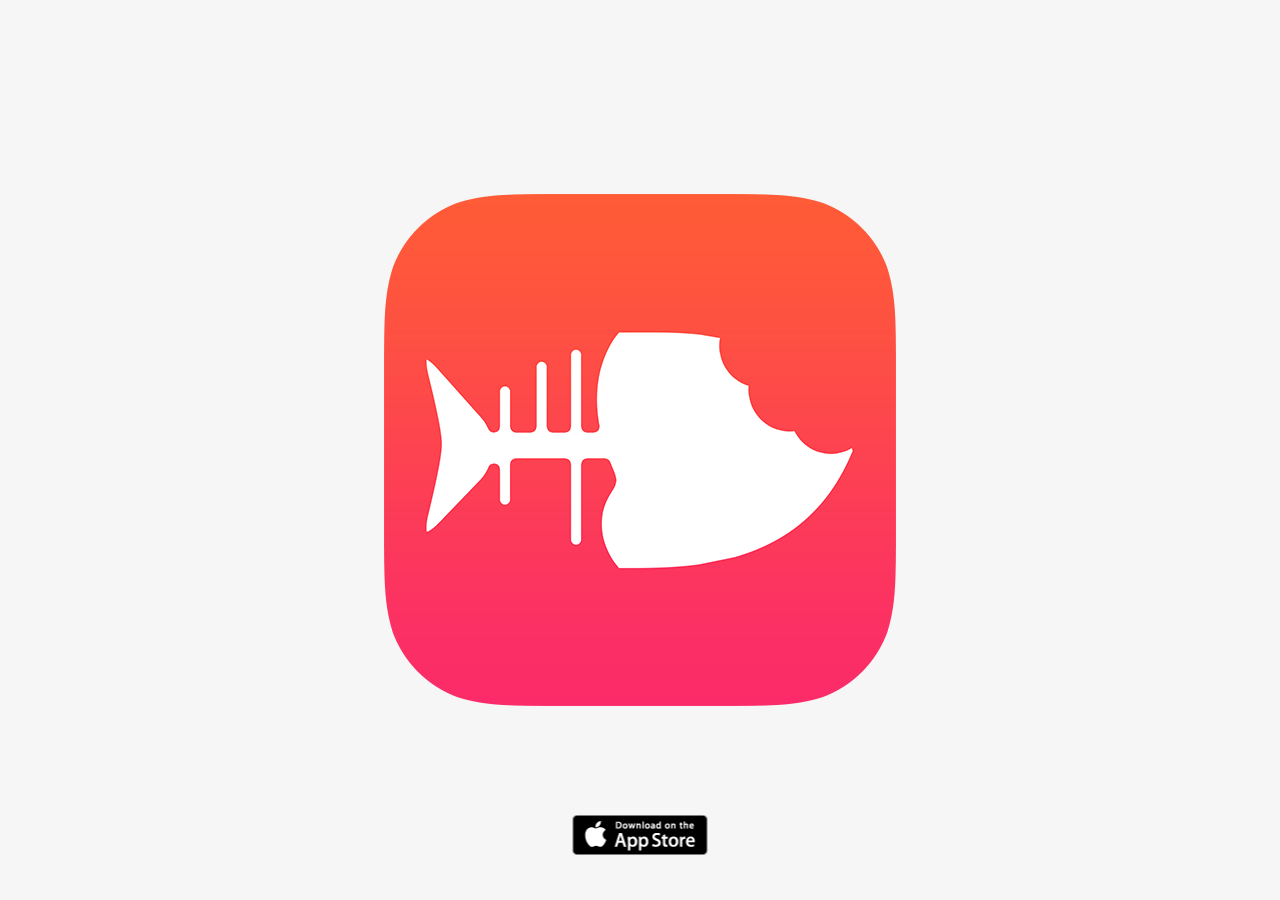
<file: index.html>
<!DOCTYPE html>
<html lang="da">
  <head>
    <meta charset="utf-8">
    <meta name="viewport" content="width=device-width, initial-scale=1.0"/>
    <title>Tilbagekaldt - Find ud af når en ko faktisk er en hest.</title>
    <meta name="description" content="Hold dig opdateret på fødevareskandaler fra din iPhone"/>
    <meta name="apple-itunes-app" content="app-id=879822761">

    <link rel="stylesheet" type="text/css" href="http://yui.yahooapis.com/pure/0.5.0/pure-min.css">
    <link rel="stylesheet" type="text/css" href="http://yui.yahooapis.com/pure/0.5.0/grids-responsive-min.css">
    <link rel="stylesheet" type="text/css" href="assets/css/style.css">
  </head>
  <body>

  <img class="pure-img icon" src="assets/img/icon.png">

  <a href="https://itunes.apple.com/us/app/tilbagekaldt/id879822761"><img class="pure-img badge" src="assets/img/app_store_badge.png"></a>

  </body>
</html>
</file>
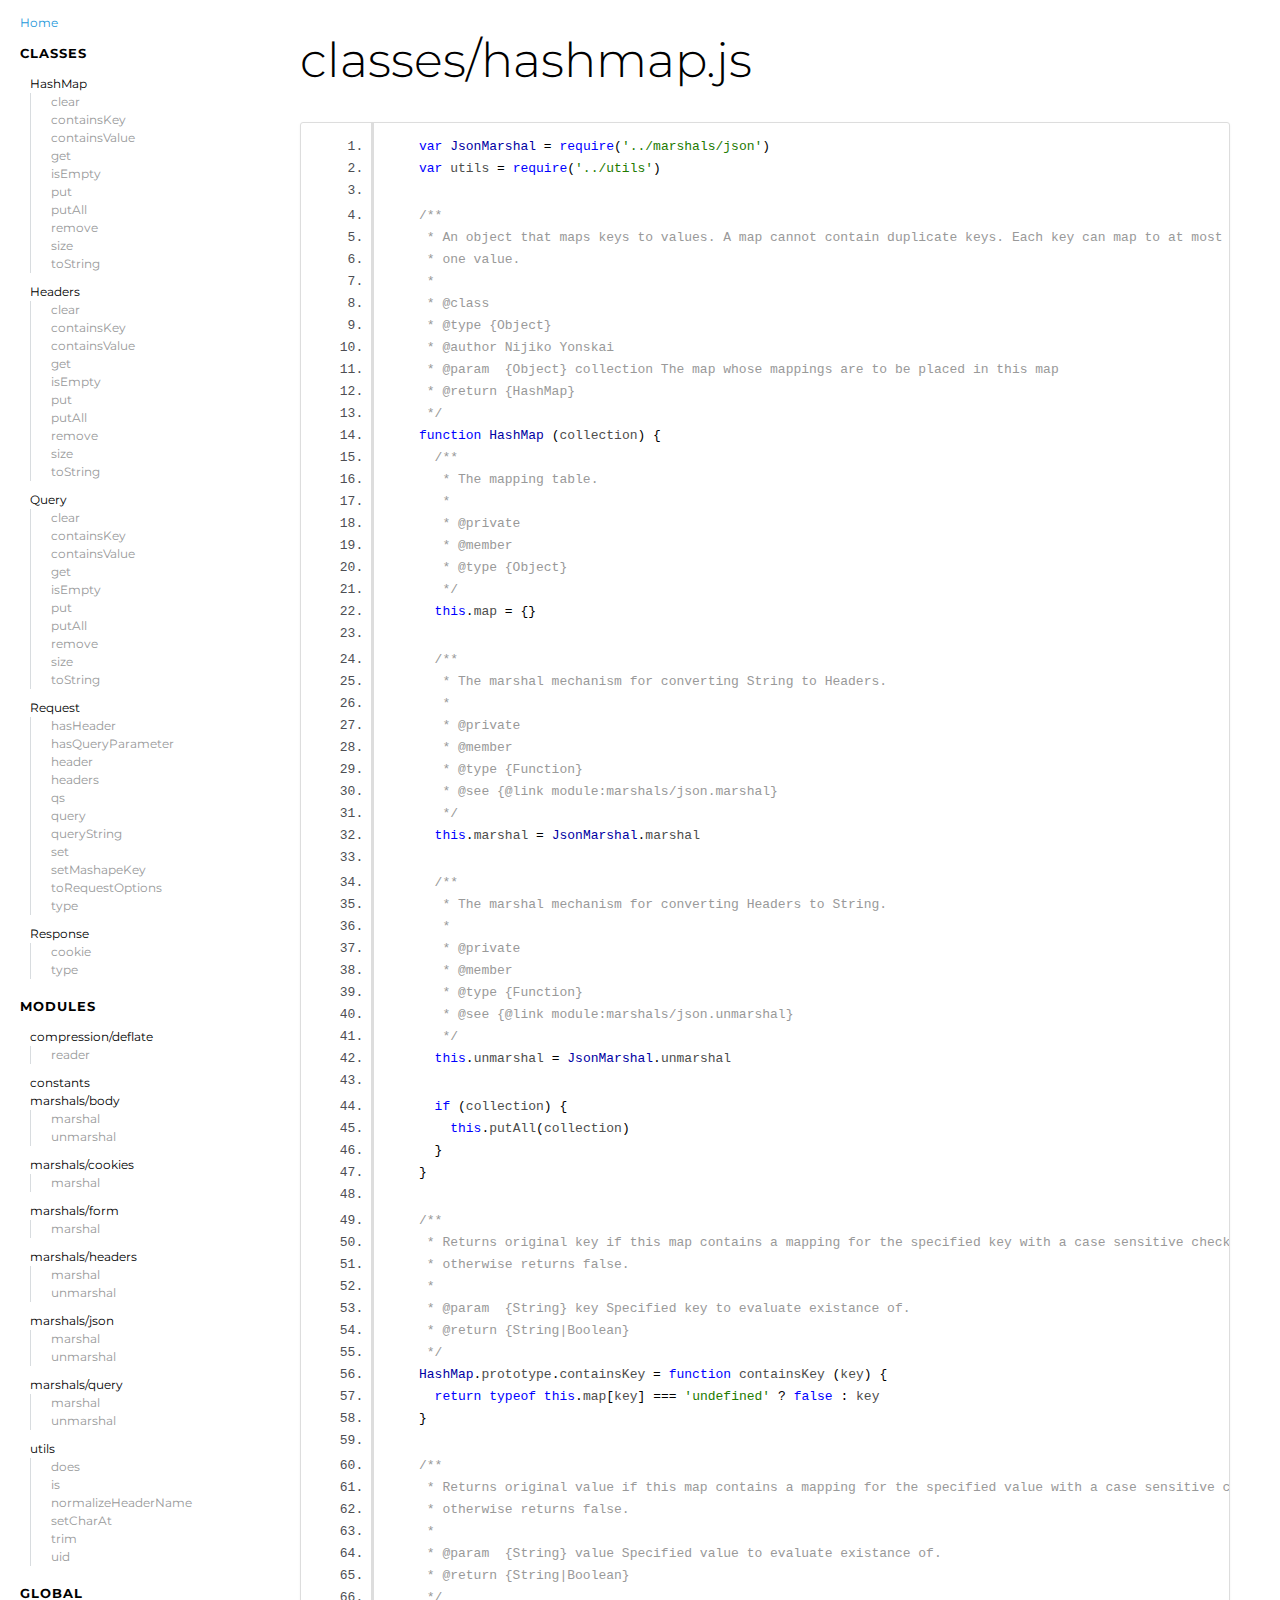
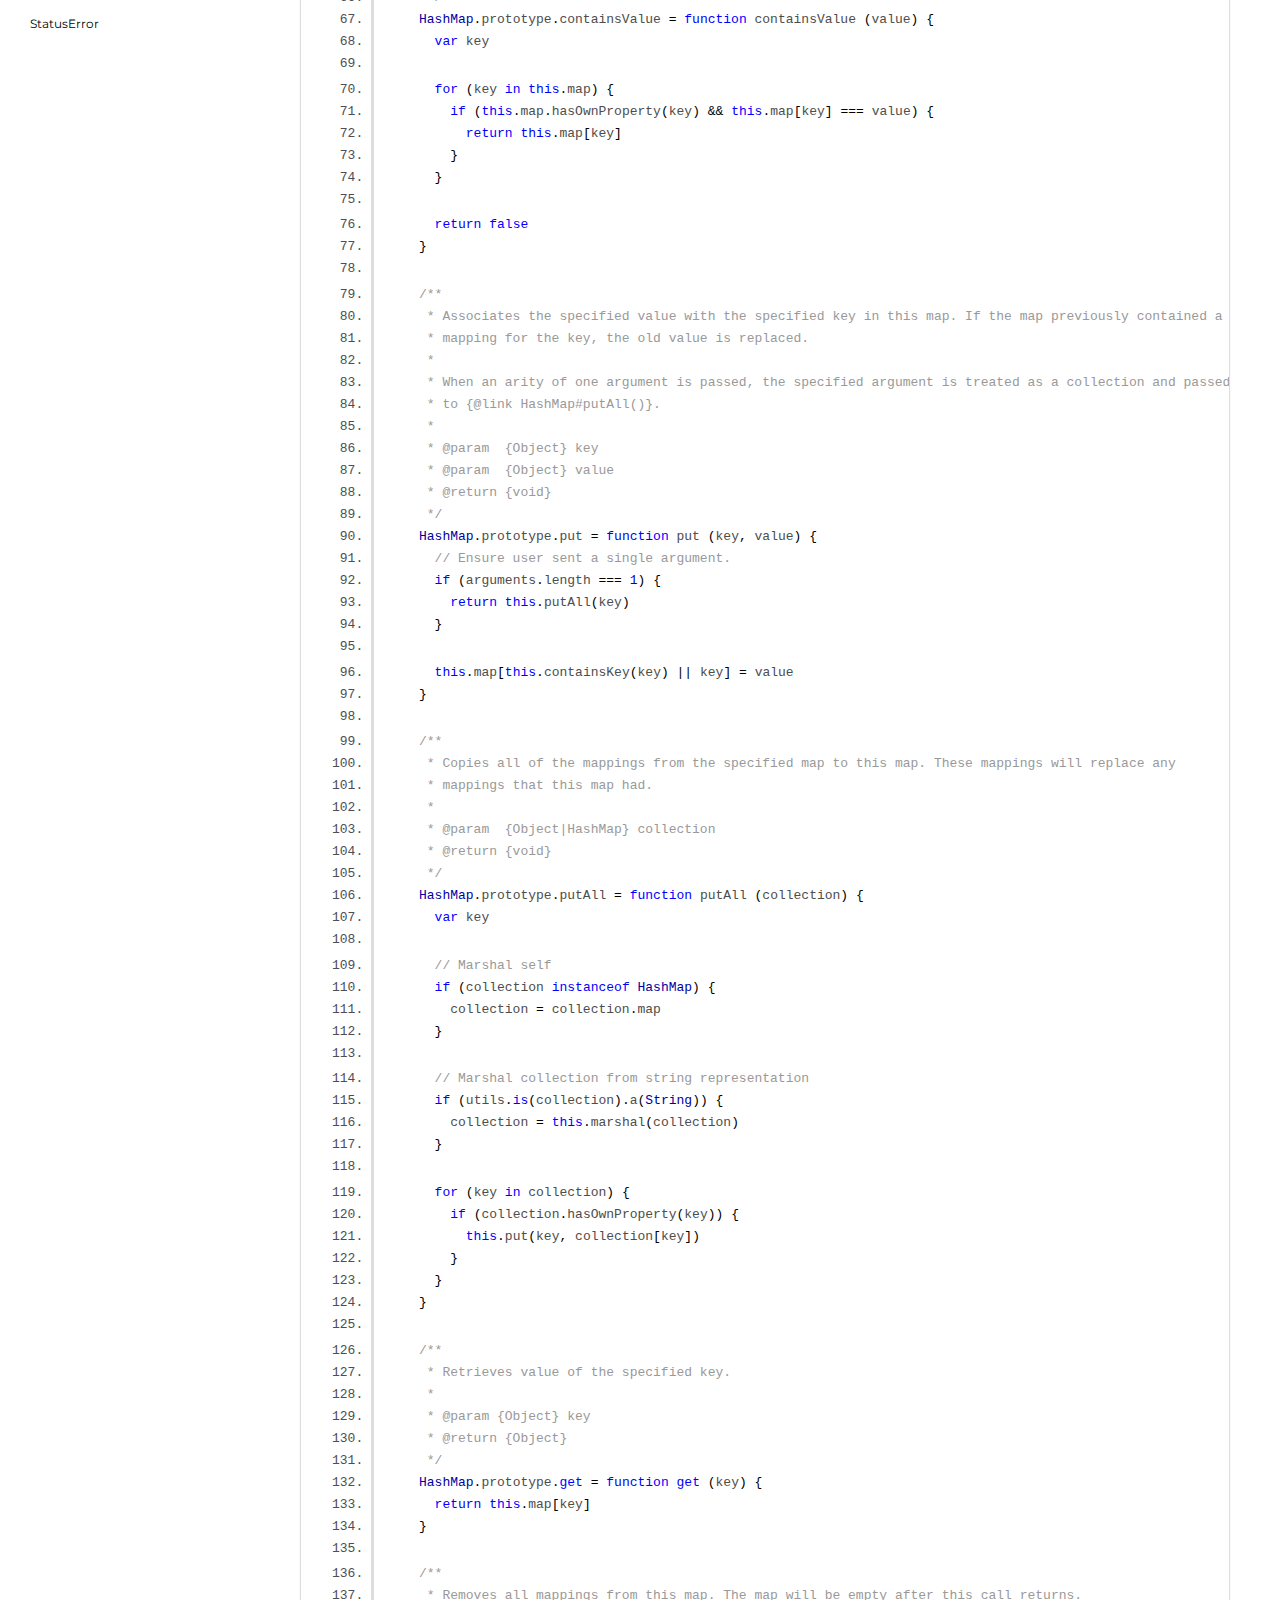
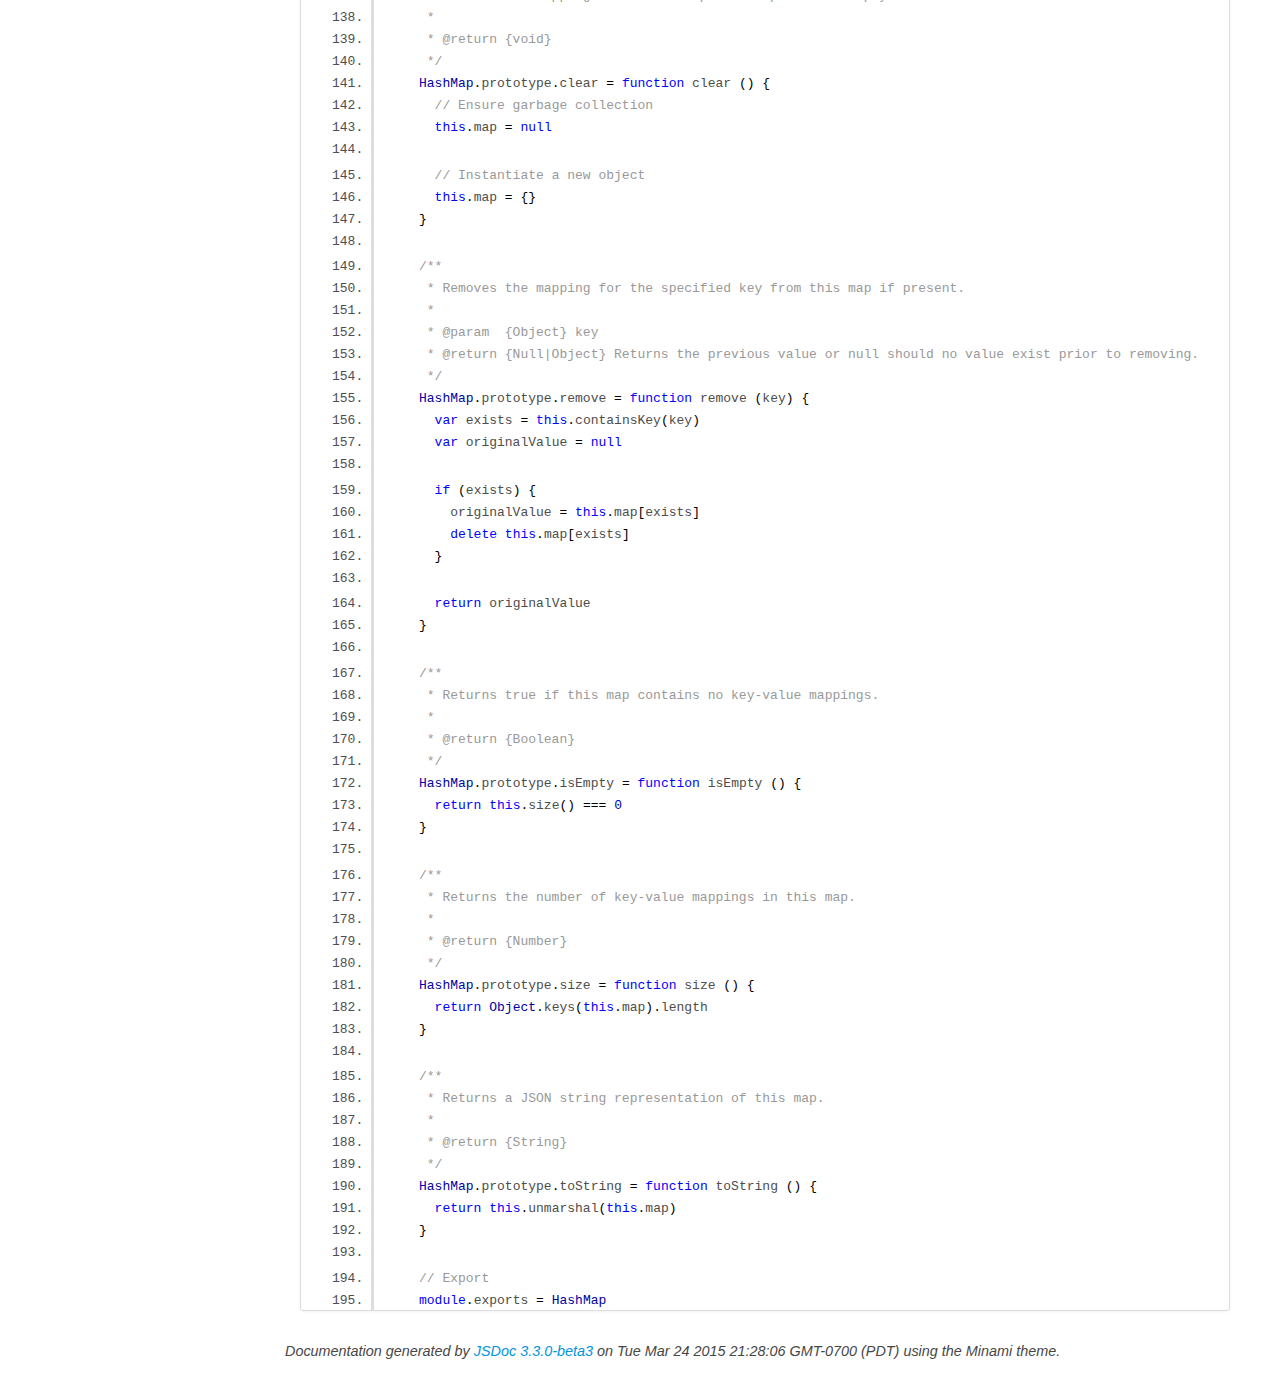
<file: Server/node_modules/unirest/docs/unirest/0.3.8/classes_hashmap.js.html>
<!DOCTYPE html>
<html lang="en">
<head>
    <meta charset="utf-8">
    <title>classes/hashmap.js - Documentation</title>

    <script src="scripts/prettify/prettify.js"></script>
    <script src="scripts/prettify/lang-css.js"></script>
    <!--[if lt IE 9]>
      <script src="//html5shiv.googlecode.com/svn/trunk/html5.js"></script>
    <![endif]-->
    <link type="text/css" rel="stylesheet" href="https://code.ionicframework.com/ionicons/2.0.1/css/ionicons.min.css">
    <link type="text/css" rel="stylesheet" href="styles/prettify-tomorrow.css">
    <link type="text/css" rel="stylesheet" href="styles/jsdoc-default.css">
</head>
<body>

<input type="checkbox" id="nav-trigger" class="nav-trigger" />
<label for="nav-trigger" class="navicon-button x">
  <div class="navicon"></div>
</label>

<label for="nav-trigger" class="overlay"></label>

<nav>
    <h2><a href="index.html">Home</a></h2><h3>Classes</h3><ul><li><a href="HashMap.html">HashMap</a><ul class='methods'><li data-type='method'><a href="HashMap.html#clear">clear</a></li><li data-type='method'><a href="HashMap.html#containsKey">containsKey</a></li><li data-type='method'><a href="HashMap.html#containsValue">containsValue</a></li><li data-type='method'><a href="HashMap.html#get">get</a></li><li data-type='method'><a href="HashMap.html#isEmpty">isEmpty</a></li><li data-type='method'><a href="HashMap.html#put">put</a></li><li data-type='method'><a href="HashMap.html#putAll">putAll</a></li><li data-type='method'><a href="HashMap.html#remove">remove</a></li><li data-type='method'><a href="HashMap.html#size">size</a></li><li data-type='method'><a href="HashMap.html#toString">toString</a></li></ul></li><li><a href="Headers.html">Headers</a><ul class='methods'><li data-type='method'><a href="Headers.html#clear">clear</a></li><li data-type='method'><a href="Headers.html#containsKey">containsKey</a></li><li data-type='method'><a href="Headers.html#containsValue">containsValue</a></li><li data-type='method'><a href="Headers.html#get">get</a></li><li data-type='method'><a href="Headers.html#isEmpty">isEmpty</a></li><li data-type='method'><a href="Headers.html#put">put</a></li><li data-type='method'><a href="Headers.html#putAll">putAll</a></li><li data-type='method'><a href="Headers.html#remove">remove</a></li><li data-type='method'><a href="Headers.html#size">size</a></li><li data-type='method'><a href="Headers.html#toString">toString</a></li></ul></li><li><a href="Query.html">Query</a><ul class='methods'><li data-type='method'><a href="Query.html#clear">clear</a></li><li data-type='method'><a href="Query.html#containsKey">containsKey</a></li><li data-type='method'><a href="Query.html#containsValue">containsValue</a></li><li data-type='method'><a href="Query.html#get">get</a></li><li data-type='method'><a href="Query.html#isEmpty">isEmpty</a></li><li data-type='method'><a href="Query.html#put">put</a></li><li data-type='method'><a href="Query.html#putAll">putAll</a></li><li data-type='method'><a href="Query.html#remove">remove</a></li><li data-type='method'><a href="Query.html#size">size</a></li><li data-type='method'><a href="Query.html#toString">toString</a></li></ul></li><li><a href="Request.html">Request</a><ul class='methods'><li data-type='method'><a href="Request.html#hasHeader">hasHeader</a></li><li data-type='method'><a href="Request.html#hasQueryParameter">hasQueryParameter</a></li><li data-type='method'><a href="Request.html#header">header</a></li><li data-type='method'><a href="Request.html#headers">headers</a></li><li data-type='method'><a href="Request.html#qs">qs</a></li><li data-type='method'><a href="Request.html#query">query</a></li><li data-type='method'><a href="Request.html#queryString">queryString</a></li><li data-type='method'><a href="Request.html#set">set</a></li><li data-type='method'><a href="Request.html#setMashapeKey">setMashapeKey</a></li><li data-type='method'><a href="Request.html#toRequestOptions">toRequestOptions</a></li><li data-type='method'><a href="Request.html#type">type</a></li></ul></li><li><a href="Response.html">Response</a><ul class='methods'><li data-type='method'><a href="Response.html#cookie">cookie</a></li><li data-type='method'><a href="Response.html#type">type</a></li></ul></li></ul><h3>Modules</h3><ul><li><a href="module-compression_deflate.html">compression/deflate</a><ul class='methods'><li data-type='method'><a href="module-compression_deflate.html#.reader">reader</a></li></ul></li><li><a href="module-constants.html">constants</a></li><li><a href="module-marshals_body.html">marshals/body</a><ul class='methods'><li data-type='method'><a href="module-marshals_body.html#.marshal">marshal</a></li><li data-type='method'><a href="module-marshals_body.html#.unmarshal">unmarshal</a></li></ul></li><li><a href="module-marshals_cookies.html">marshals/cookies</a><ul class='methods'><li data-type='method'><a href="module-marshals_cookies.html#.marshal">marshal</a></li></ul></li><li><a href="module-marshals_form.html">marshals/form</a><ul class='methods'><li data-type='method'><a href="module-marshals_form.html#.marshal">marshal</a></li></ul></li><li><a href="module-marshals_headers.html">marshals/headers</a><ul class='methods'><li data-type='method'><a href="module-marshals_headers.html#.marshal">marshal</a></li><li data-type='method'><a href="module-marshals_headers.html#.unmarshal">unmarshal</a></li></ul></li><li><a href="module-marshals_json.html">marshals/json</a><ul class='methods'><li data-type='method'><a href="module-marshals_json.html#.marshal">marshal</a></li><li data-type='method'><a href="module-marshals_json.html#.unmarshal">unmarshal</a></li></ul></li><li><a href="module-marshals_query.html">marshals/query</a><ul class='methods'><li data-type='method'><a href="module-marshals_query.html#.marshal">marshal</a></li><li data-type='method'><a href="module-marshals_query.html#.unmarshal">unmarshal</a></li></ul></li><li><a href="module-utils.html">utils</a><ul class='methods'><li data-type='method'><a href="module-utils.html#.does">does</a></li><li data-type='method'><a href="module-utils.html#.is">is</a></li><li data-type='method'><a href="module-utils.html#.normalizeHeaderName">normalizeHeaderName</a></li><li data-type='method'><a href="module-utils.html#.setCharAt">setCharAt</a></li><li data-type='method'><a href="module-utils.html#.trim">trim</a></li><li data-type='method'><a href="module-utils.html#.uid">uid</a></li></ul></li></ul><h3>Global</h3><ul><li><a href="global.html#StatusError">StatusError</a></li></ul>
</nav>

<div id="main">
    
    <h1 class="page-title">classes/hashmap.js</h1>
    

    



    
    <section>
        <article>
            <pre class="prettyprint source linenums"><code>var JsonMarshal = require('../marshals/json')
var utils = require('../utils')

/**
 * An object that maps keys to values. A map cannot contain duplicate keys. Each key can map to at most
 * one value.
 *
 * @class
 * @type {Object}
 * @author Nijiko Yonskai
 * @param  {Object} collection The map whose mappings are to be placed in this map
 * @return {HashMap}
 */
function HashMap (collection) {
  /**
   * The mapping table.
   *
   * @private
   * @member
   * @type {Object}
   */
  this.map = {}

  /**
   * The marshal mechanism for converting String to Headers.
   *
   * @private
   * @member
   * @type {Function}
   * @see {@link module:marshals/json.marshal}
   */
  this.marshal = JsonMarshal.marshal

  /**
   * The marshal mechanism for converting Headers to String.
   *
   * @private
   * @member
   * @type {Function}
   * @see {@link module:marshals/json.unmarshal}
   */
  this.unmarshal = JsonMarshal.unmarshal

  if (collection) {
    this.putAll(collection)
  }
}

/**
 * Returns original key if this map contains a mapping for the specified key with a case sensitive check,
 * otherwise returns false.
 *
 * @param  {String} key Specified key to evaluate existance of.
 * @return {String|Boolean}
 */
HashMap.prototype.containsKey = function containsKey (key) {
  return typeof this.map[key] === 'undefined' ? false : key
}

/**
 * Returns original value if this map contains a mapping for the specified value with a case sensitive check,
 * otherwise returns false.
 *
 * @param  {String} value Specified value to evaluate existance of.
 * @return {String|Boolean}
 */
HashMap.prototype.containsValue = function containsValue (value) {
  var key

  for (key in this.map) {
    if (this.map.hasOwnProperty(key) &amp;&amp; this.map[key] === value) {
      return this.map[key]
    }
  }

  return false
}

/**
 * Associates the specified value with the specified key in this map. If the map previously contained a
 * mapping for the key, the old value is replaced.
 *
 * When an arity of one argument is passed, the specified argument is treated as a collection and passed
 * to {@link HashMap#putAll()}.
 *
 * @param  {Object} key
 * @param  {Object} value
 * @return {void}
 */
HashMap.prototype.put = function put (key, value) {
  // Ensure user sent a single argument.
  if (arguments.length === 1) {
    return this.putAll(key)
  }

  this.map[this.containsKey(key) || key] = value
}

/**
 * Copies all of the mappings from the specified map to this map. These mappings will replace any
 * mappings that this map had.
 *
 * @param  {Object|HashMap} collection
 * @return {void}
 */
HashMap.prototype.putAll = function putAll (collection) {
  var key

  // Marshal self
  if (collection instanceof HashMap) {
    collection = collection.map
  }

  // Marshal collection from string representation
  if (utils.is(collection).a(String)) {
    collection = this.marshal(collection)
  }

  for (key in collection) {
    if (collection.hasOwnProperty(key)) {
      this.put(key, collection[key])
    }
  }
}

/**
 * Retrieves value of the specified key.
 *
 * @param {Object} key
 * @return {Object}
 */
HashMap.prototype.get = function get (key) {
  return this.map[key]
}

/**
 * Removes all mappings from this map. The map will be empty after this call returns.
 *
 * @return {void}
 */
HashMap.prototype.clear = function clear () {
  // Ensure garbage collection
  this.map = null

  // Instantiate a new object
  this.map = {}
}

/**
 * Removes the mapping for the specified key from this map if present.
 *
 * @param  {Object} key
 * @return {Null|Object} Returns the previous value or null should no value exist prior to removing.
 */
HashMap.prototype.remove = function remove (key) {
  var exists = this.containsKey(key)
  var originalValue = null

  if (exists) {
    originalValue = this.map[exists]
    delete this.map[exists]
  }

  return originalValue
}

/**
 * Returns true if this map contains no key-value mappings.
 *
 * @return {Boolean}
 */
HashMap.prototype.isEmpty = function isEmpty () {
  return this.size() === 0
}

/**
 * Returns the number of key-value mappings in this map.
 *
 * @return {Number}
 */
HashMap.prototype.size = function size () {
  return Object.keys(this.map).length
}

/**
 * Returns a JSON string representation of this map.
 *
 * @return {String}
 */
HashMap.prototype.toString = function toString () {
  return this.unmarshal(this.map)
}

// Export
module.exports = HashMap</code></pre>
        </article>
    </section>




</div>

<br class="clear">

<footer>
    Documentation generated by <a href="https://github.com/jsdoc3/jsdoc">JSDoc 3.3.0-beta3</a> on Tue Mar 24 2015 21:28:06 GMT-0700 (PDT) using the Minami theme.
</footer>

<script>prettyPrint();</script>
<script src="scripts/linenumber.js"></script>
</body>
</html>
</file>
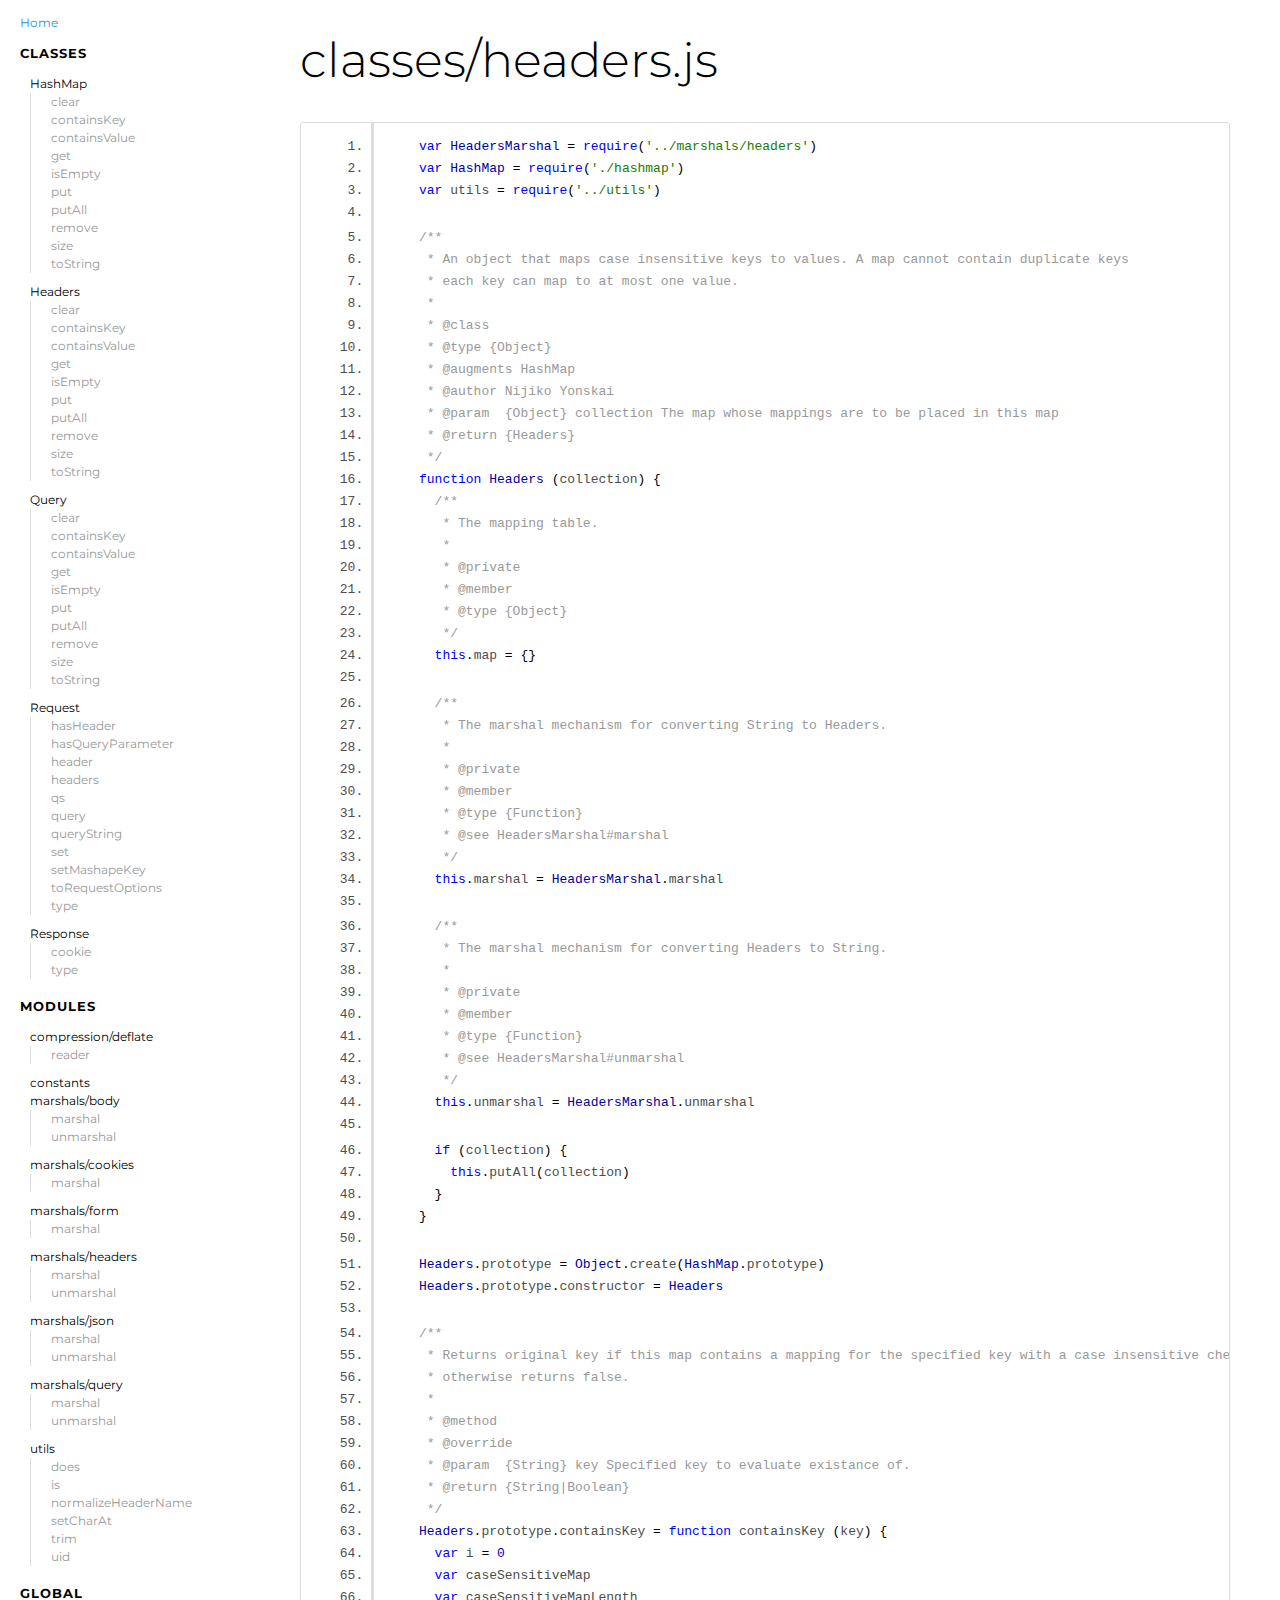
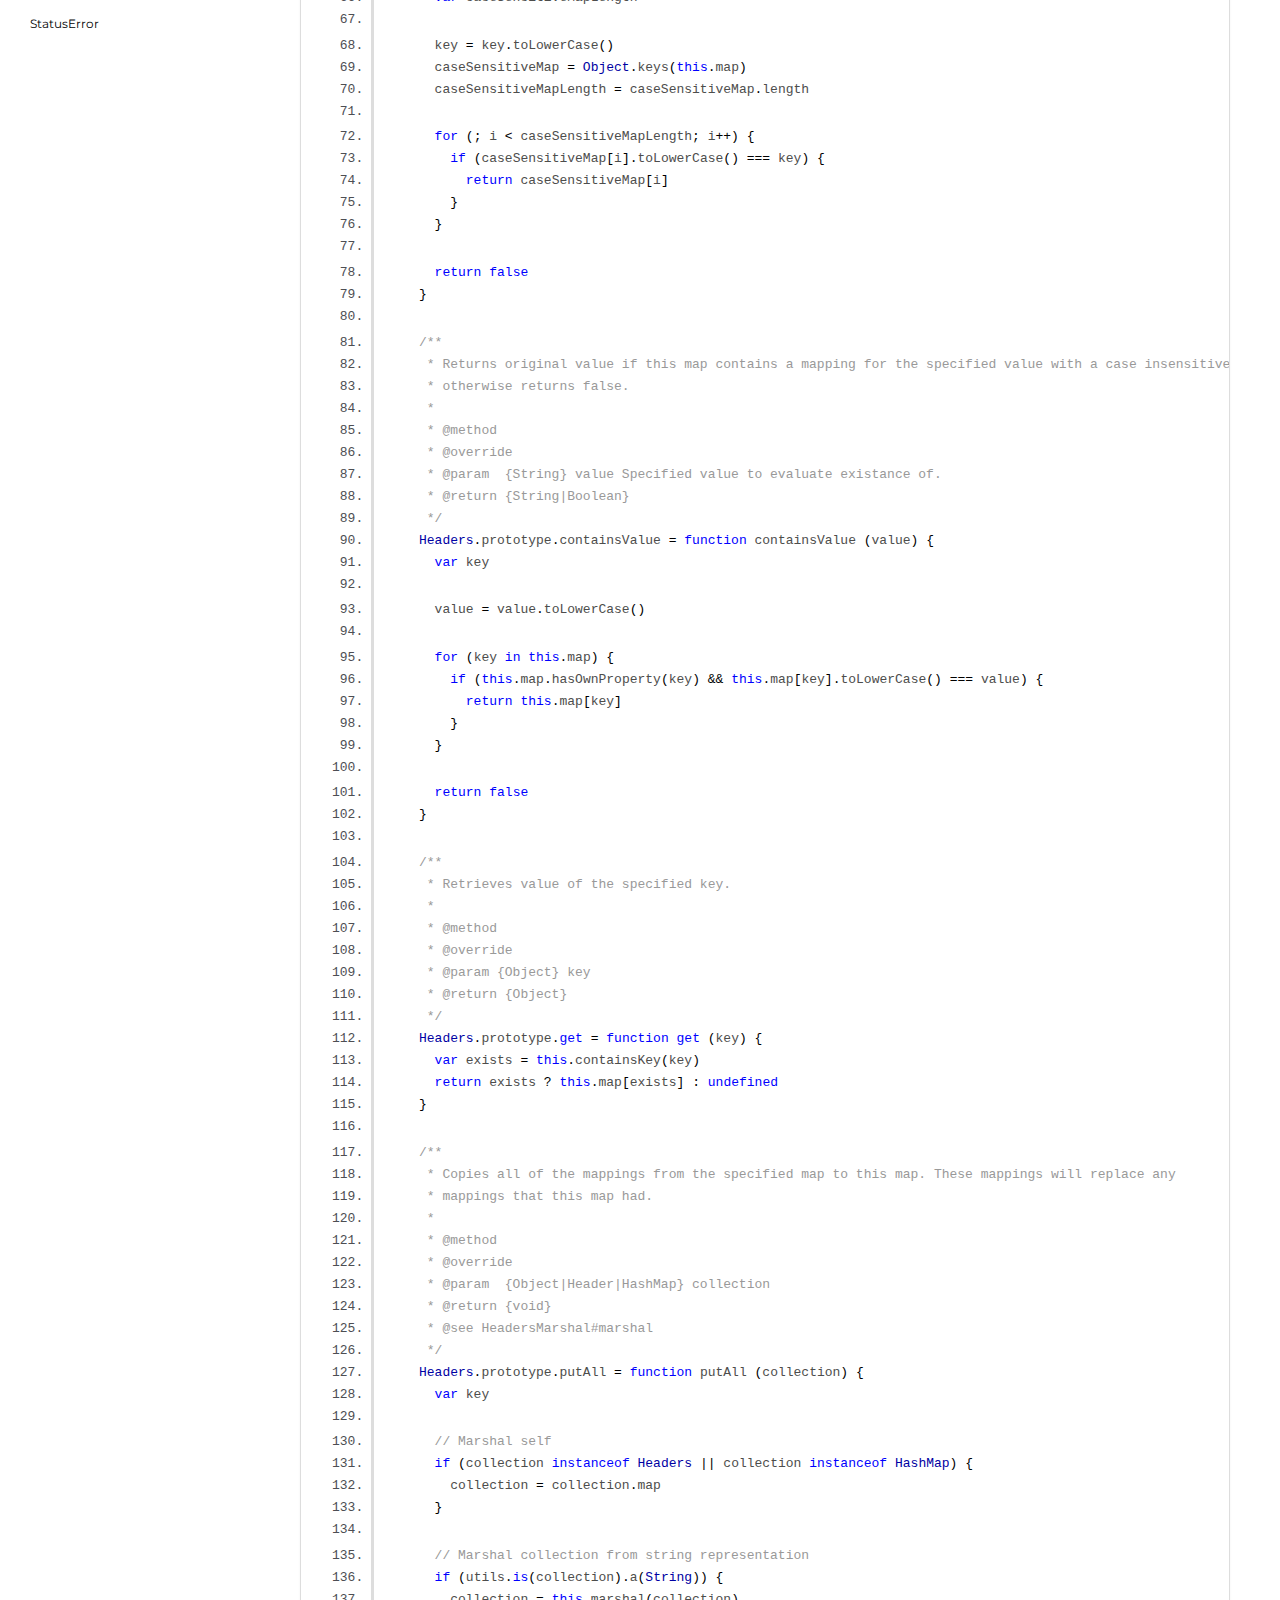
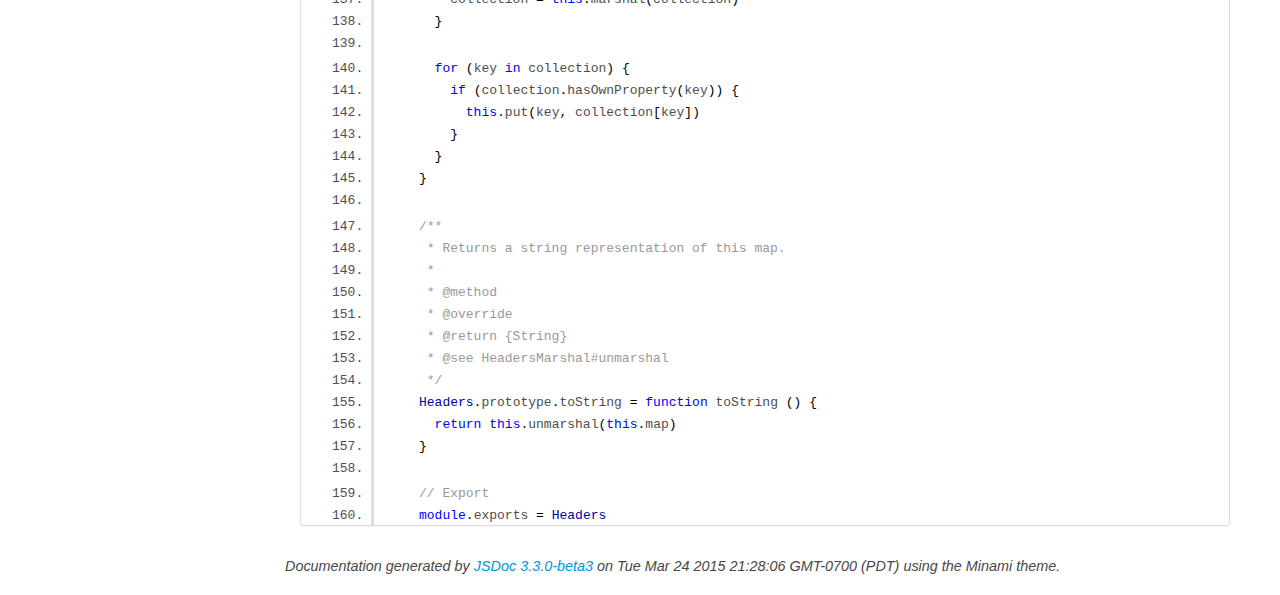
<file: Server/node_modules/unirest/docs/unirest/0.3.8/classes_headers.js.html>
<!DOCTYPE html>
<html lang="en">
<head>
    <meta charset="utf-8">
    <title>classes/headers.js - Documentation</title>

    <script src="scripts/prettify/prettify.js"></script>
    <script src="scripts/prettify/lang-css.js"></script>
    <!--[if lt IE 9]>
      <script src="//html5shiv.googlecode.com/svn/trunk/html5.js"></script>
    <![endif]-->
    <link type="text/css" rel="stylesheet" href="https://code.ionicframework.com/ionicons/2.0.1/css/ionicons.min.css">
    <link type="text/css" rel="stylesheet" href="styles/prettify-tomorrow.css">
    <link type="text/css" rel="stylesheet" href="styles/jsdoc-default.css">
</head>
<body>

<input type="checkbox" id="nav-trigger" class="nav-trigger" />
<label for="nav-trigger" class="navicon-button x">
  <div class="navicon"></div>
</label>

<label for="nav-trigger" class="overlay"></label>

<nav>
    <h2><a href="index.html">Home</a></h2><h3>Classes</h3><ul><li><a href="HashMap.html">HashMap</a><ul class='methods'><li data-type='method'><a href="HashMap.html#clear">clear</a></li><li data-type='method'><a href="HashMap.html#containsKey">containsKey</a></li><li data-type='method'><a href="HashMap.html#containsValue">containsValue</a></li><li data-type='method'><a href="HashMap.html#get">get</a></li><li data-type='method'><a href="HashMap.html#isEmpty">isEmpty</a></li><li data-type='method'><a href="HashMap.html#put">put</a></li><li data-type='method'><a href="HashMap.html#putAll">putAll</a></li><li data-type='method'><a href="HashMap.html#remove">remove</a></li><li data-type='method'><a href="HashMap.html#size">size</a></li><li data-type='method'><a href="HashMap.html#toString">toString</a></li></ul></li><li><a href="Headers.html">Headers</a><ul class='methods'><li data-type='method'><a href="Headers.html#clear">clear</a></li><li data-type='method'><a href="Headers.html#containsKey">containsKey</a></li><li data-type='method'><a href="Headers.html#containsValue">containsValue</a></li><li data-type='method'><a href="Headers.html#get">get</a></li><li data-type='method'><a href="Headers.html#isEmpty">isEmpty</a></li><li data-type='method'><a href="Headers.html#put">put</a></li><li data-type='method'><a href="Headers.html#putAll">putAll</a></li><li data-type='method'><a href="Headers.html#remove">remove</a></li><li data-type='method'><a href="Headers.html#size">size</a></li><li data-type='method'><a href="Headers.html#toString">toString</a></li></ul></li><li><a href="Query.html">Query</a><ul class='methods'><li data-type='method'><a href="Query.html#clear">clear</a></li><li data-type='method'><a href="Query.html#containsKey">containsKey</a></li><li data-type='method'><a href="Query.html#containsValue">containsValue</a></li><li data-type='method'><a href="Query.html#get">get</a></li><li data-type='method'><a href="Query.html#isEmpty">isEmpty</a></li><li data-type='method'><a href="Query.html#put">put</a></li><li data-type='method'><a href="Query.html#putAll">putAll</a></li><li data-type='method'><a href="Query.html#remove">remove</a></li><li data-type='method'><a href="Query.html#size">size</a></li><li data-type='method'><a href="Query.html#toString">toString</a></li></ul></li><li><a href="Request.html">Request</a><ul class='methods'><li data-type='method'><a href="Request.html#hasHeader">hasHeader</a></li><li data-type='method'><a href="Request.html#hasQueryParameter">hasQueryParameter</a></li><li data-type='method'><a href="Request.html#header">header</a></li><li data-type='method'><a href="Request.html#headers">headers</a></li><li data-type='method'><a href="Request.html#qs">qs</a></li><li data-type='method'><a href="Request.html#query">query</a></li><li data-type='method'><a href="Request.html#queryString">queryString</a></li><li data-type='method'><a href="Request.html#set">set</a></li><li data-type='method'><a href="Request.html#setMashapeKey">setMashapeKey</a></li><li data-type='method'><a href="Request.html#toRequestOptions">toRequestOptions</a></li><li data-type='method'><a href="Request.html#type">type</a></li></ul></li><li><a href="Response.html">Response</a><ul class='methods'><li data-type='method'><a href="Response.html#cookie">cookie</a></li><li data-type='method'><a href="Response.html#type">type</a></li></ul></li></ul><h3>Modules</h3><ul><li><a href="module-compression_deflate.html">compression/deflate</a><ul class='methods'><li data-type='method'><a href="module-compression_deflate.html#.reader">reader</a></li></ul></li><li><a href="module-constants.html">constants</a></li><li><a href="module-marshals_body.html">marshals/body</a><ul class='methods'><li data-type='method'><a href="module-marshals_body.html#.marshal">marshal</a></li><li data-type='method'><a href="module-marshals_body.html#.unmarshal">unmarshal</a></li></ul></li><li><a href="module-marshals_cookies.html">marshals/cookies</a><ul class='methods'><li data-type='method'><a href="module-marshals_cookies.html#.marshal">marshal</a></li></ul></li><li><a href="module-marshals_form.html">marshals/form</a><ul class='methods'><li data-type='method'><a href="module-marshals_form.html#.marshal">marshal</a></li></ul></li><li><a href="module-marshals_headers.html">marshals/headers</a><ul class='methods'><li data-type='method'><a href="module-marshals_headers.html#.marshal">marshal</a></li><li data-type='method'><a href="module-marshals_headers.html#.unmarshal">unmarshal</a></li></ul></li><li><a href="module-marshals_json.html">marshals/json</a><ul class='methods'><li data-type='method'><a href="module-marshals_json.html#.marshal">marshal</a></li><li data-type='method'><a href="module-marshals_json.html#.unmarshal">unmarshal</a></li></ul></li><li><a href="module-marshals_query.html">marshals/query</a><ul class='methods'><li data-type='method'><a href="module-marshals_query.html#.marshal">marshal</a></li><li data-type='method'><a href="module-marshals_query.html#.unmarshal">unmarshal</a></li></ul></li><li><a href="module-utils.html">utils</a><ul class='methods'><li data-type='method'><a href="module-utils.html#.does">does</a></li><li data-type='method'><a href="module-utils.html#.is">is</a></li><li data-type='method'><a href="module-utils.html#.normalizeHeaderName">normalizeHeaderName</a></li><li data-type='method'><a href="module-utils.html#.setCharAt">setCharAt</a></li><li data-type='method'><a href="module-utils.html#.trim">trim</a></li><li data-type='method'><a href="module-utils.html#.uid">uid</a></li></ul></li></ul><h3>Global</h3><ul><li><a href="global.html#StatusError">StatusError</a></li></ul>
</nav>

<div id="main">
    
    <h1 class="page-title">classes/headers.js</h1>
    

    



    
    <section>
        <article>
            <pre class="prettyprint source linenums"><code>var HeadersMarshal = require('../marshals/headers')
var HashMap = require('./hashmap')
var utils = require('../utils')

/**
 * An object that maps case insensitive keys to values. A map cannot contain duplicate keys
 * each key can map to at most one value.
 *
 * @class
 * @type {Object}
 * @augments HashMap
 * @author Nijiko Yonskai
 * @param  {Object} collection The map whose mappings are to be placed in this map
 * @return {Headers}
 */
function Headers (collection) {
  /**
   * The mapping table.
   *
   * @private
   * @member
   * @type {Object}
   */
  this.map = {}

  /**
   * The marshal mechanism for converting String to Headers.
   *
   * @private
   * @member
   * @type {Function}
   * @see HeadersMarshal#marshal
   */
  this.marshal = HeadersMarshal.marshal

  /**
   * The marshal mechanism for converting Headers to String.
   *
   * @private
   * @member
   * @type {Function}
   * @see HeadersMarshal#unmarshal
   */
  this.unmarshal = HeadersMarshal.unmarshal

  if (collection) {
    this.putAll(collection)
  }
}

Headers.prototype = Object.create(HashMap.prototype)
Headers.prototype.constructor = Headers

/**
 * Returns original key if this map contains a mapping for the specified key with a case insensitive check,
 * otherwise returns false.
 *
 * @method
 * @override
 * @param  {String} key Specified key to evaluate existance of.
 * @return {String|Boolean}
 */
Headers.prototype.containsKey = function containsKey (key) {
  var i = 0
  var caseSensitiveMap
  var caseSensitiveMapLength

  key = key.toLowerCase()
  caseSensitiveMap = Object.keys(this.map)
  caseSensitiveMapLength = caseSensitiveMap.length

  for (; i &lt; caseSensitiveMapLength; i++) {
    if (caseSensitiveMap[i].toLowerCase() === key) {
      return caseSensitiveMap[i]
    }
  }

  return false
}

/**
 * Returns original value if this map contains a mapping for the specified value with a case insensitive check,
 * otherwise returns false.
 *
 * @method
 * @override
 * @param  {String} value Specified value to evaluate existance of.
 * @return {String|Boolean}
 */
Headers.prototype.containsValue = function containsValue (value) {
  var key

  value = value.toLowerCase()

  for (key in this.map) {
    if (this.map.hasOwnProperty(key) &amp;&amp; this.map[key].toLowerCase() === value) {
      return this.map[key]
    }
  }

  return false
}

/**
 * Retrieves value of the specified key.
 *
 * @method
 * @override
 * @param {Object} key
 * @return {Object}
 */
Headers.prototype.get = function get (key) {
  var exists = this.containsKey(key)
  return exists ? this.map[exists] : undefined
}

/**
 * Copies all of the mappings from the specified map to this map. These mappings will replace any
 * mappings that this map had.
 *
 * @method
 * @override
 * @param  {Object|Header|HashMap} collection
 * @return {void}
 * @see HeadersMarshal#marshal
 */
Headers.prototype.putAll = function putAll (collection) {
  var key

  // Marshal self
  if (collection instanceof Headers || collection instanceof HashMap) {
    collection = collection.map
  }

  // Marshal collection from string representation
  if (utils.is(collection).a(String)) {
    collection = this.marshal(collection)
  }

  for (key in collection) {
    if (collection.hasOwnProperty(key)) {
      this.put(key, collection[key])
    }
  }
}

/**
 * Returns a string representation of this map.
 *
 * @method
 * @override
 * @return {String}
 * @see HeadersMarshal#unmarshal
 */
Headers.prototype.toString = function toString () {
  return this.unmarshal(this.map)
}

// Export
module.exports = Headers</code></pre>
        </article>
    </section>




</div>

<br class="clear">

<footer>
    Documentation generated by <a href="https://github.com/jsdoc3/jsdoc">JSDoc 3.3.0-beta3</a> on Tue Mar 24 2015 21:28:06 GMT-0700 (PDT) using the Minami theme.
</footer>

<script>prettyPrint();</script>
<script src="scripts/linenumber.js"></script>
</body>
</html>
</file>
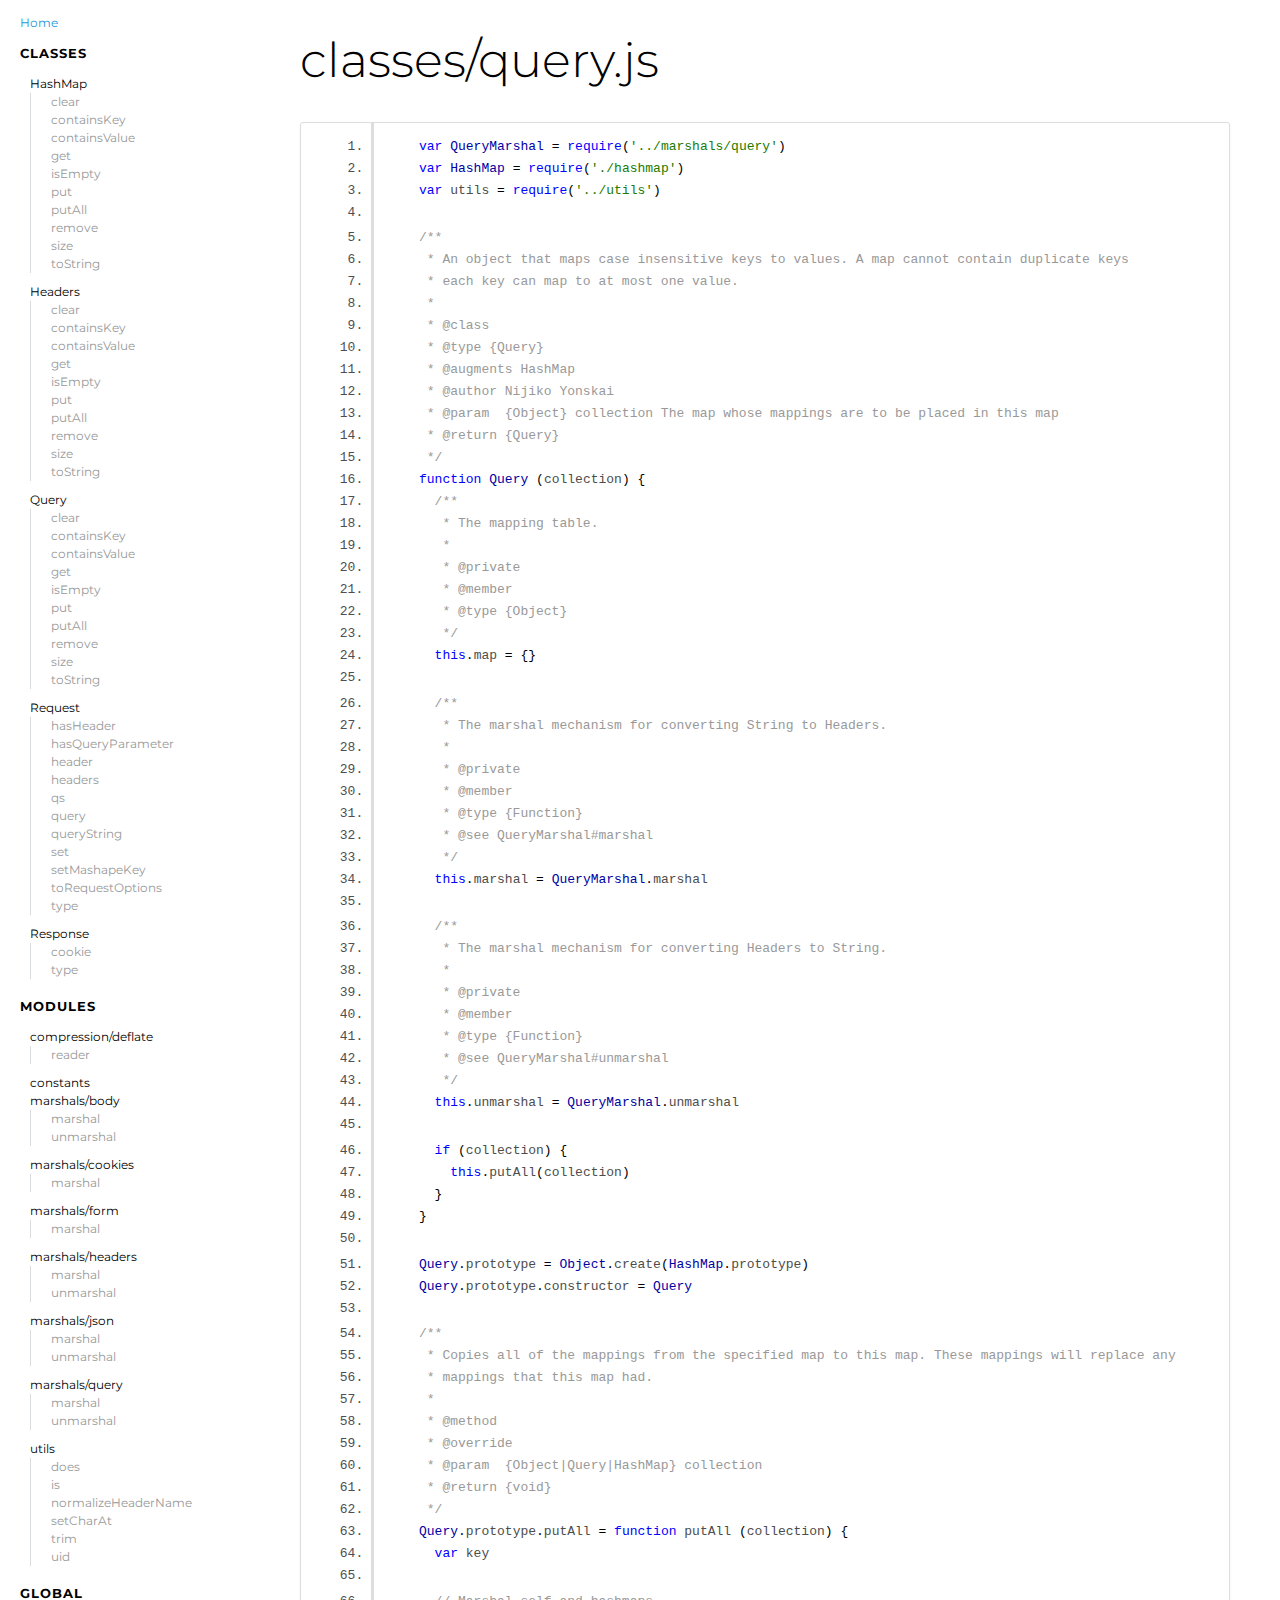
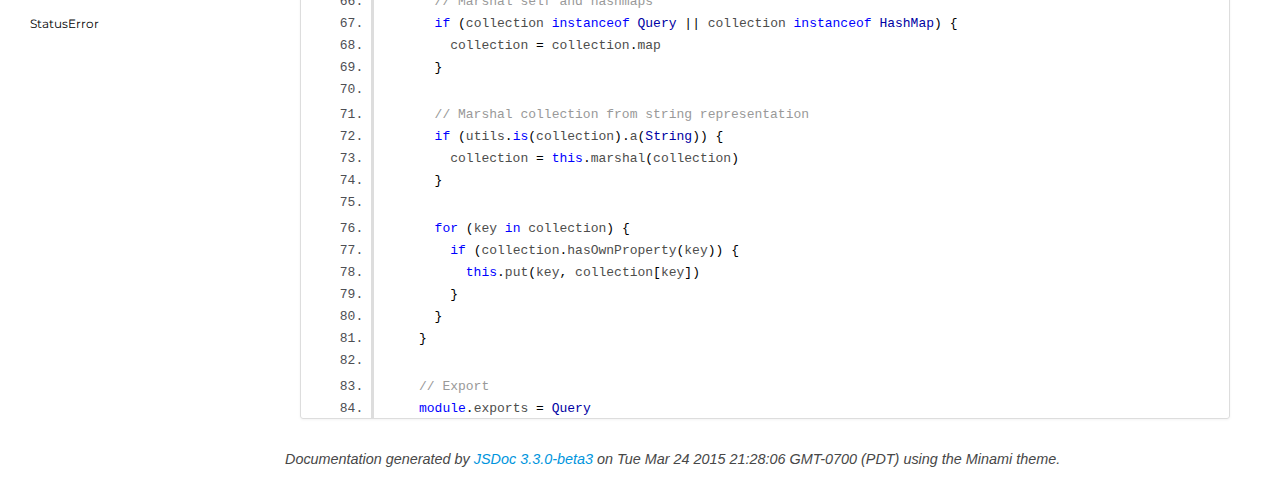
<file: Server/node_modules/unirest/docs/unirest/0.3.8/classes_query.js.html>
<!DOCTYPE html>
<html lang="en">
<head>
    <meta charset="utf-8">
    <title>classes/query.js - Documentation</title>

    <script src="scripts/prettify/prettify.js"></script>
    <script src="scripts/prettify/lang-css.js"></script>
    <!--[if lt IE 9]>
      <script src="//html5shiv.googlecode.com/svn/trunk/html5.js"></script>
    <![endif]-->
    <link type="text/css" rel="stylesheet" href="https://code.ionicframework.com/ionicons/2.0.1/css/ionicons.min.css">
    <link type="text/css" rel="stylesheet" href="styles/prettify-tomorrow.css">
    <link type="text/css" rel="stylesheet" href="styles/jsdoc-default.css">
</head>
<body>

<input type="checkbox" id="nav-trigger" class="nav-trigger" />
<label for="nav-trigger" class="navicon-button x">
  <div class="navicon"></div>
</label>

<label for="nav-trigger" class="overlay"></label>

<nav>
    <h2><a href="index.html">Home</a></h2><h3>Classes</h3><ul><li><a href="HashMap.html">HashMap</a><ul class='methods'><li data-type='method'><a href="HashMap.html#clear">clear</a></li><li data-type='method'><a href="HashMap.html#containsKey">containsKey</a></li><li data-type='method'><a href="HashMap.html#containsValue">containsValue</a></li><li data-type='method'><a href="HashMap.html#get">get</a></li><li data-type='method'><a href="HashMap.html#isEmpty">isEmpty</a></li><li data-type='method'><a href="HashMap.html#put">put</a></li><li data-type='method'><a href="HashMap.html#putAll">putAll</a></li><li data-type='method'><a href="HashMap.html#remove">remove</a></li><li data-type='method'><a href="HashMap.html#size">size</a></li><li data-type='method'><a href="HashMap.html#toString">toString</a></li></ul></li><li><a href="Headers.html">Headers</a><ul class='methods'><li data-type='method'><a href="Headers.html#clear">clear</a></li><li data-type='method'><a href="Headers.html#containsKey">containsKey</a></li><li data-type='method'><a href="Headers.html#containsValue">containsValue</a></li><li data-type='method'><a href="Headers.html#get">get</a></li><li data-type='method'><a href="Headers.html#isEmpty">isEmpty</a></li><li data-type='method'><a href="Headers.html#put">put</a></li><li data-type='method'><a href="Headers.html#putAll">putAll</a></li><li data-type='method'><a href="Headers.html#remove">remove</a></li><li data-type='method'><a href="Headers.html#size">size</a></li><li data-type='method'><a href="Headers.html#toString">toString</a></li></ul></li><li><a href="Query.html">Query</a><ul class='methods'><li data-type='method'><a href="Query.html#clear">clear</a></li><li data-type='method'><a href="Query.html#containsKey">containsKey</a></li><li data-type='method'><a href="Query.html#containsValue">containsValue</a></li><li data-type='method'><a href="Query.html#get">get</a></li><li data-type='method'><a href="Query.html#isEmpty">isEmpty</a></li><li data-type='method'><a href="Query.html#put">put</a></li><li data-type='method'><a href="Query.html#putAll">putAll</a></li><li data-type='method'><a href="Query.html#remove">remove</a></li><li data-type='method'><a href="Query.html#size">size</a></li><li data-type='method'><a href="Query.html#toString">toString</a></li></ul></li><li><a href="Request.html">Request</a><ul class='methods'><li data-type='method'><a href="Request.html#hasHeader">hasHeader</a></li><li data-type='method'><a href="Request.html#hasQueryParameter">hasQueryParameter</a></li><li data-type='method'><a href="Request.html#header">header</a></li><li data-type='method'><a href="Request.html#headers">headers</a></li><li data-type='method'><a href="Request.html#qs">qs</a></li><li data-type='method'><a href="Request.html#query">query</a></li><li data-type='method'><a href="Request.html#queryString">queryString</a></li><li data-type='method'><a href="Request.html#set">set</a></li><li data-type='method'><a href="Request.html#setMashapeKey">setMashapeKey</a></li><li data-type='method'><a href="Request.html#toRequestOptions">toRequestOptions</a></li><li data-type='method'><a href="Request.html#type">type</a></li></ul></li><li><a href="Response.html">Response</a><ul class='methods'><li data-type='method'><a href="Response.html#cookie">cookie</a></li><li data-type='method'><a href="Response.html#type">type</a></li></ul></li></ul><h3>Modules</h3><ul><li><a href="module-compression_deflate.html">compression/deflate</a><ul class='methods'><li data-type='method'><a href="module-compression_deflate.html#.reader">reader</a></li></ul></li><li><a href="module-constants.html">constants</a></li><li><a href="module-marshals_body.html">marshals/body</a><ul class='methods'><li data-type='method'><a href="module-marshals_body.html#.marshal">marshal</a></li><li data-type='method'><a href="module-marshals_body.html#.unmarshal">unmarshal</a></li></ul></li><li><a href="module-marshals_cookies.html">marshals/cookies</a><ul class='methods'><li data-type='method'><a href="module-marshals_cookies.html#.marshal">marshal</a></li></ul></li><li><a href="module-marshals_form.html">marshals/form</a><ul class='methods'><li data-type='method'><a href="module-marshals_form.html#.marshal">marshal</a></li></ul></li><li><a href="module-marshals_headers.html">marshals/headers</a><ul class='methods'><li data-type='method'><a href="module-marshals_headers.html#.marshal">marshal</a></li><li data-type='method'><a href="module-marshals_headers.html#.unmarshal">unmarshal</a></li></ul></li><li><a href="module-marshals_json.html">marshals/json</a><ul class='methods'><li data-type='method'><a href="module-marshals_json.html#.marshal">marshal</a></li><li data-type='method'><a href="module-marshals_json.html#.unmarshal">unmarshal</a></li></ul></li><li><a href="module-marshals_query.html">marshals/query</a><ul class='methods'><li data-type='method'><a href="module-marshals_query.html#.marshal">marshal</a></li><li data-type='method'><a href="module-marshals_query.html#.unmarshal">unmarshal</a></li></ul></li><li><a href="module-utils.html">utils</a><ul class='methods'><li data-type='method'><a href="module-utils.html#.does">does</a></li><li data-type='method'><a href="module-utils.html#.is">is</a></li><li data-type='method'><a href="module-utils.html#.normalizeHeaderName">normalizeHeaderName</a></li><li data-type='method'><a href="module-utils.html#.setCharAt">setCharAt</a></li><li data-type='method'><a href="module-utils.html#.trim">trim</a></li><li data-type='method'><a href="module-utils.html#.uid">uid</a></li></ul></li></ul><h3>Global</h3><ul><li><a href="global.html#StatusError">StatusError</a></li></ul>
</nav>

<div id="main">
    
    <h1 class="page-title">classes/query.js</h1>
    

    



    
    <section>
        <article>
            <pre class="prettyprint source linenums"><code>var QueryMarshal = require('../marshals/query')
var HashMap = require('./hashmap')
var utils = require('../utils')

/**
 * An object that maps case insensitive keys to values. A map cannot contain duplicate keys
 * each key can map to at most one value.
 *
 * @class
 * @type {Query}
 * @augments HashMap
 * @author Nijiko Yonskai
 * @param  {Object} collection The map whose mappings are to be placed in this map
 * @return {Query}
 */
function Query (collection) {
  /**
   * The mapping table.
   *
   * @private
   * @member
   * @type {Object}
   */
  this.map = {}

  /**
   * The marshal mechanism for converting String to Headers.
   *
   * @private
   * @member
   * @type {Function}
   * @see QueryMarshal#marshal
   */
  this.marshal = QueryMarshal.marshal

  /**
   * The marshal mechanism for converting Headers to String.
   *
   * @private
   * @member
   * @type {Function}
   * @see QueryMarshal#unmarshal
   */
  this.unmarshal = QueryMarshal.unmarshal

  if (collection) {
    this.putAll(collection)
  }
}

Query.prototype = Object.create(HashMap.prototype)
Query.prototype.constructor = Query

/**
 * Copies all of the mappings from the specified map to this map. These mappings will replace any
 * mappings that this map had.
 *
 * @method
 * @override
 * @param  {Object|Query|HashMap} collection
 * @return {void}
 */
Query.prototype.putAll = function putAll (collection) {
  var key

  // Marshal self and hashmaps
  if (collection instanceof Query || collection instanceof HashMap) {
    collection = collection.map
  }

  // Marshal collection from string representation
  if (utils.is(collection).a(String)) {
    collection = this.marshal(collection)
  }

  for (key in collection) {
    if (collection.hasOwnProperty(key)) {
      this.put(key, collection[key])
    }
  }
}

// Export
module.exports = Query</code></pre>
        </article>
    </section>




</div>

<br class="clear">

<footer>
    Documentation generated by <a href="https://github.com/jsdoc3/jsdoc">JSDoc 3.3.0-beta3</a> on Tue Mar 24 2015 21:28:06 GMT-0700 (PDT) using the Minami theme.
</footer>

<script>prettyPrint();</script>
<script src="scripts/linenumber.js"></script>
</body>
</html>
</file>
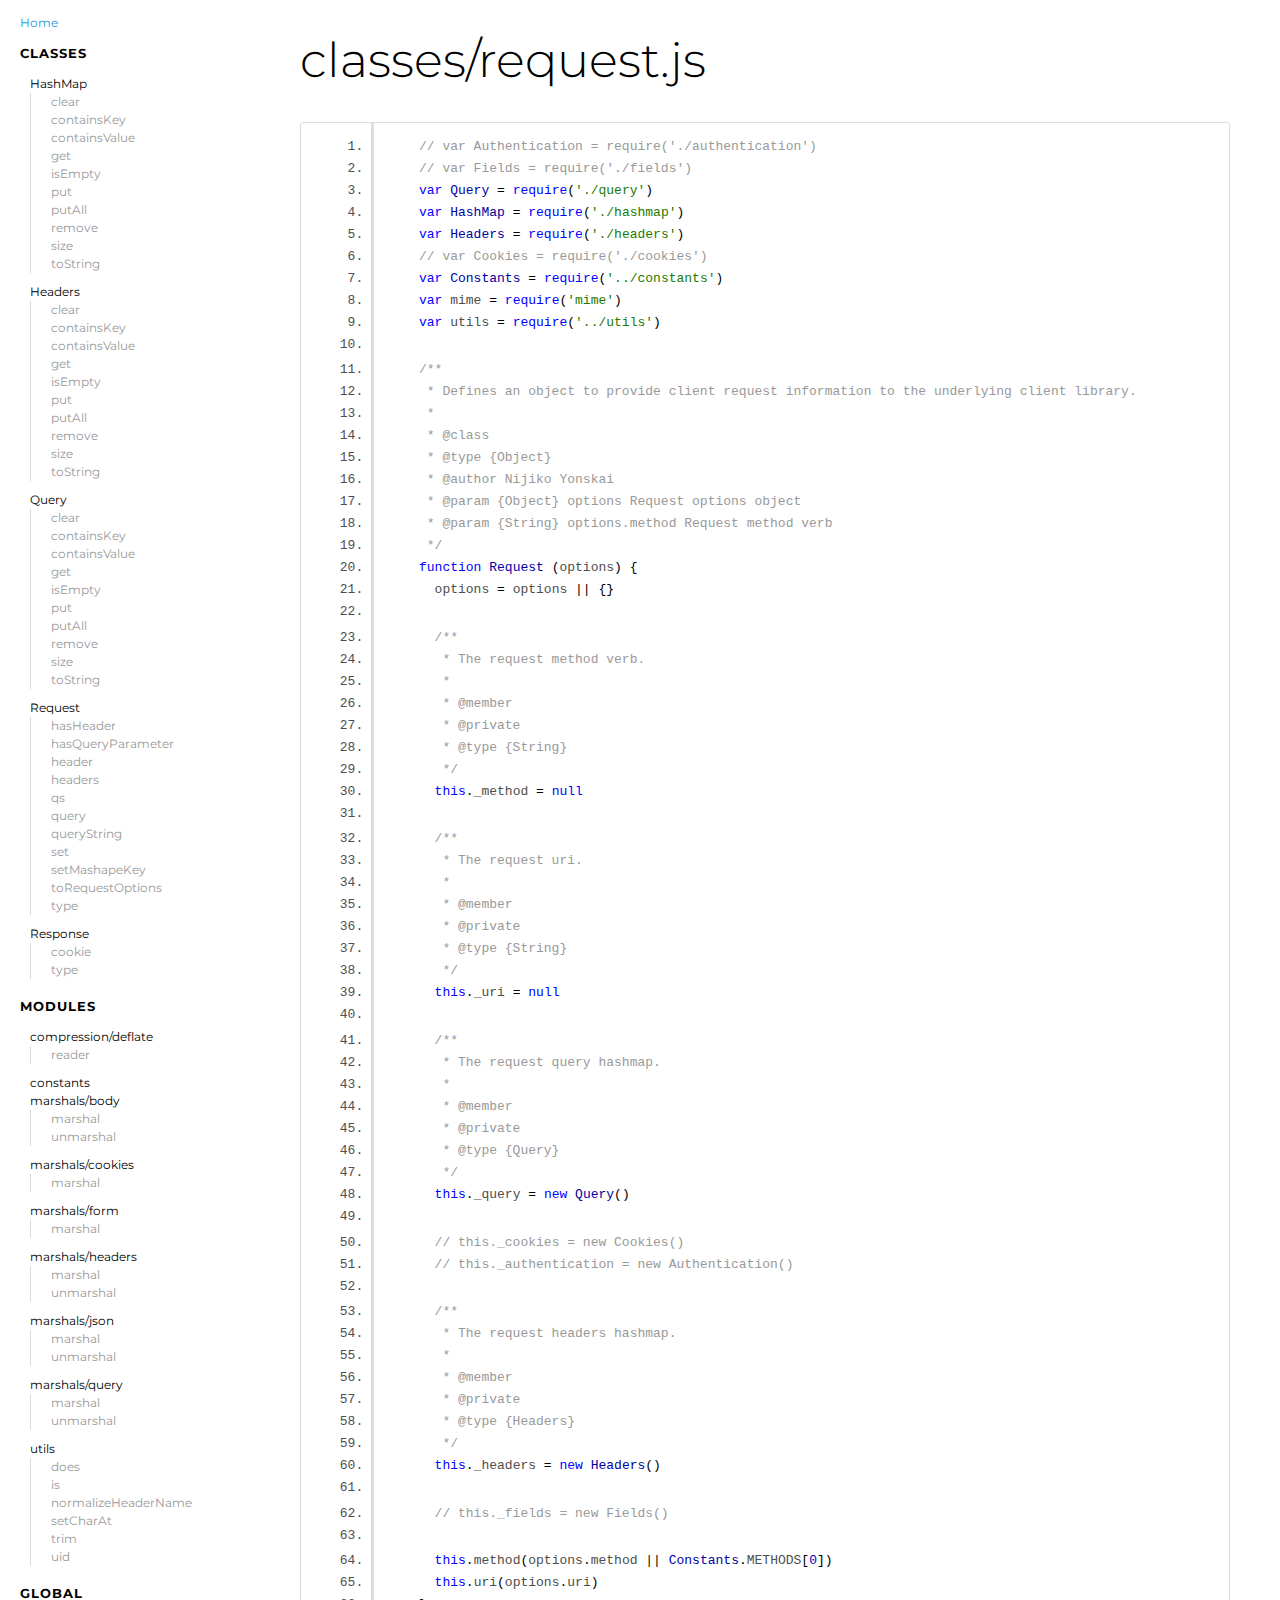
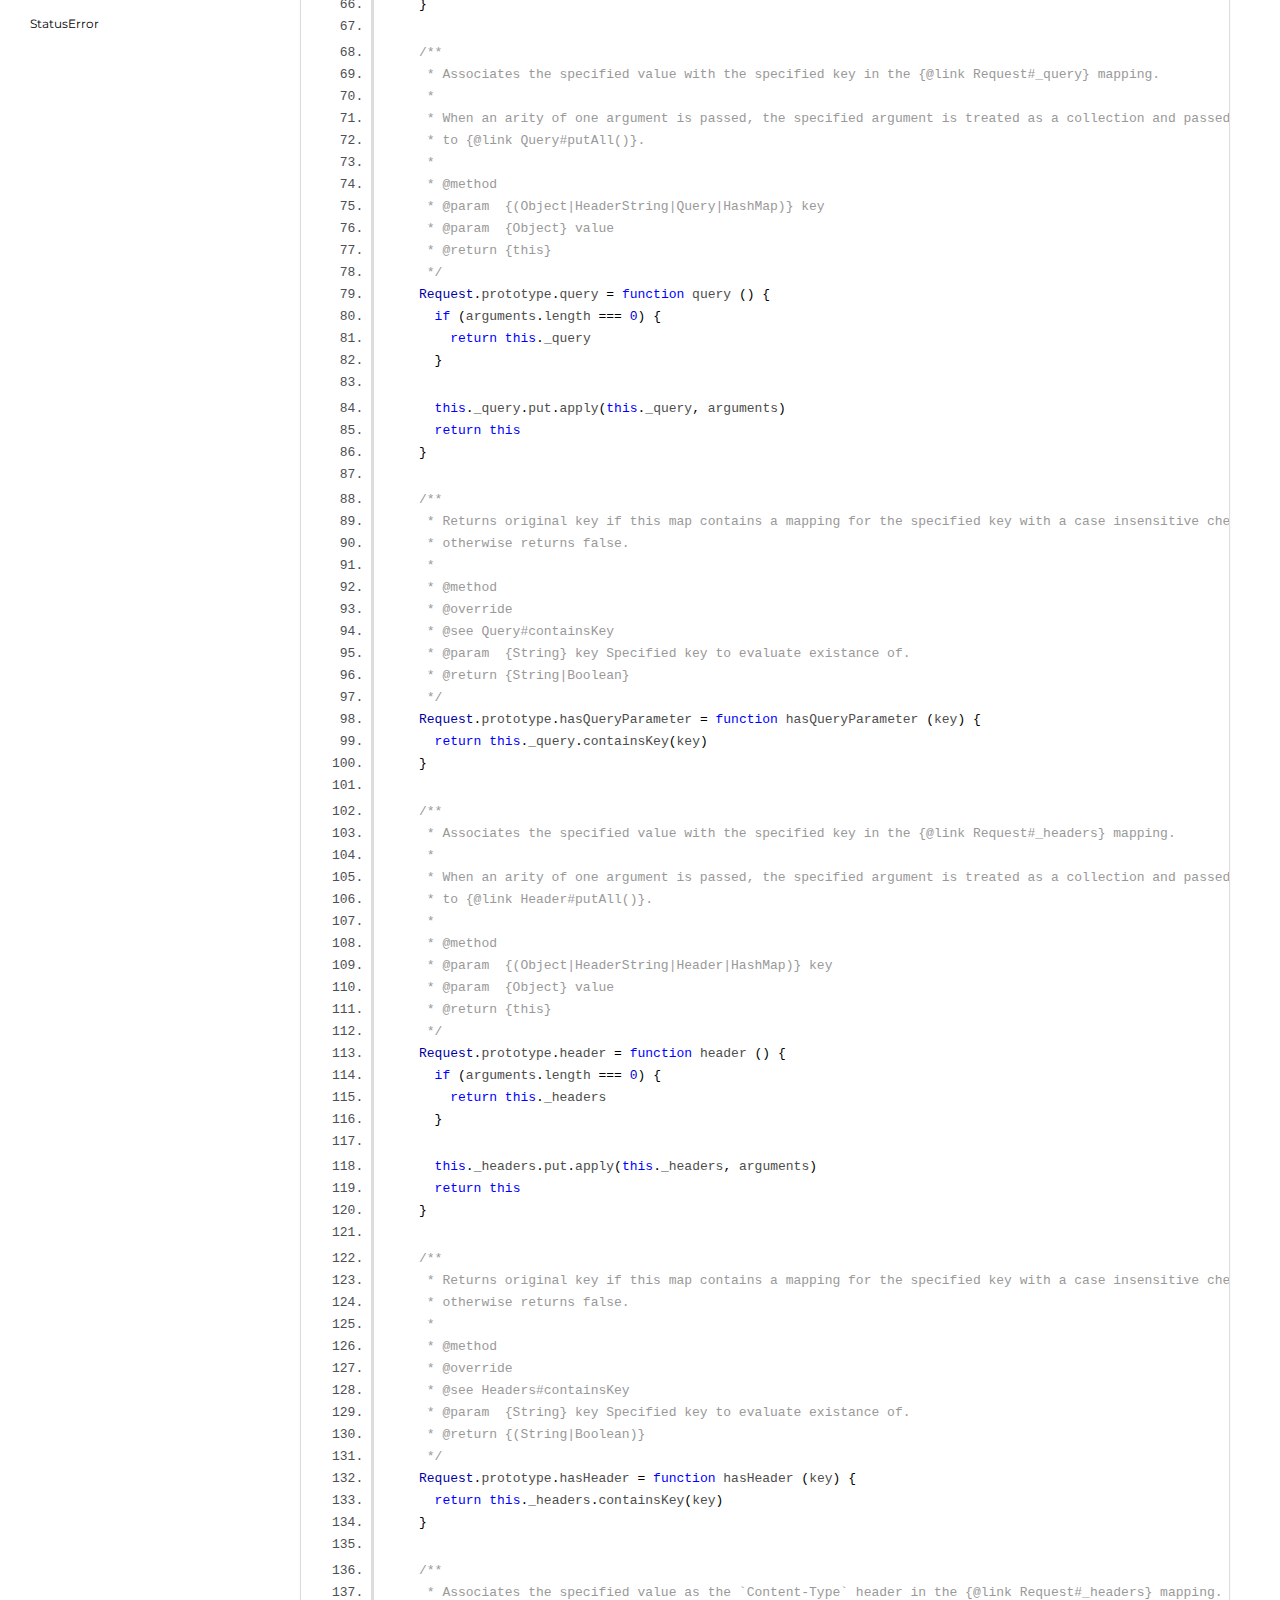
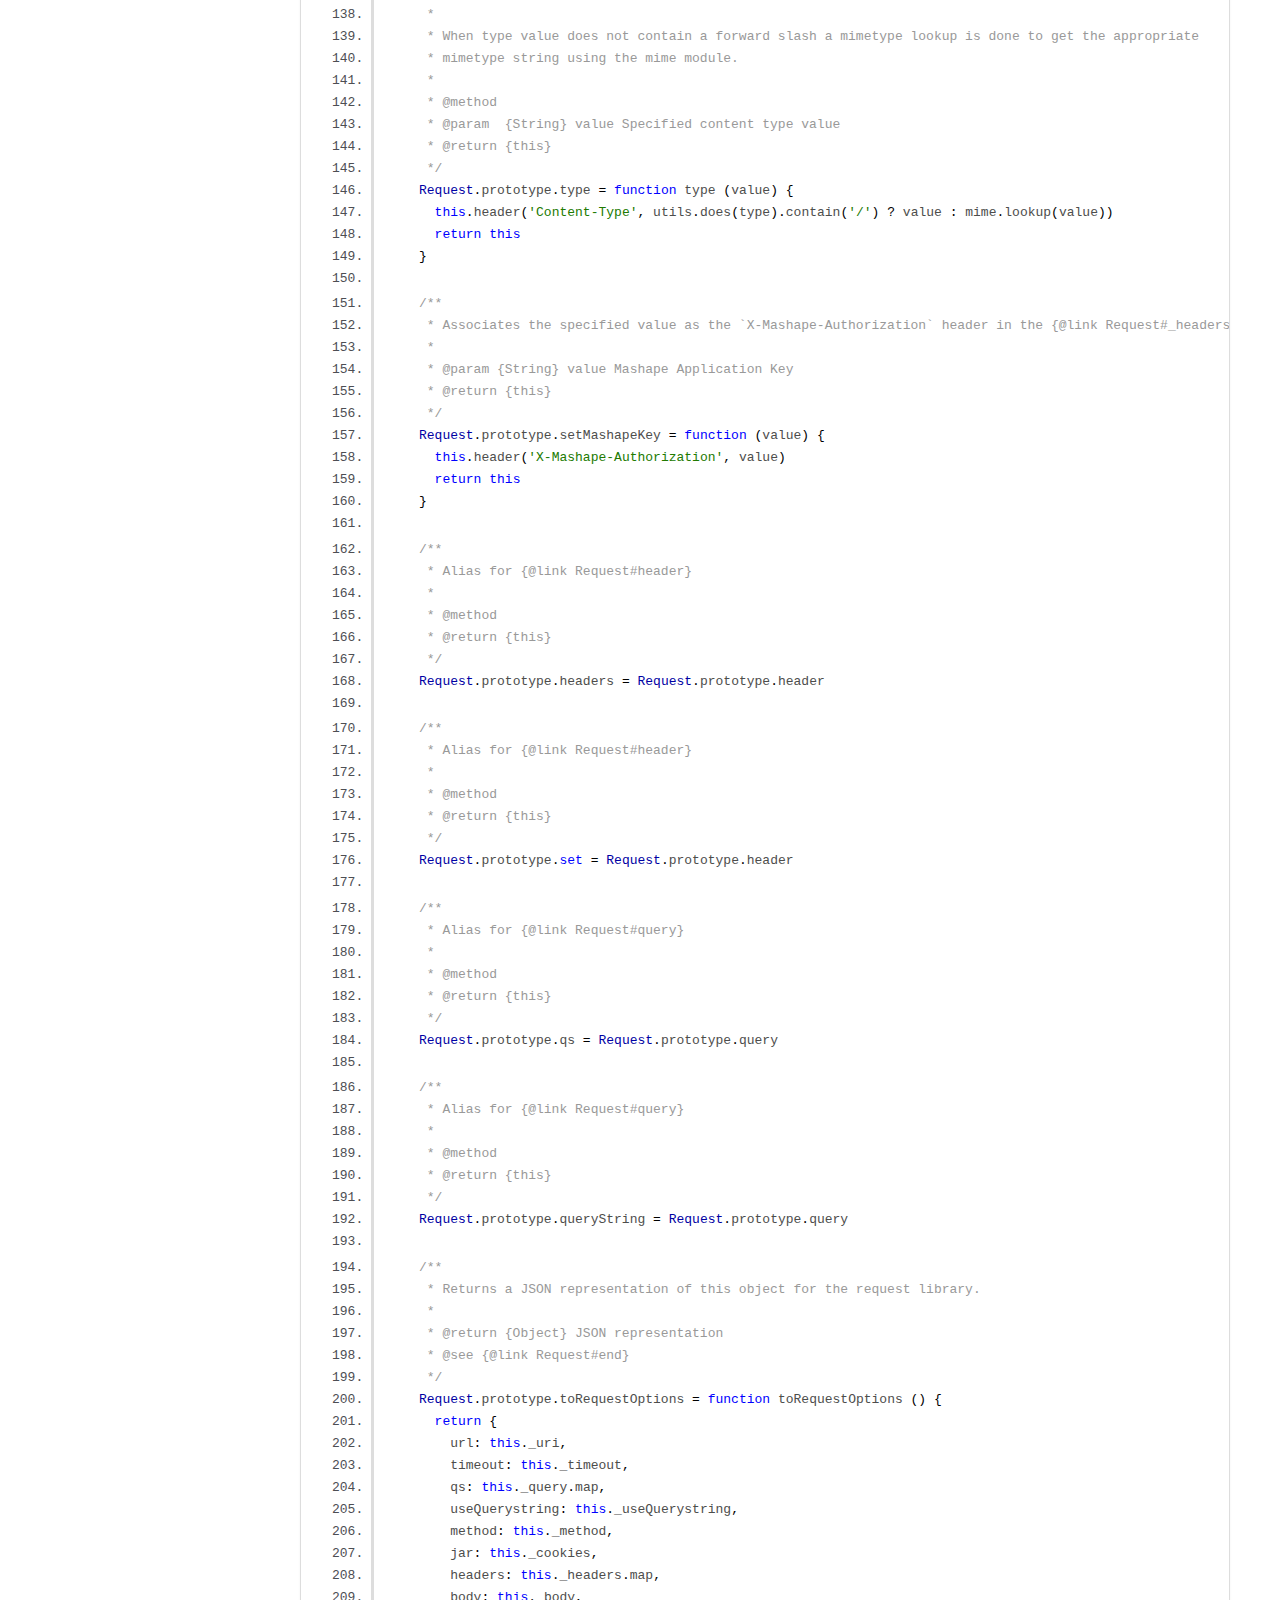
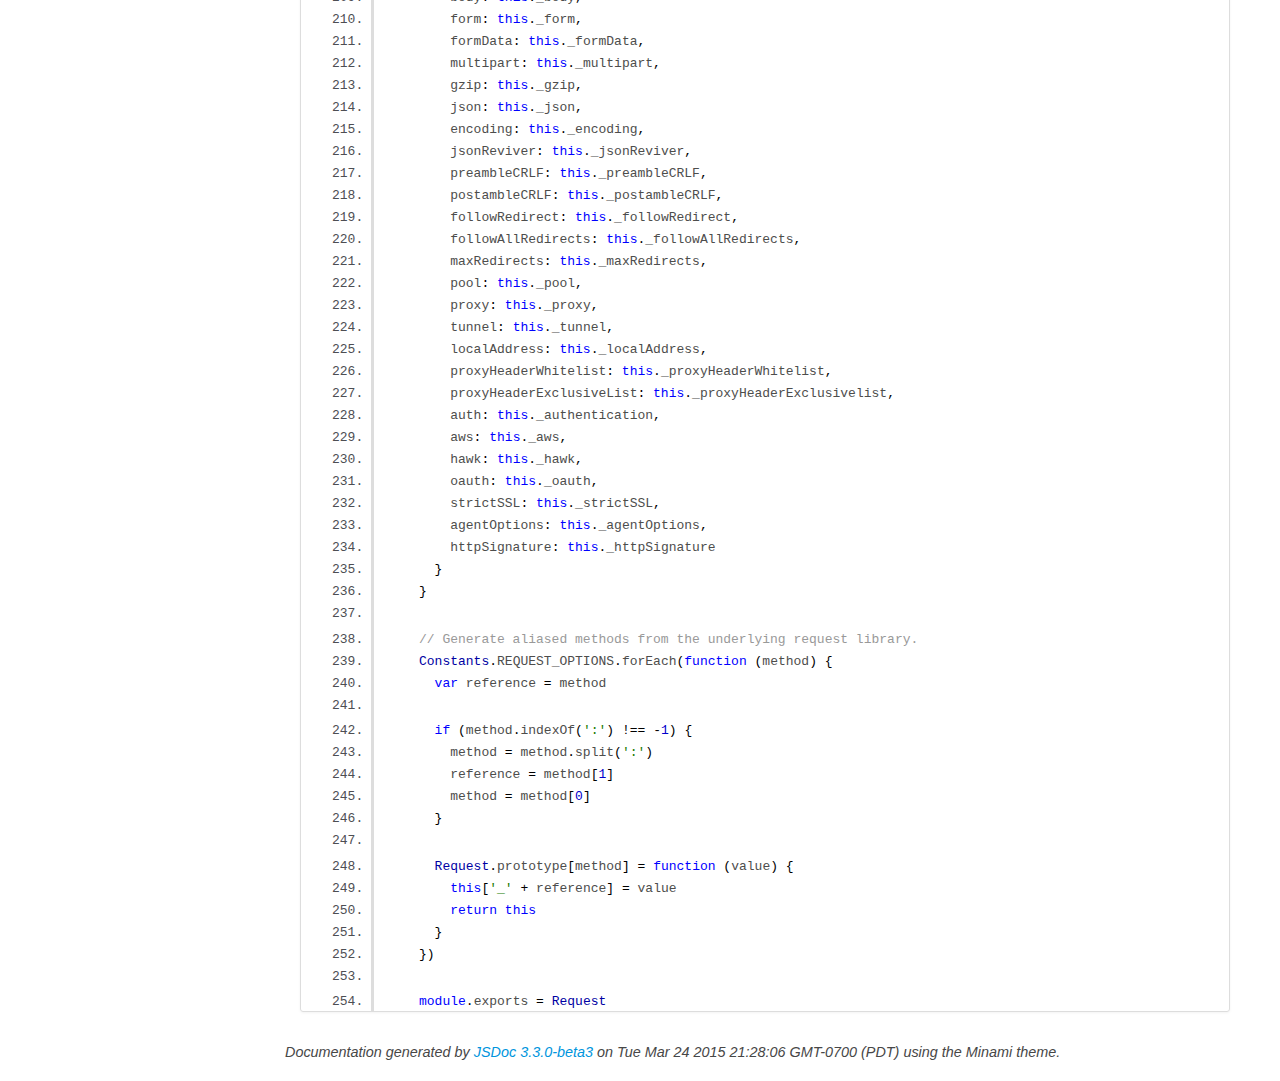
<file: Server/node_modules/unirest/docs/unirest/0.3.8/classes_request.js.html>
<!DOCTYPE html>
<html lang="en">
<head>
    <meta charset="utf-8">
    <title>classes/request.js - Documentation</title>

    <script src="scripts/prettify/prettify.js"></script>
    <script src="scripts/prettify/lang-css.js"></script>
    <!--[if lt IE 9]>
      <script src="//html5shiv.googlecode.com/svn/trunk/html5.js"></script>
    <![endif]-->
    <link type="text/css" rel="stylesheet" href="https://code.ionicframework.com/ionicons/2.0.1/css/ionicons.min.css">
    <link type="text/css" rel="stylesheet" href="styles/prettify-tomorrow.css">
    <link type="text/css" rel="stylesheet" href="styles/jsdoc-default.css">
</head>
<body>

<input type="checkbox" id="nav-trigger" class="nav-trigger" />
<label for="nav-trigger" class="navicon-button x">
  <div class="navicon"></div>
</label>

<label for="nav-trigger" class="overlay"></label>

<nav>
    <h2><a href="index.html">Home</a></h2><h3>Classes</h3><ul><li><a href="HashMap.html">HashMap</a><ul class='methods'><li data-type='method'><a href="HashMap.html#clear">clear</a></li><li data-type='method'><a href="HashMap.html#containsKey">containsKey</a></li><li data-type='method'><a href="HashMap.html#containsValue">containsValue</a></li><li data-type='method'><a href="HashMap.html#get">get</a></li><li data-type='method'><a href="HashMap.html#isEmpty">isEmpty</a></li><li data-type='method'><a href="HashMap.html#put">put</a></li><li data-type='method'><a href="HashMap.html#putAll">putAll</a></li><li data-type='method'><a href="HashMap.html#remove">remove</a></li><li data-type='method'><a href="HashMap.html#size">size</a></li><li data-type='method'><a href="HashMap.html#toString">toString</a></li></ul></li><li><a href="Headers.html">Headers</a><ul class='methods'><li data-type='method'><a href="Headers.html#clear">clear</a></li><li data-type='method'><a href="Headers.html#containsKey">containsKey</a></li><li data-type='method'><a href="Headers.html#containsValue">containsValue</a></li><li data-type='method'><a href="Headers.html#get">get</a></li><li data-type='method'><a href="Headers.html#isEmpty">isEmpty</a></li><li data-type='method'><a href="Headers.html#put">put</a></li><li data-type='method'><a href="Headers.html#putAll">putAll</a></li><li data-type='method'><a href="Headers.html#remove">remove</a></li><li data-type='method'><a href="Headers.html#size">size</a></li><li data-type='method'><a href="Headers.html#toString">toString</a></li></ul></li><li><a href="Query.html">Query</a><ul class='methods'><li data-type='method'><a href="Query.html#clear">clear</a></li><li data-type='method'><a href="Query.html#containsKey">containsKey</a></li><li data-type='method'><a href="Query.html#containsValue">containsValue</a></li><li data-type='method'><a href="Query.html#get">get</a></li><li data-type='method'><a href="Query.html#isEmpty">isEmpty</a></li><li data-type='method'><a href="Query.html#put">put</a></li><li data-type='method'><a href="Query.html#putAll">putAll</a></li><li data-type='method'><a href="Query.html#remove">remove</a></li><li data-type='method'><a href="Query.html#size">size</a></li><li data-type='method'><a href="Query.html#toString">toString</a></li></ul></li><li><a href="Request.html">Request</a><ul class='methods'><li data-type='method'><a href="Request.html#hasHeader">hasHeader</a></li><li data-type='method'><a href="Request.html#hasQueryParameter">hasQueryParameter</a></li><li data-type='method'><a href="Request.html#header">header</a></li><li data-type='method'><a href="Request.html#headers">headers</a></li><li data-type='method'><a href="Request.html#qs">qs</a></li><li data-type='method'><a href="Request.html#query">query</a></li><li data-type='method'><a href="Request.html#queryString">queryString</a></li><li data-type='method'><a href="Request.html#set">set</a></li><li data-type='method'><a href="Request.html#setMashapeKey">setMashapeKey</a></li><li data-type='method'><a href="Request.html#toRequestOptions">toRequestOptions</a></li><li data-type='method'><a href="Request.html#type">type</a></li></ul></li><li><a href="Response.html">Response</a><ul class='methods'><li data-type='method'><a href="Response.html#cookie">cookie</a></li><li data-type='method'><a href="Response.html#type">type</a></li></ul></li></ul><h3>Modules</h3><ul><li><a href="module-compression_deflate.html">compression/deflate</a><ul class='methods'><li data-type='method'><a href="module-compression_deflate.html#.reader">reader</a></li></ul></li><li><a href="module-constants.html">constants</a></li><li><a href="module-marshals_body.html">marshals/body</a><ul class='methods'><li data-type='method'><a href="module-marshals_body.html#.marshal">marshal</a></li><li data-type='method'><a href="module-marshals_body.html#.unmarshal">unmarshal</a></li></ul></li><li><a href="module-marshals_cookies.html">marshals/cookies</a><ul class='methods'><li data-type='method'><a href="module-marshals_cookies.html#.marshal">marshal</a></li></ul></li><li><a href="module-marshals_form.html">marshals/form</a><ul class='methods'><li data-type='method'><a href="module-marshals_form.html#.marshal">marshal</a></li></ul></li><li><a href="module-marshals_headers.html">marshals/headers</a><ul class='methods'><li data-type='method'><a href="module-marshals_headers.html#.marshal">marshal</a></li><li data-type='method'><a href="module-marshals_headers.html#.unmarshal">unmarshal</a></li></ul></li><li><a href="module-marshals_json.html">marshals/json</a><ul class='methods'><li data-type='method'><a href="module-marshals_json.html#.marshal">marshal</a></li><li data-type='method'><a href="module-marshals_json.html#.unmarshal">unmarshal</a></li></ul></li><li><a href="module-marshals_query.html">marshals/query</a><ul class='methods'><li data-type='method'><a href="module-marshals_query.html#.marshal">marshal</a></li><li data-type='method'><a href="module-marshals_query.html#.unmarshal">unmarshal</a></li></ul></li><li><a href="module-utils.html">utils</a><ul class='methods'><li data-type='method'><a href="module-utils.html#.does">does</a></li><li data-type='method'><a href="module-utils.html#.is">is</a></li><li data-type='method'><a href="module-utils.html#.normalizeHeaderName">normalizeHeaderName</a></li><li data-type='method'><a href="module-utils.html#.setCharAt">setCharAt</a></li><li data-type='method'><a href="module-utils.html#.trim">trim</a></li><li data-type='method'><a href="module-utils.html#.uid">uid</a></li></ul></li></ul><h3>Global</h3><ul><li><a href="global.html#StatusError">StatusError</a></li></ul>
</nav>

<div id="main">
    
    <h1 class="page-title">classes/request.js</h1>
    

    



    
    <section>
        <article>
            <pre class="prettyprint source linenums"><code>// var Authentication = require('./authentication')
// var Fields = require('./fields')
var Query = require('./query')
var HashMap = require('./hashmap')
var Headers = require('./headers')
// var Cookies = require('./cookies')
var Constants = require('../constants')
var mime = require('mime')
var utils = require('../utils')

/**
 * Defines an object to provide client request information to the underlying client library.
 *
 * @class
 * @type {Object}
 * @author Nijiko Yonskai
 * @param {Object} options Request options object
 * @param {String} options.method Request method verb
 */
function Request (options) {
  options = options || {}

  /**
   * The request method verb.
   *
   * @member
   * @private
   * @type {String}
   */
  this._method = null

  /**
   * The request uri.
   *
   * @member
   * @private
   * @type {String}
   */
  this._uri = null

  /**
   * The request query hashmap.
   *
   * @member
   * @private
   * @type {Query}
   */
  this._query = new Query()

  // this._cookies = new Cookies()
  // this._authentication = new Authentication()

  /**
   * The request headers hashmap.
   *
   * @member
   * @private
   * @type {Headers}
   */
  this._headers = new Headers()

  // this._fields = new Fields()

  this.method(options.method || Constants.METHODS[0])
  this.uri(options.uri)
}

/**
 * Associates the specified value with the specified key in the {@link Request#_query} mapping.
 *
 * When an arity of one argument is passed, the specified argument is treated as a collection and passed
 * to {@link Query#putAll()}.
 *
 * @method
 * @param  {(Object|HeaderString|Query|HashMap)} key
 * @param  {Object} value
 * @return {this}
 */
Request.prototype.query = function query () {
  if (arguments.length === 0) {
    return this._query
  }

  this._query.put.apply(this._query, arguments)
  return this
}

/**
 * Returns original key if this map contains a mapping for the specified key with a case insensitive check,
 * otherwise returns false.
 *
 * @method
 * @override
 * @see Query#containsKey
 * @param  {String} key Specified key to evaluate existance of.
 * @return {String|Boolean}
 */
Request.prototype.hasQueryParameter = function hasQueryParameter (key) {
  return this._query.containsKey(key)
}

/**
 * Associates the specified value with the specified key in the {@link Request#_headers} mapping.
 *
 * When an arity of one argument is passed, the specified argument is treated as a collection and passed
 * to {@link Header#putAll()}.
 *
 * @method
 * @param  {(Object|HeaderString|Header|HashMap)} key
 * @param  {Object} value
 * @return {this}
 */
Request.prototype.header = function header () {
  if (arguments.length === 0) {
    return this._headers
  }

  this._headers.put.apply(this._headers, arguments)
  return this
}

/**
 * Returns original key if this map contains a mapping for the specified key with a case insensitive check,
 * otherwise returns false.
 *
 * @method
 * @override
 * @see Headers#containsKey
 * @param  {String} key Specified key to evaluate existance of.
 * @return {(String|Boolean)}
 */
Request.prototype.hasHeader = function hasHeader (key) {
  return this._headers.containsKey(key)
}

/**
 * Associates the specified value as the `Content-Type` header in the {@link Request#_headers} mapping.
 *
 * When type value does not contain a forward slash a mimetype lookup is done to get the appropriate
 * mimetype string using the mime module.
 *
 * @method
 * @param  {String} value Specified content type value
 * @return {this}
 */
Request.prototype.type = function type (value) {
  this.header('Content-Type', utils.does(type).contain('/') ? value : mime.lookup(value))
  return this
}

/**
 * Associates the specified value as the `X-Mashape-Authorization` header in the {@link Request#_headers} mapping.
 *
 * @param {String} value Mashape Application Key
 * @return {this}
 */
Request.prototype.setMashapeKey = function (value) {
  this.header('X-Mashape-Authorization', value)
  return this
}

/**
 * Alias for {@link Request#header}
 *
 * @method
 * @return {this}
 */
Request.prototype.headers = Request.prototype.header

/**
 * Alias for {@link Request#header}
 *
 * @method
 * @return {this}
 */
Request.prototype.set = Request.prototype.header

/**
 * Alias for {@link Request#query}
 *
 * @method
 * @return {this}
 */
Request.prototype.qs = Request.prototype.query

/**
 * Alias for {@link Request#query}
 *
 * @method
 * @return {this}
 */
Request.prototype.queryString = Request.prototype.query

/**
 * Returns a JSON representation of this object for the request library.
 *
 * @return {Object} JSON representation
 * @see {@link Request#end}
 */
Request.prototype.toRequestOptions = function toRequestOptions () {
  return {
    url: this._uri,
    timeout: this._timeout,
    qs: this._query.map,
    useQuerystring: this._useQuerystring,
    method: this._method,
    jar: this._cookies,
    headers: this._headers.map,
    body: this._body,
    form: this._form,
    formData: this._formData,
    multipart: this._multipart,
    gzip: this._gzip,
    json: this._json,
    encoding: this._encoding,
    jsonReviver: this._jsonReviver,
    preambleCRLF: this._preambleCRLF,
    postambleCRLF: this._postambleCRLF,
    followRedirect: this._followRedirect,
    followAllRedirects: this._followAllRedirects,
    maxRedirects: this._maxRedirects,
    pool: this._pool,
    proxy: this._proxy,
    tunnel: this._tunnel,
    localAddress: this._localAddress,
    proxyHeaderWhitelist: this._proxyHeaderWhitelist,
    proxyHeaderExclusiveList: this._proxyHeaderExclusivelist,
    auth: this._authentication,
    aws: this._aws,
    hawk: this._hawk,
    oauth: this._oauth,
    strictSSL: this._strictSSL,
    agentOptions: this._agentOptions,
    httpSignature: this._httpSignature
  }
}

// Generate aliased methods from the underlying request library.
Constants.REQUEST_OPTIONS.forEach(function (method) {
  var reference = method

  if (method.indexOf(':') !== -1) {
    method = method.split(':')
    reference = method[1]
    method = method[0]
  }

  Request.prototype[method] = function (value) {
    this['_' + reference] = value
    return this
  }
})

module.exports = Request</code></pre>
        </article>
    </section>




</div>

<br class="clear">

<footer>
    Documentation generated by <a href="https://github.com/jsdoc3/jsdoc">JSDoc 3.3.0-beta3</a> on Tue Mar 24 2015 21:28:06 GMT-0700 (PDT) using the Minami theme.
</footer>

<script>prettyPrint();</script>
<script src="scripts/linenumber.js"></script>
</body>
</html>
</file>
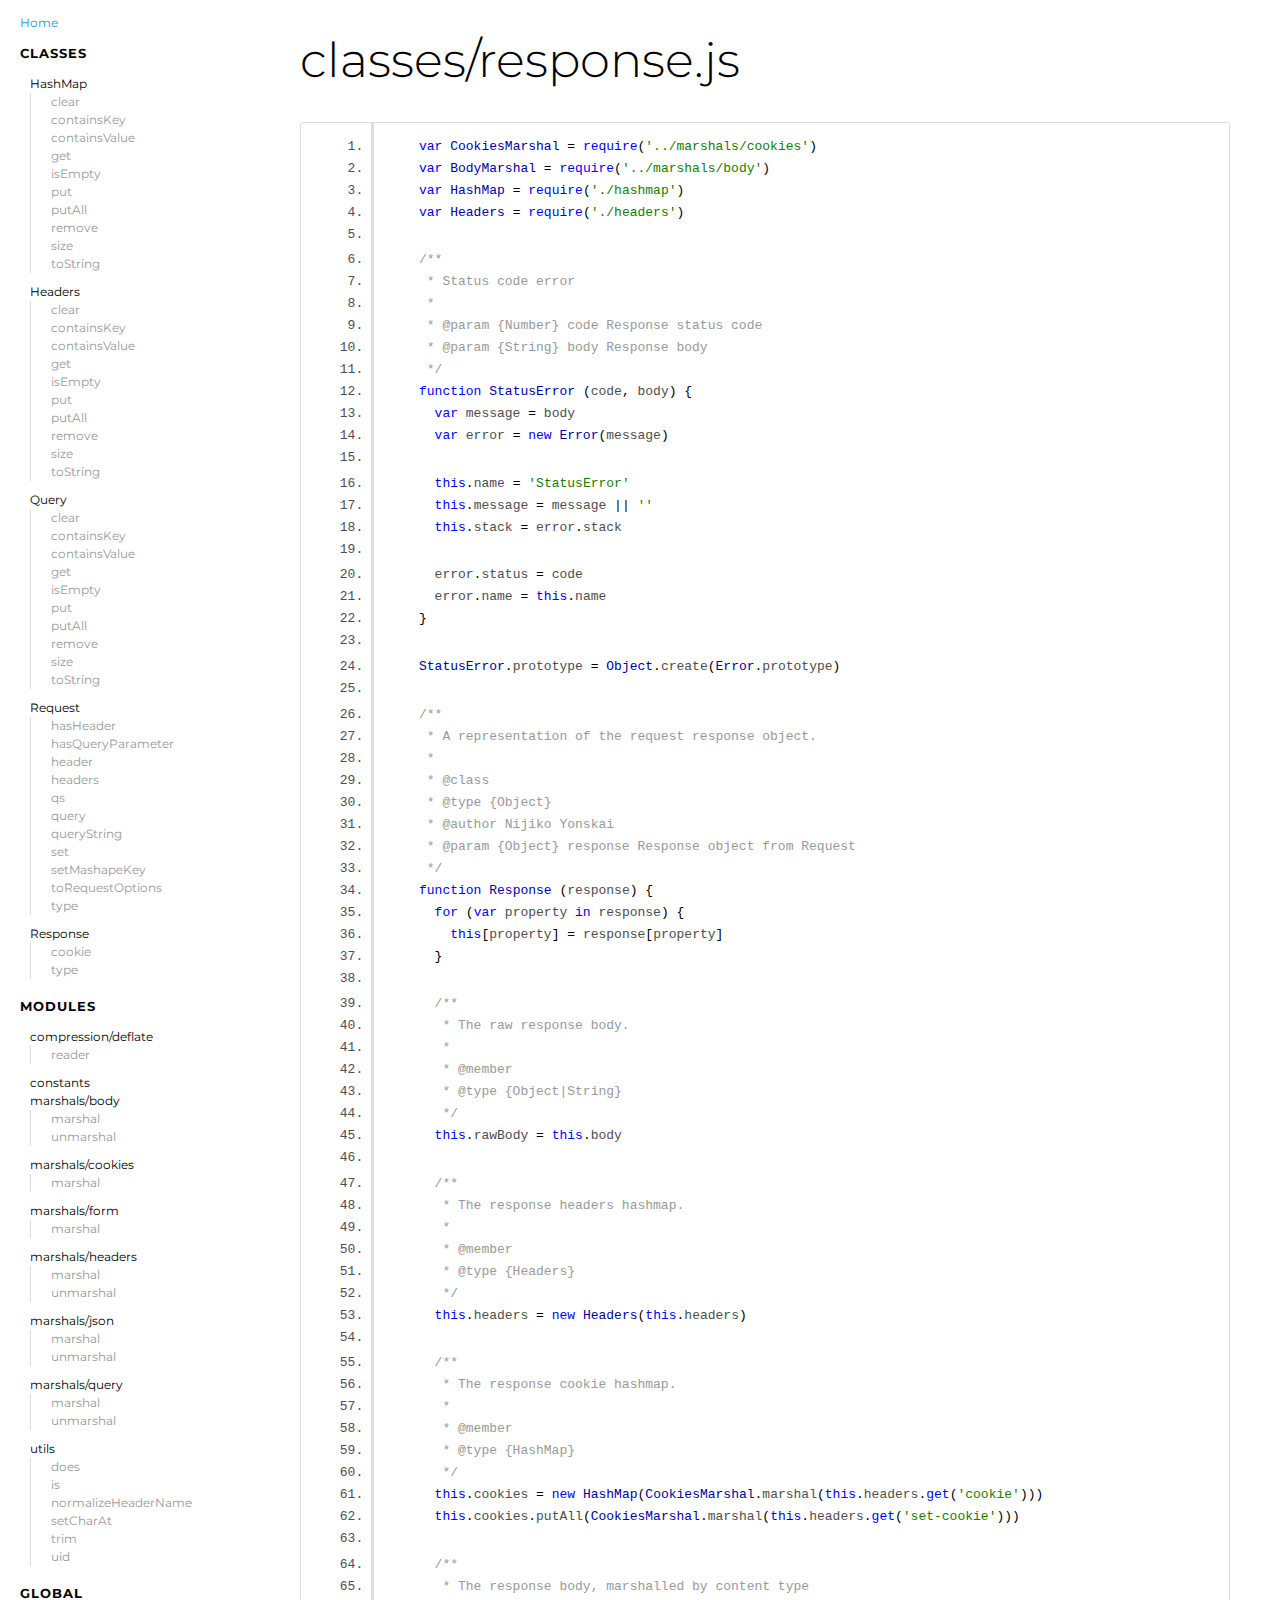
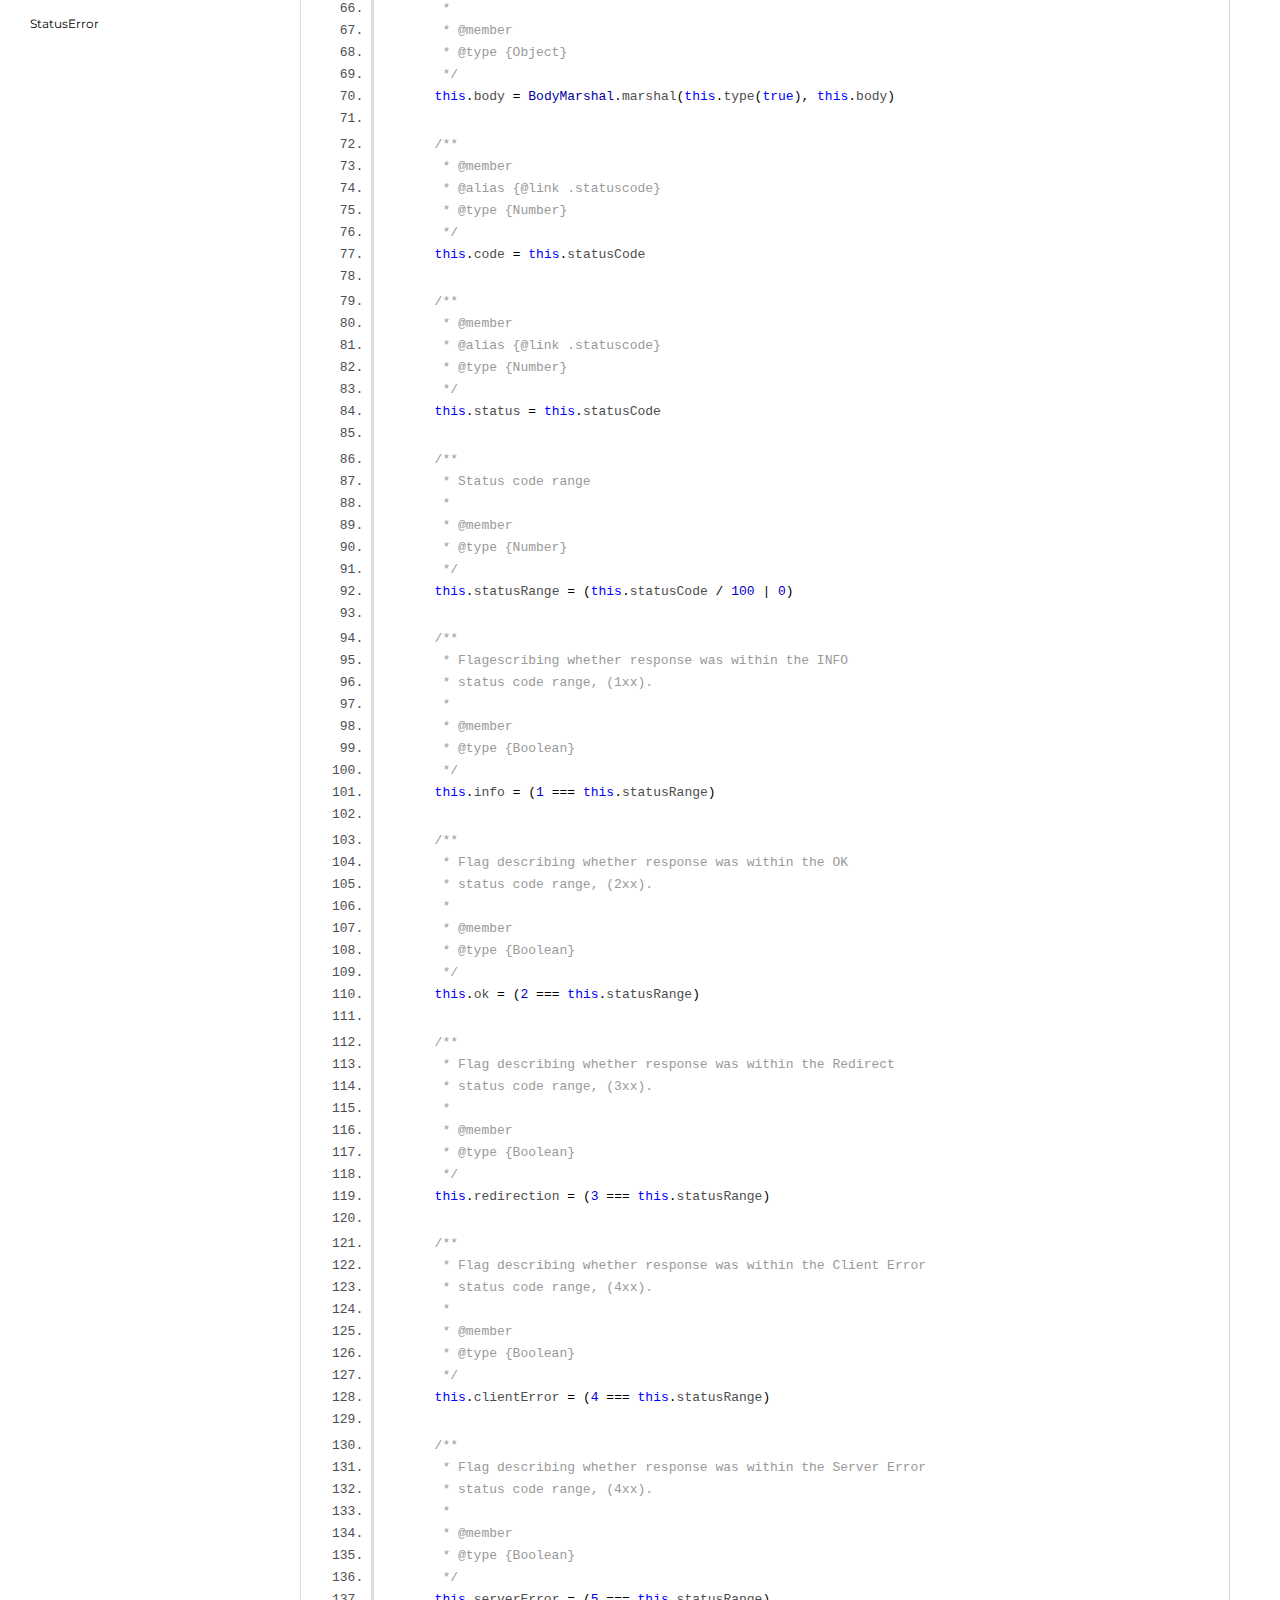
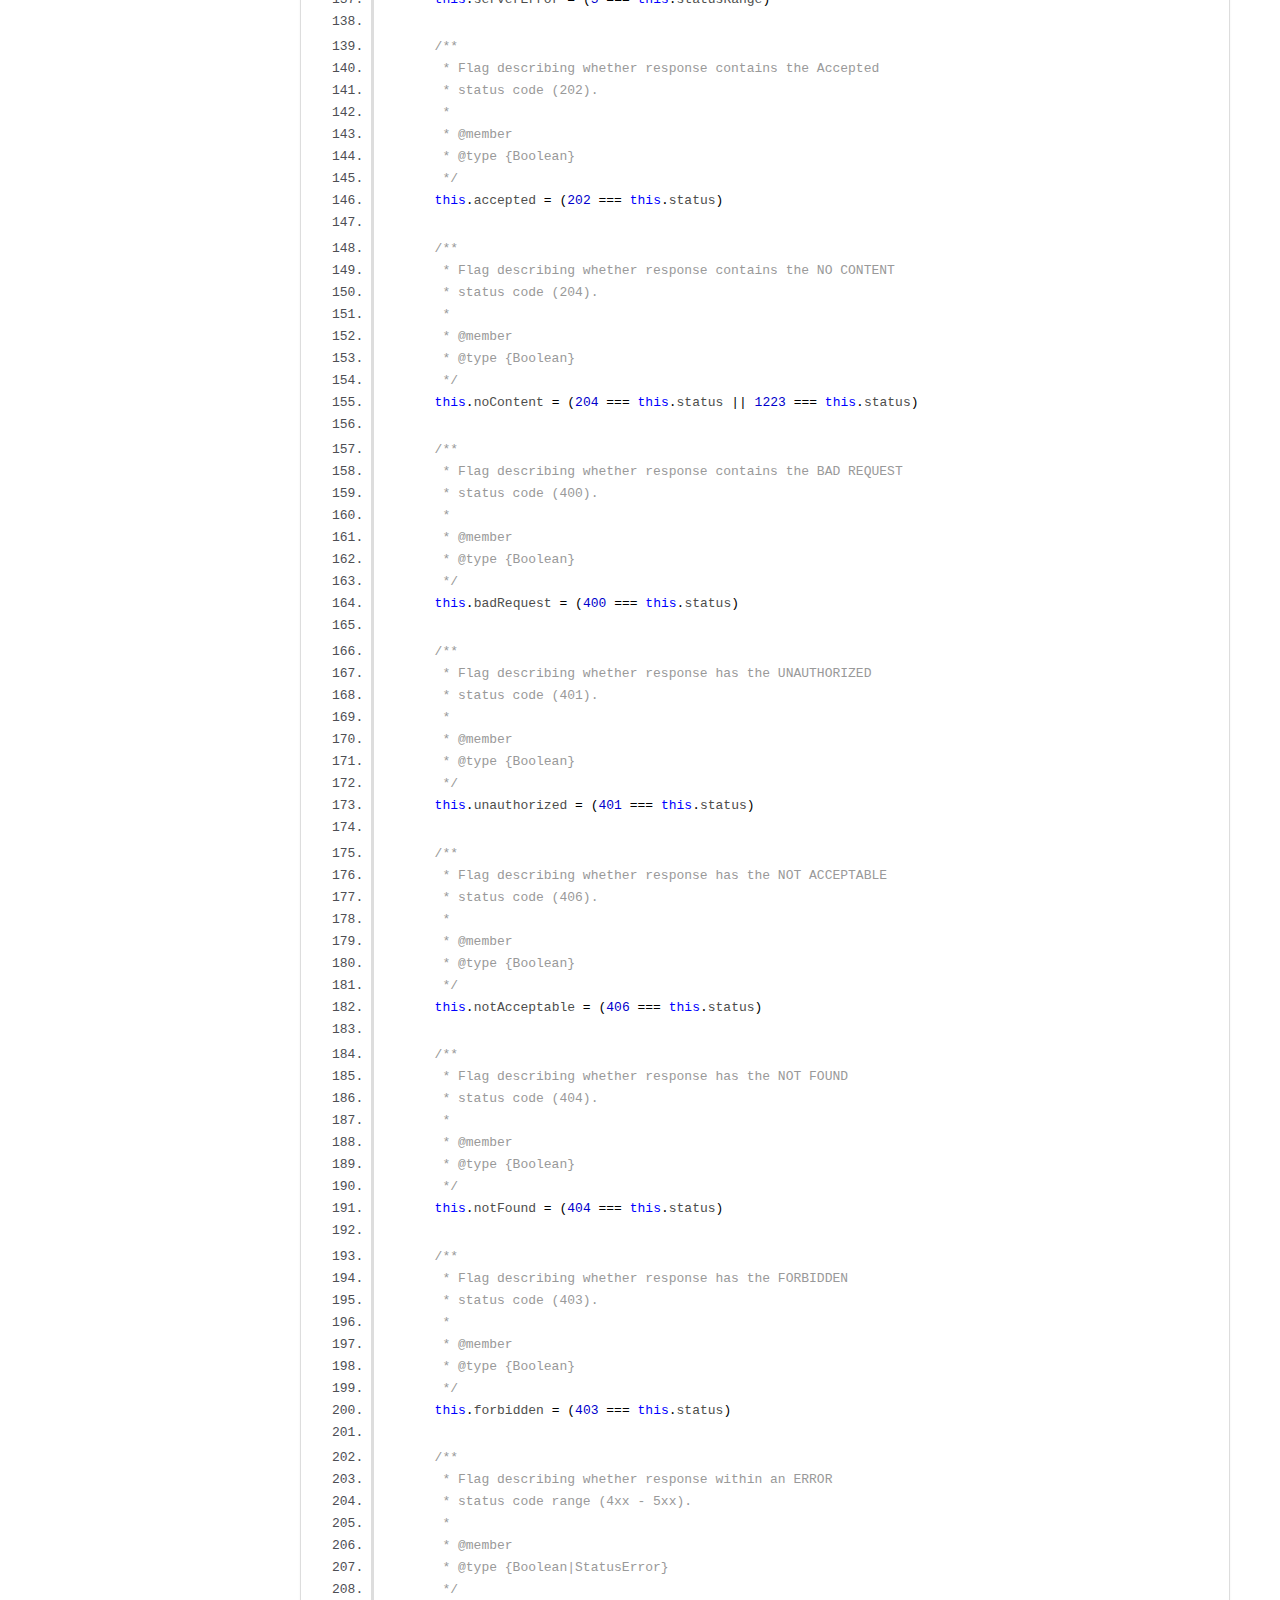
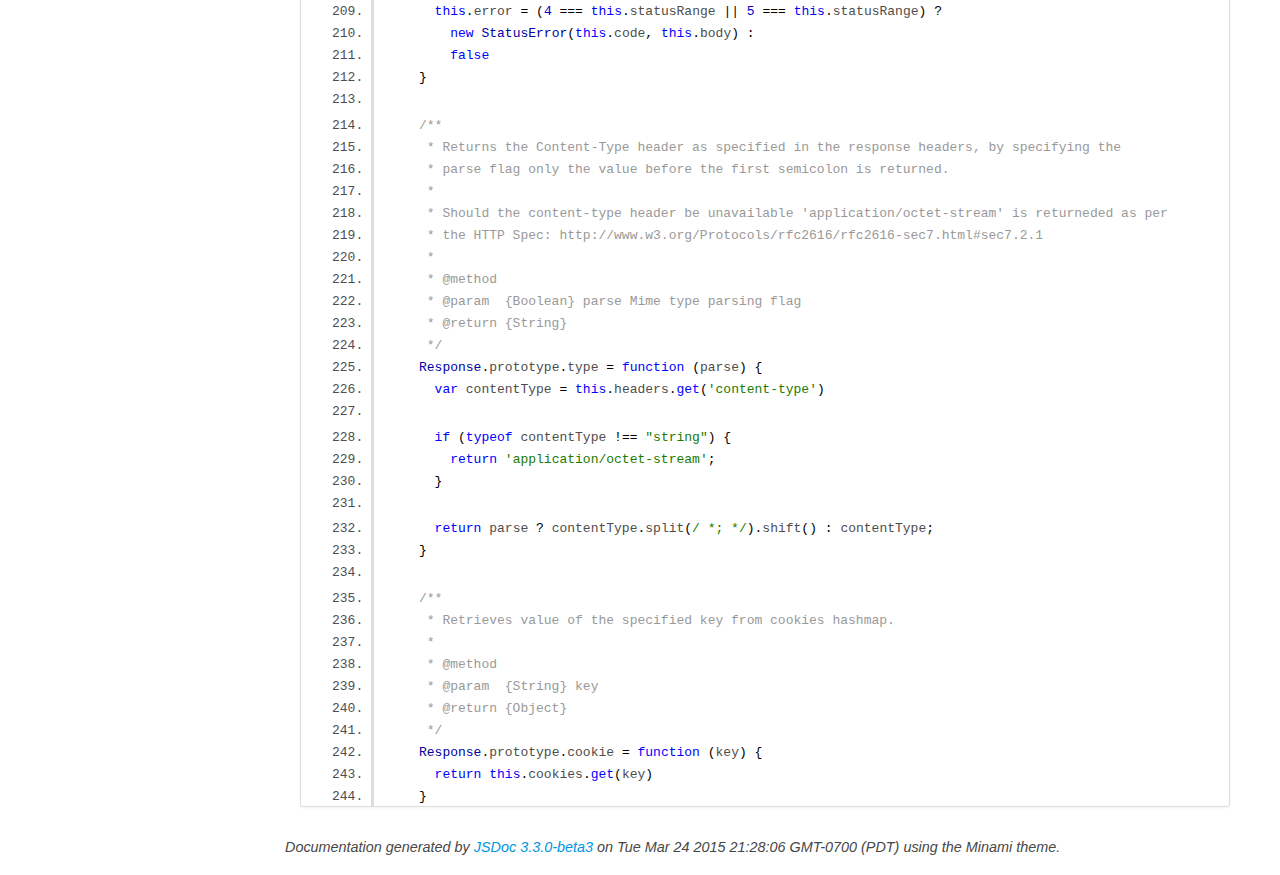
<file: Server/node_modules/unirest/docs/unirest/0.3.8/classes_response.js.html>
<!DOCTYPE html>
<html lang="en">
<head>
    <meta charset="utf-8">
    <title>classes/response.js - Documentation</title>

    <script src="scripts/prettify/prettify.js"></script>
    <script src="scripts/prettify/lang-css.js"></script>
    <!--[if lt IE 9]>
      <script src="//html5shiv.googlecode.com/svn/trunk/html5.js"></script>
    <![endif]-->
    <link type="text/css" rel="stylesheet" href="https://code.ionicframework.com/ionicons/2.0.1/css/ionicons.min.css">
    <link type="text/css" rel="stylesheet" href="styles/prettify-tomorrow.css">
    <link type="text/css" rel="stylesheet" href="styles/jsdoc-default.css">
</head>
<body>

<input type="checkbox" id="nav-trigger" class="nav-trigger" />
<label for="nav-trigger" class="navicon-button x">
  <div class="navicon"></div>
</label>

<label for="nav-trigger" class="overlay"></label>

<nav>
    <h2><a href="index.html">Home</a></h2><h3>Classes</h3><ul><li><a href="HashMap.html">HashMap</a><ul class='methods'><li data-type='method'><a href="HashMap.html#clear">clear</a></li><li data-type='method'><a href="HashMap.html#containsKey">containsKey</a></li><li data-type='method'><a href="HashMap.html#containsValue">containsValue</a></li><li data-type='method'><a href="HashMap.html#get">get</a></li><li data-type='method'><a href="HashMap.html#isEmpty">isEmpty</a></li><li data-type='method'><a href="HashMap.html#put">put</a></li><li data-type='method'><a href="HashMap.html#putAll">putAll</a></li><li data-type='method'><a href="HashMap.html#remove">remove</a></li><li data-type='method'><a href="HashMap.html#size">size</a></li><li data-type='method'><a href="HashMap.html#toString">toString</a></li></ul></li><li><a href="Headers.html">Headers</a><ul class='methods'><li data-type='method'><a href="Headers.html#clear">clear</a></li><li data-type='method'><a href="Headers.html#containsKey">containsKey</a></li><li data-type='method'><a href="Headers.html#containsValue">containsValue</a></li><li data-type='method'><a href="Headers.html#get">get</a></li><li data-type='method'><a href="Headers.html#isEmpty">isEmpty</a></li><li data-type='method'><a href="Headers.html#put">put</a></li><li data-type='method'><a href="Headers.html#putAll">putAll</a></li><li data-type='method'><a href="Headers.html#remove">remove</a></li><li data-type='method'><a href="Headers.html#size">size</a></li><li data-type='method'><a href="Headers.html#toString">toString</a></li></ul></li><li><a href="Query.html">Query</a><ul class='methods'><li data-type='method'><a href="Query.html#clear">clear</a></li><li data-type='method'><a href="Query.html#containsKey">containsKey</a></li><li data-type='method'><a href="Query.html#containsValue">containsValue</a></li><li data-type='method'><a href="Query.html#get">get</a></li><li data-type='method'><a href="Query.html#isEmpty">isEmpty</a></li><li data-type='method'><a href="Query.html#put">put</a></li><li data-type='method'><a href="Query.html#putAll">putAll</a></li><li data-type='method'><a href="Query.html#remove">remove</a></li><li data-type='method'><a href="Query.html#size">size</a></li><li data-type='method'><a href="Query.html#toString">toString</a></li></ul></li><li><a href="Request.html">Request</a><ul class='methods'><li data-type='method'><a href="Request.html#hasHeader">hasHeader</a></li><li data-type='method'><a href="Request.html#hasQueryParameter">hasQueryParameter</a></li><li data-type='method'><a href="Request.html#header">header</a></li><li data-type='method'><a href="Request.html#headers">headers</a></li><li data-type='method'><a href="Request.html#qs">qs</a></li><li data-type='method'><a href="Request.html#query">query</a></li><li data-type='method'><a href="Request.html#queryString">queryString</a></li><li data-type='method'><a href="Request.html#set">set</a></li><li data-type='method'><a href="Request.html#setMashapeKey">setMashapeKey</a></li><li data-type='method'><a href="Request.html#toRequestOptions">toRequestOptions</a></li><li data-type='method'><a href="Request.html#type">type</a></li></ul></li><li><a href="Response.html">Response</a><ul class='methods'><li data-type='method'><a href="Response.html#cookie">cookie</a></li><li data-type='method'><a href="Response.html#type">type</a></li></ul></li></ul><h3>Modules</h3><ul><li><a href="module-compression_deflate.html">compression/deflate</a><ul class='methods'><li data-type='method'><a href="module-compression_deflate.html#.reader">reader</a></li></ul></li><li><a href="module-constants.html">constants</a></li><li><a href="module-marshals_body.html">marshals/body</a><ul class='methods'><li data-type='method'><a href="module-marshals_body.html#.marshal">marshal</a></li><li data-type='method'><a href="module-marshals_body.html#.unmarshal">unmarshal</a></li></ul></li><li><a href="module-marshals_cookies.html">marshals/cookies</a><ul class='methods'><li data-type='method'><a href="module-marshals_cookies.html#.marshal">marshal</a></li></ul></li><li><a href="module-marshals_form.html">marshals/form</a><ul class='methods'><li data-type='method'><a href="module-marshals_form.html#.marshal">marshal</a></li></ul></li><li><a href="module-marshals_headers.html">marshals/headers</a><ul class='methods'><li data-type='method'><a href="module-marshals_headers.html#.marshal">marshal</a></li><li data-type='method'><a href="module-marshals_headers.html#.unmarshal">unmarshal</a></li></ul></li><li><a href="module-marshals_json.html">marshals/json</a><ul class='methods'><li data-type='method'><a href="module-marshals_json.html#.marshal">marshal</a></li><li data-type='method'><a href="module-marshals_json.html#.unmarshal">unmarshal</a></li></ul></li><li><a href="module-marshals_query.html">marshals/query</a><ul class='methods'><li data-type='method'><a href="module-marshals_query.html#.marshal">marshal</a></li><li data-type='method'><a href="module-marshals_query.html#.unmarshal">unmarshal</a></li></ul></li><li><a href="module-utils.html">utils</a><ul class='methods'><li data-type='method'><a href="module-utils.html#.does">does</a></li><li data-type='method'><a href="module-utils.html#.is">is</a></li><li data-type='method'><a href="module-utils.html#.normalizeHeaderName">normalizeHeaderName</a></li><li data-type='method'><a href="module-utils.html#.setCharAt">setCharAt</a></li><li data-type='method'><a href="module-utils.html#.trim">trim</a></li><li data-type='method'><a href="module-utils.html#.uid">uid</a></li></ul></li></ul><h3>Global</h3><ul><li><a href="global.html#StatusError">StatusError</a></li></ul>
</nav>

<div id="main">
    
    <h1 class="page-title">classes/response.js</h1>
    

    



    
    <section>
        <article>
            <pre class="prettyprint source linenums"><code>var CookiesMarshal = require('../marshals/cookies')
var BodyMarshal = require('../marshals/body')
var HashMap = require('./hashmap')
var Headers = require('./headers')

/**
 * Status code error
 *
 * @param {Number} code Response status code
 * @param {String} body Response body
 */
function StatusError (code, body) {
  var message = body
  var error = new Error(message)

  this.name = 'StatusError'
  this.message = message || ''
  this.stack = error.stack

  error.status = code
  error.name = this.name
}

StatusError.prototype = Object.create(Error.prototype)

/**
 * A representation of the request response object.
 *
 * @class
 * @type {Object}
 * @author Nijiko Yonskai
 * @param {Object} response Response object from Request
 */
function Response (response) {
  for (var property in response) {
    this[property] = response[property]
  }

  /**
   * The raw response body.
   *
   * @member
   * @type {Object|String}
   */
  this.rawBody = this.body

  /**
   * The response headers hashmap.
   *
   * @member
   * @type {Headers}
   */
  this.headers = new Headers(this.headers)

  /**
   * The response cookie hashmap.
   *
   * @member
   * @type {HashMap}
   */
  this.cookies = new HashMap(CookiesMarshal.marshal(this.headers.get('cookie')))
  this.cookies.putAll(CookiesMarshal.marshal(this.headers.get('set-cookie')))

  /**
   * The response body, marshalled by content type
   *
   * @member
   * @type {Object}
   */
  this.body = BodyMarshal.marshal(this.type(true), this.body)

  /**
   * @member
   * @alias {@link .statuscode}
   * @type {Number}
   */
  this.code = this.statusCode

  /**
   * @member
   * @alias {@link .statuscode}
   * @type {Number}
   */
  this.status = this.statusCode

  /**
   * Status code range
   *
   * @member
   * @type {Number}
   */
  this.statusRange = (this.statusCode / 100 | 0)

  /**
   * Flagescribing whether response was within the INFO
   * status code range, (1xx).
   *
   * @member
   * @type {Boolean}
   */
  this.info = (1 === this.statusRange)

  /**
   * Flag describing whether response was within the OK
   * status code range, (2xx).
   *
   * @member
   * @type {Boolean}
   */
  this.ok = (2 === this.statusRange)

  /**
   * Flag describing whether response was within the Redirect
   * status code range, (3xx).
   *
   * @member
   * @type {Boolean}
   */
  this.redirection = (3 === this.statusRange)

  /**
   * Flag describing whether response was within the Client Error
   * status code range, (4xx).
   *
   * @member
   * @type {Boolean}
   */
  this.clientError = (4 === this.statusRange)

  /**
   * Flag describing whether response was within the Server Error
   * status code range, (4xx).
   *
   * @member
   * @type {Boolean}
   */
  this.serverError = (5 === this.statusRange)

  /**
   * Flag describing whether response contains the Accepted
   * status code (202).
   *
   * @member
   * @type {Boolean}
   */
  this.accepted = (202 === this.status)

  /**
   * Flag describing whether response contains the NO CONTENT
   * status code (204).
   *
   * @member
   * @type {Boolean}
   */
  this.noContent = (204 === this.status || 1223 === this.status)

  /**
   * Flag describing whether response contains the BAD REQUEST
   * status code (400).
   *
   * @member
   * @type {Boolean}
   */
  this.badRequest = (400 === this.status)

  /**
   * Flag describing whether response has the UNAUTHORIZED
   * status code (401).
   *
   * @member
   * @type {Boolean}
   */
  this.unauthorized = (401 === this.status)

  /**
   * Flag describing whether response has the NOT ACCEPTABLE
   * status code (406).
   *
   * @member
   * @type {Boolean}
   */
  this.notAcceptable = (406 === this.status)

  /**
   * Flag describing whether response has the NOT FOUND
   * status code (404).
   *
   * @member
   * @type {Boolean}
   */
  this.notFound = (404 === this.status)

  /**
   * Flag describing whether response has the FORBIDDEN
   * status code (403).
   *
   * @member
   * @type {Boolean}
   */
  this.forbidden = (403 === this.status)

  /**
   * Flag describing whether response within an ERROR
   * status code range (4xx - 5xx).
   *
   * @member
   * @type {Boolean|StatusError}
   */
  this.error = (4 === this.statusRange || 5 === this.statusRange) ?
    new StatusError(this.code, this.body) :
    false
}

/**
 * Returns the Content-Type header as specified in the response headers, by specifying the
 * parse flag only the value before the first semicolon is returned.
 *
 * Should the content-type header be unavailable 'application/octet-stream' is returneded as per
 * the HTTP Spec: http://www.w3.org/Protocols/rfc2616/rfc2616-sec7.html#sec7.2.1
 *
 * @method
 * @param  {Boolean} parse Mime type parsing flag
 * @return {String}
 */
Response.prototype.type = function (parse) {
  var contentType = this.headers.get('content-type')

  if (typeof contentType !== "string") {
    return 'application/octet-stream';
  }

  return parse ? contentType.split(/ *; */).shift() : contentType;
}

/**
 * Retrieves value of the specified key from cookies hashmap.
 *
 * @method
 * @param  {String} key
 * @return {Object}
 */
Response.prototype.cookie = function (key) {
  return this.cookies.get(key)
}</code></pre>
        </article>
    </section>




</div>

<br class="clear">

<footer>
    Documentation generated by <a href="https://github.com/jsdoc3/jsdoc">JSDoc 3.3.0-beta3</a> on Tue Mar 24 2015 21:28:06 GMT-0700 (PDT) using the Minami theme.
</footer>

<script>prettyPrint();</script>
<script src="scripts/linenumber.js"></script>
</body>
</html>
</file>
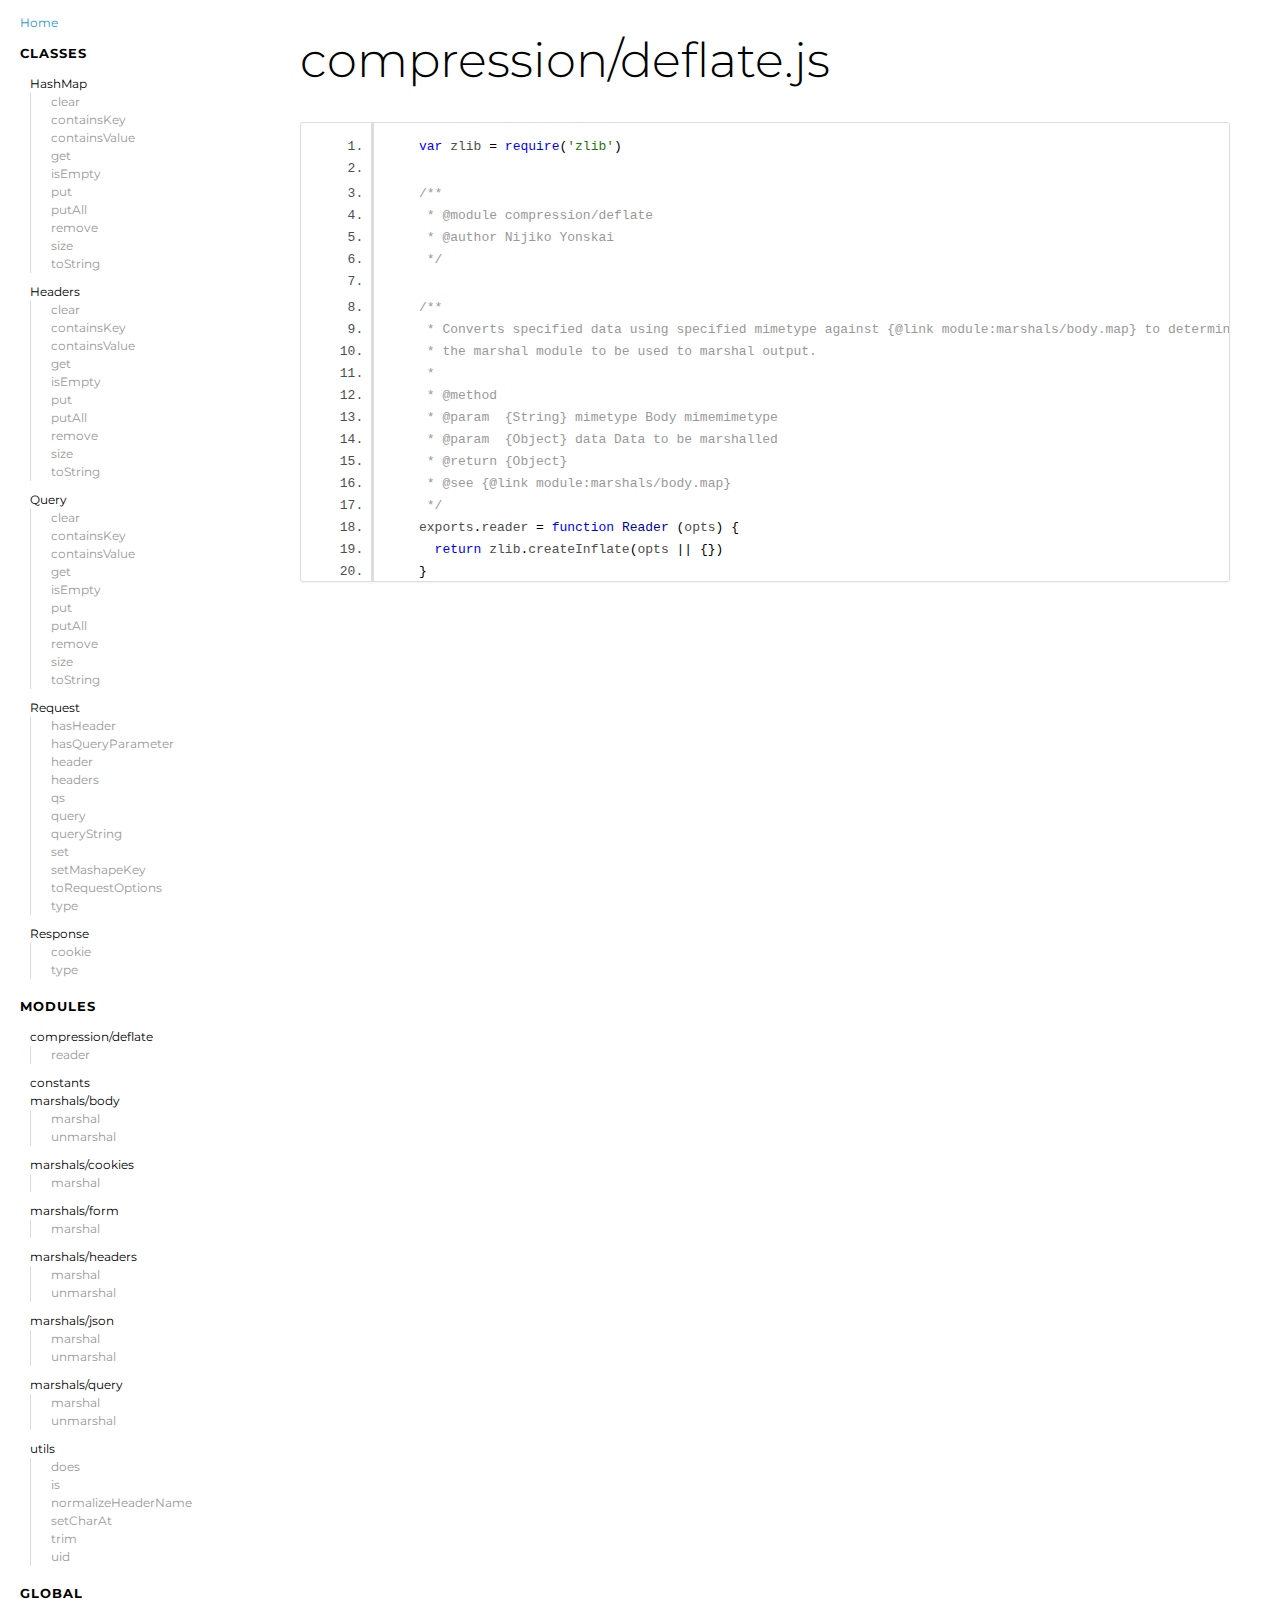
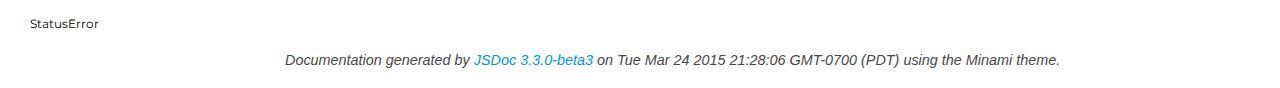
<file: Server/node_modules/unirest/docs/unirest/0.3.8/compression_deflate.js.html>
<!DOCTYPE html>
<html lang="en">
<head>
    <meta charset="utf-8">
    <title>compression/deflate.js - Documentation</title>

    <script src="scripts/prettify/prettify.js"></script>
    <script src="scripts/prettify/lang-css.js"></script>
    <!--[if lt IE 9]>
      <script src="//html5shiv.googlecode.com/svn/trunk/html5.js"></script>
    <![endif]-->
    <link type="text/css" rel="stylesheet" href="https://code.ionicframework.com/ionicons/2.0.1/css/ionicons.min.css">
    <link type="text/css" rel="stylesheet" href="styles/prettify-tomorrow.css">
    <link type="text/css" rel="stylesheet" href="styles/jsdoc-default.css">
</head>
<body>

<input type="checkbox" id="nav-trigger" class="nav-trigger" />
<label for="nav-trigger" class="navicon-button x">
  <div class="navicon"></div>
</label>

<label for="nav-trigger" class="overlay"></label>

<nav>
    <h2><a href="index.html">Home</a></h2><h3>Classes</h3><ul><li><a href="HashMap.html">HashMap</a><ul class='methods'><li data-type='method'><a href="HashMap.html#clear">clear</a></li><li data-type='method'><a href="HashMap.html#containsKey">containsKey</a></li><li data-type='method'><a href="HashMap.html#containsValue">containsValue</a></li><li data-type='method'><a href="HashMap.html#get">get</a></li><li data-type='method'><a href="HashMap.html#isEmpty">isEmpty</a></li><li data-type='method'><a href="HashMap.html#put">put</a></li><li data-type='method'><a href="HashMap.html#putAll">putAll</a></li><li data-type='method'><a href="HashMap.html#remove">remove</a></li><li data-type='method'><a href="HashMap.html#size">size</a></li><li data-type='method'><a href="HashMap.html#toString">toString</a></li></ul></li><li><a href="Headers.html">Headers</a><ul class='methods'><li data-type='method'><a href="Headers.html#clear">clear</a></li><li data-type='method'><a href="Headers.html#containsKey">containsKey</a></li><li data-type='method'><a href="Headers.html#containsValue">containsValue</a></li><li data-type='method'><a href="Headers.html#get">get</a></li><li data-type='method'><a href="Headers.html#isEmpty">isEmpty</a></li><li data-type='method'><a href="Headers.html#put">put</a></li><li data-type='method'><a href="Headers.html#putAll">putAll</a></li><li data-type='method'><a href="Headers.html#remove">remove</a></li><li data-type='method'><a href="Headers.html#size">size</a></li><li data-type='method'><a href="Headers.html#toString">toString</a></li></ul></li><li><a href="Query.html">Query</a><ul class='methods'><li data-type='method'><a href="Query.html#clear">clear</a></li><li data-type='method'><a href="Query.html#containsKey">containsKey</a></li><li data-type='method'><a href="Query.html#containsValue">containsValue</a></li><li data-type='method'><a href="Query.html#get">get</a></li><li data-type='method'><a href="Query.html#isEmpty">isEmpty</a></li><li data-type='method'><a href="Query.html#put">put</a></li><li data-type='method'><a href="Query.html#putAll">putAll</a></li><li data-type='method'><a href="Query.html#remove">remove</a></li><li data-type='method'><a href="Query.html#size">size</a></li><li data-type='method'><a href="Query.html#toString">toString</a></li></ul></li><li><a href="Request.html">Request</a><ul class='methods'><li data-type='method'><a href="Request.html#hasHeader">hasHeader</a></li><li data-type='method'><a href="Request.html#hasQueryParameter">hasQueryParameter</a></li><li data-type='method'><a href="Request.html#header">header</a></li><li data-type='method'><a href="Request.html#headers">headers</a></li><li data-type='method'><a href="Request.html#qs">qs</a></li><li data-type='method'><a href="Request.html#query">query</a></li><li data-type='method'><a href="Request.html#queryString">queryString</a></li><li data-type='method'><a href="Request.html#set">set</a></li><li data-type='method'><a href="Request.html#setMashapeKey">setMashapeKey</a></li><li data-type='method'><a href="Request.html#toRequestOptions">toRequestOptions</a></li><li data-type='method'><a href="Request.html#type">type</a></li></ul></li><li><a href="Response.html">Response</a><ul class='methods'><li data-type='method'><a href="Response.html#cookie">cookie</a></li><li data-type='method'><a href="Response.html#type">type</a></li></ul></li></ul><h3>Modules</h3><ul><li><a href="module-compression_deflate.html">compression/deflate</a><ul class='methods'><li data-type='method'><a href="module-compression_deflate.html#.reader">reader</a></li></ul></li><li><a href="module-constants.html">constants</a></li><li><a href="module-marshals_body.html">marshals/body</a><ul class='methods'><li data-type='method'><a href="module-marshals_body.html#.marshal">marshal</a></li><li data-type='method'><a href="module-marshals_body.html#.unmarshal">unmarshal</a></li></ul></li><li><a href="module-marshals_cookies.html">marshals/cookies</a><ul class='methods'><li data-type='method'><a href="module-marshals_cookies.html#.marshal">marshal</a></li></ul></li><li><a href="module-marshals_form.html">marshals/form</a><ul class='methods'><li data-type='method'><a href="module-marshals_form.html#.marshal">marshal</a></li></ul></li><li><a href="module-marshals_headers.html">marshals/headers</a><ul class='methods'><li data-type='method'><a href="module-marshals_headers.html#.marshal">marshal</a></li><li data-type='method'><a href="module-marshals_headers.html#.unmarshal">unmarshal</a></li></ul></li><li><a href="module-marshals_json.html">marshals/json</a><ul class='methods'><li data-type='method'><a href="module-marshals_json.html#.marshal">marshal</a></li><li data-type='method'><a href="module-marshals_json.html#.unmarshal">unmarshal</a></li></ul></li><li><a href="module-marshals_query.html">marshals/query</a><ul class='methods'><li data-type='method'><a href="module-marshals_query.html#.marshal">marshal</a></li><li data-type='method'><a href="module-marshals_query.html#.unmarshal">unmarshal</a></li></ul></li><li><a href="module-utils.html">utils</a><ul class='methods'><li data-type='method'><a href="module-utils.html#.does">does</a></li><li data-type='method'><a href="module-utils.html#.is">is</a></li><li data-type='method'><a href="module-utils.html#.normalizeHeaderName">normalizeHeaderName</a></li><li data-type='method'><a href="module-utils.html#.setCharAt">setCharAt</a></li><li data-type='method'><a href="module-utils.html#.trim">trim</a></li><li data-type='method'><a href="module-utils.html#.uid">uid</a></li></ul></li></ul><h3>Global</h3><ul><li><a href="global.html#StatusError">StatusError</a></li></ul>
</nav>

<div id="main">
    
    <h1 class="page-title">compression/deflate.js</h1>
    

    



    
    <section>
        <article>
            <pre class="prettyprint source linenums"><code>var zlib = require('zlib')

/**
 * @module compression/deflate
 * @author Nijiko Yonskai
 */

/**
 * Converts specified data using specified mimetype against {@link module:marshals/body.map} to determine
 * the marshal module to be used to marshal output.
 *
 * @method
 * @param  {String} mimetype Body mimemimetype
 * @param  {Object} data Data to be marshalled
 * @return {Object}
 * @see {@link module:marshals/body.map}
 */
exports.reader = function Reader (opts) {
  return zlib.createInflate(opts || {})
}</code></pre>
        </article>
    </section>




</div>

<br class="clear">

<footer>
    Documentation generated by <a href="https://github.com/jsdoc3/jsdoc">JSDoc 3.3.0-beta3</a> on Tue Mar 24 2015 21:28:06 GMT-0700 (PDT) using the Minami theme.
</footer>

<script>prettyPrint();</script>
<script src="scripts/linenumber.js"></script>
</body>
</html>
</file>
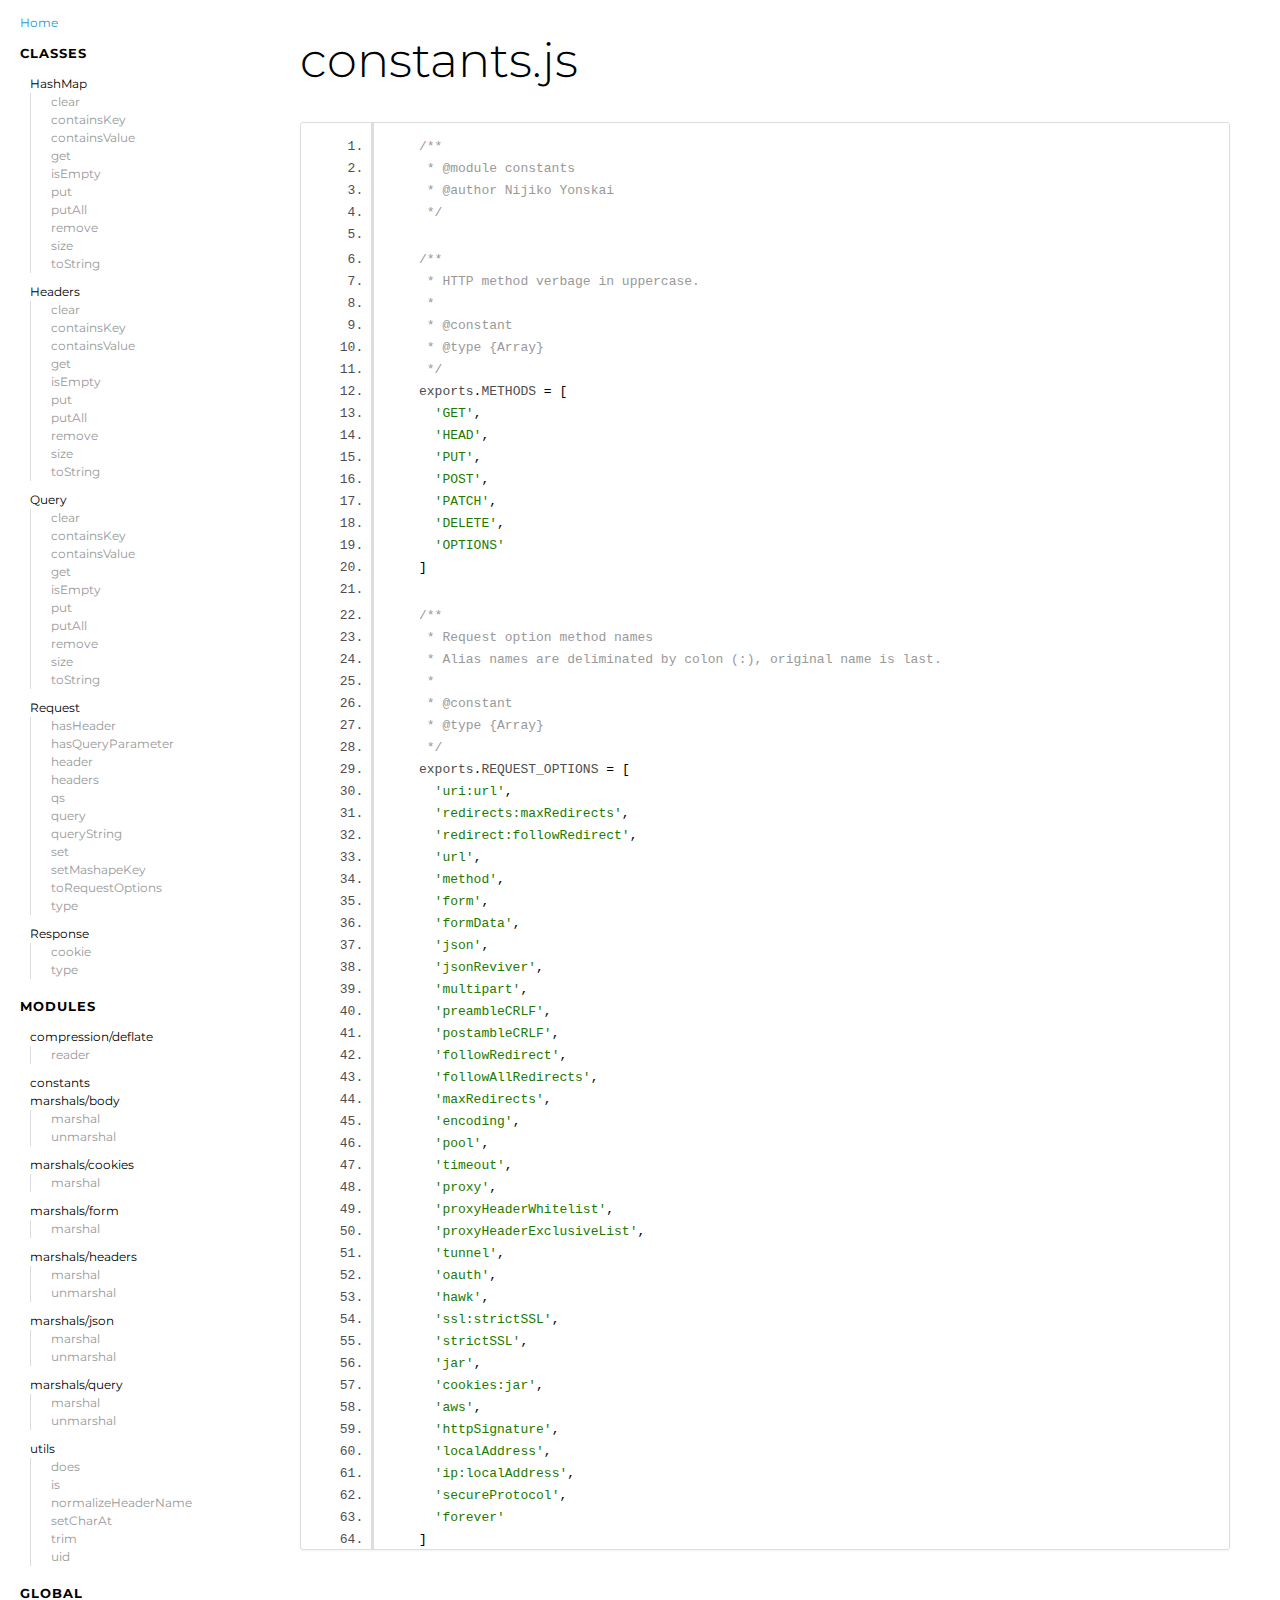
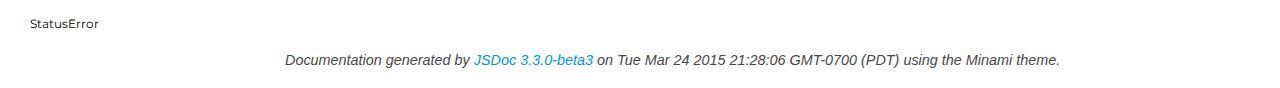
<file: Server/node_modules/unirest/docs/unirest/0.3.8/constants.js.html>
<!DOCTYPE html>
<html lang="en">
<head>
    <meta charset="utf-8">
    <title>constants.js - Documentation</title>

    <script src="scripts/prettify/prettify.js"></script>
    <script src="scripts/prettify/lang-css.js"></script>
    <!--[if lt IE 9]>
      <script src="//html5shiv.googlecode.com/svn/trunk/html5.js"></script>
    <![endif]-->
    <link type="text/css" rel="stylesheet" href="https://code.ionicframework.com/ionicons/2.0.1/css/ionicons.min.css">
    <link type="text/css" rel="stylesheet" href="styles/prettify-tomorrow.css">
    <link type="text/css" rel="stylesheet" href="styles/jsdoc-default.css">
</head>
<body>

<input type="checkbox" id="nav-trigger" class="nav-trigger" />
<label for="nav-trigger" class="navicon-button x">
  <div class="navicon"></div>
</label>

<label for="nav-trigger" class="overlay"></label>

<nav>
    <h2><a href="index.html">Home</a></h2><h3>Classes</h3><ul><li><a href="HashMap.html">HashMap</a><ul class='methods'><li data-type='method'><a href="HashMap.html#clear">clear</a></li><li data-type='method'><a href="HashMap.html#containsKey">containsKey</a></li><li data-type='method'><a href="HashMap.html#containsValue">containsValue</a></li><li data-type='method'><a href="HashMap.html#get">get</a></li><li data-type='method'><a href="HashMap.html#isEmpty">isEmpty</a></li><li data-type='method'><a href="HashMap.html#put">put</a></li><li data-type='method'><a href="HashMap.html#putAll">putAll</a></li><li data-type='method'><a href="HashMap.html#remove">remove</a></li><li data-type='method'><a href="HashMap.html#size">size</a></li><li data-type='method'><a href="HashMap.html#toString">toString</a></li></ul></li><li><a href="Headers.html">Headers</a><ul class='methods'><li data-type='method'><a href="Headers.html#clear">clear</a></li><li data-type='method'><a href="Headers.html#containsKey">containsKey</a></li><li data-type='method'><a href="Headers.html#containsValue">containsValue</a></li><li data-type='method'><a href="Headers.html#get">get</a></li><li data-type='method'><a href="Headers.html#isEmpty">isEmpty</a></li><li data-type='method'><a href="Headers.html#put">put</a></li><li data-type='method'><a href="Headers.html#putAll">putAll</a></li><li data-type='method'><a href="Headers.html#remove">remove</a></li><li data-type='method'><a href="Headers.html#size">size</a></li><li data-type='method'><a href="Headers.html#toString">toString</a></li></ul></li><li><a href="Query.html">Query</a><ul class='methods'><li data-type='method'><a href="Query.html#clear">clear</a></li><li data-type='method'><a href="Query.html#containsKey">containsKey</a></li><li data-type='method'><a href="Query.html#containsValue">containsValue</a></li><li data-type='method'><a href="Query.html#get">get</a></li><li data-type='method'><a href="Query.html#isEmpty">isEmpty</a></li><li data-type='method'><a href="Query.html#put">put</a></li><li data-type='method'><a href="Query.html#putAll">putAll</a></li><li data-type='method'><a href="Query.html#remove">remove</a></li><li data-type='method'><a href="Query.html#size">size</a></li><li data-type='method'><a href="Query.html#toString">toString</a></li></ul></li><li><a href="Request.html">Request</a><ul class='methods'><li data-type='method'><a href="Request.html#hasHeader">hasHeader</a></li><li data-type='method'><a href="Request.html#hasQueryParameter">hasQueryParameter</a></li><li data-type='method'><a href="Request.html#header">header</a></li><li data-type='method'><a href="Request.html#headers">headers</a></li><li data-type='method'><a href="Request.html#qs">qs</a></li><li data-type='method'><a href="Request.html#query">query</a></li><li data-type='method'><a href="Request.html#queryString">queryString</a></li><li data-type='method'><a href="Request.html#set">set</a></li><li data-type='method'><a href="Request.html#setMashapeKey">setMashapeKey</a></li><li data-type='method'><a href="Request.html#toRequestOptions">toRequestOptions</a></li><li data-type='method'><a href="Request.html#type">type</a></li></ul></li><li><a href="Response.html">Response</a><ul class='methods'><li data-type='method'><a href="Response.html#cookie">cookie</a></li><li data-type='method'><a href="Response.html#type">type</a></li></ul></li></ul><h3>Modules</h3><ul><li><a href="module-compression_deflate.html">compression/deflate</a><ul class='methods'><li data-type='method'><a href="module-compression_deflate.html#.reader">reader</a></li></ul></li><li><a href="module-constants.html">constants</a></li><li><a href="module-marshals_body.html">marshals/body</a><ul class='methods'><li data-type='method'><a href="module-marshals_body.html#.marshal">marshal</a></li><li data-type='method'><a href="module-marshals_body.html#.unmarshal">unmarshal</a></li></ul></li><li><a href="module-marshals_cookies.html">marshals/cookies</a><ul class='methods'><li data-type='method'><a href="module-marshals_cookies.html#.marshal">marshal</a></li></ul></li><li><a href="module-marshals_form.html">marshals/form</a><ul class='methods'><li data-type='method'><a href="module-marshals_form.html#.marshal">marshal</a></li></ul></li><li><a href="module-marshals_headers.html">marshals/headers</a><ul class='methods'><li data-type='method'><a href="module-marshals_headers.html#.marshal">marshal</a></li><li data-type='method'><a href="module-marshals_headers.html#.unmarshal">unmarshal</a></li></ul></li><li><a href="module-marshals_json.html">marshals/json</a><ul class='methods'><li data-type='method'><a href="module-marshals_json.html#.marshal">marshal</a></li><li data-type='method'><a href="module-marshals_json.html#.unmarshal">unmarshal</a></li></ul></li><li><a href="module-marshals_query.html">marshals/query</a><ul class='methods'><li data-type='method'><a href="module-marshals_query.html#.marshal">marshal</a></li><li data-type='method'><a href="module-marshals_query.html#.unmarshal">unmarshal</a></li></ul></li><li><a href="module-utils.html">utils</a><ul class='methods'><li data-type='method'><a href="module-utils.html#.does">does</a></li><li data-type='method'><a href="module-utils.html#.is">is</a></li><li data-type='method'><a href="module-utils.html#.normalizeHeaderName">normalizeHeaderName</a></li><li data-type='method'><a href="module-utils.html#.setCharAt">setCharAt</a></li><li data-type='method'><a href="module-utils.html#.trim">trim</a></li><li data-type='method'><a href="module-utils.html#.uid">uid</a></li></ul></li></ul><h3>Global</h3><ul><li><a href="global.html#StatusError">StatusError</a></li></ul>
</nav>

<div id="main">
    
    <h1 class="page-title">constants.js</h1>
    

    



    
    <section>
        <article>
            <pre class="prettyprint source linenums"><code>/**
 * @module constants
 * @author Nijiko Yonskai
 */

/**
 * HTTP method verbage in uppercase.
 *
 * @constant
 * @type {Array}
 */
exports.METHODS = [
  'GET',
  'HEAD',
  'PUT',
  'POST',
  'PATCH',
  'DELETE',
  'OPTIONS'
]

/**
 * Request option method names
 * Alias names are deliminated by colon (:), original name is last.
 *
 * @constant
 * @type {Array}
 */
exports.REQUEST_OPTIONS = [
  'uri:url',
  'redirects:maxRedirects',
  'redirect:followRedirect',
  'url',
  'method',
  'form',
  'formData',
  'json',
  'jsonReviver',
  'multipart',
  'preambleCRLF',
  'postambleCRLF',
  'followRedirect',
  'followAllRedirects',
  'maxRedirects',
  'encoding',
  'pool',
  'timeout',
  'proxy',
  'proxyHeaderWhitelist',
  'proxyHeaderExclusiveList',
  'tunnel',
  'oauth',
  'hawk',
  'ssl:strictSSL',
  'strictSSL',
  'jar',
  'cookies:jar',
  'aws',
  'httpSignature',
  'localAddress',
  'ip:localAddress',
  'secureProtocol',
  'forever'
]
</code></pre>
        </article>
    </section>




</div>

<br class="clear">

<footer>
    Documentation generated by <a href="https://github.com/jsdoc3/jsdoc">JSDoc 3.3.0-beta3</a> on Tue Mar 24 2015 21:28:06 GMT-0700 (PDT) using the Minami theme.
</footer>

<script>prettyPrint();</script>
<script src="scripts/linenumber.js"></script>
</body>
</html>
</file>
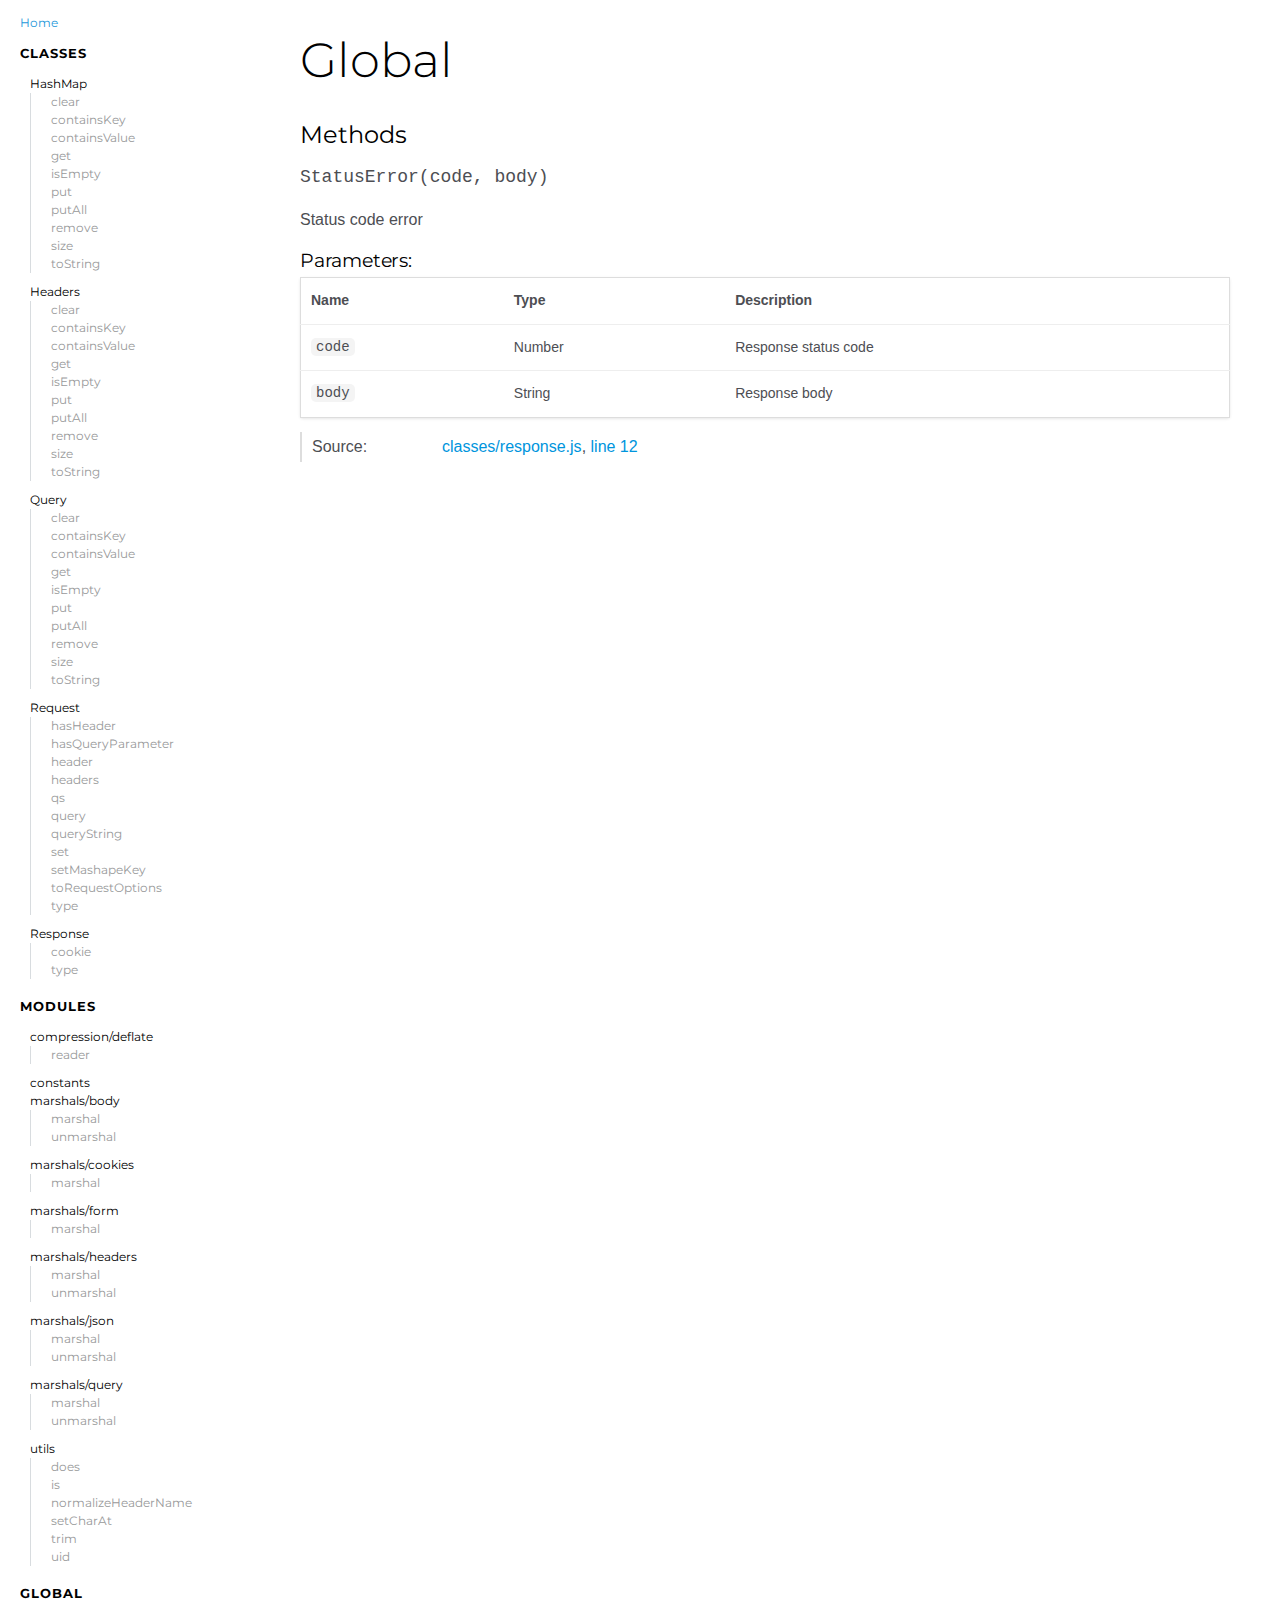
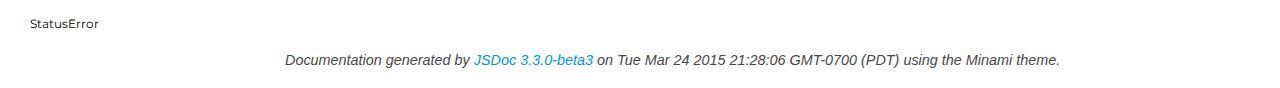
<file: Server/node_modules/unirest/docs/unirest/0.3.8/global.html>
<!DOCTYPE html>
<html lang="en">
<head>
    <meta charset="utf-8">
    <title>Global - Documentation</title>

    <script src="scripts/prettify/prettify.js"></script>
    <script src="scripts/prettify/lang-css.js"></script>
    <!--[if lt IE 9]>
      <script src="//html5shiv.googlecode.com/svn/trunk/html5.js"></script>
    <![endif]-->
    <link type="text/css" rel="stylesheet" href="https://code.ionicframework.com/ionicons/2.0.1/css/ionicons.min.css">
    <link type="text/css" rel="stylesheet" href="styles/prettify-tomorrow.css">
    <link type="text/css" rel="stylesheet" href="styles/jsdoc-default.css">
</head>
<body>

<input type="checkbox" id="nav-trigger" class="nav-trigger" />
<label for="nav-trigger" class="navicon-button x">
  <div class="navicon"></div>
</label>

<label for="nav-trigger" class="overlay"></label>

<nav>
    <h2><a href="index.html">Home</a></h2><h3>Classes</h3><ul><li><a href="HashMap.html">HashMap</a><ul class='methods'><li data-type='method'><a href="HashMap.html#clear">clear</a></li><li data-type='method'><a href="HashMap.html#containsKey">containsKey</a></li><li data-type='method'><a href="HashMap.html#containsValue">containsValue</a></li><li data-type='method'><a href="HashMap.html#get">get</a></li><li data-type='method'><a href="HashMap.html#isEmpty">isEmpty</a></li><li data-type='method'><a href="HashMap.html#put">put</a></li><li data-type='method'><a href="HashMap.html#putAll">putAll</a></li><li data-type='method'><a href="HashMap.html#remove">remove</a></li><li data-type='method'><a href="HashMap.html#size">size</a></li><li data-type='method'><a href="HashMap.html#toString">toString</a></li></ul></li><li><a href="Headers.html">Headers</a><ul class='methods'><li data-type='method'><a href="Headers.html#clear">clear</a></li><li data-type='method'><a href="Headers.html#containsKey">containsKey</a></li><li data-type='method'><a href="Headers.html#containsValue">containsValue</a></li><li data-type='method'><a href="Headers.html#get">get</a></li><li data-type='method'><a href="Headers.html#isEmpty">isEmpty</a></li><li data-type='method'><a href="Headers.html#put">put</a></li><li data-type='method'><a href="Headers.html#putAll">putAll</a></li><li data-type='method'><a href="Headers.html#remove">remove</a></li><li data-type='method'><a href="Headers.html#size">size</a></li><li data-type='method'><a href="Headers.html#toString">toString</a></li></ul></li><li><a href="Query.html">Query</a><ul class='methods'><li data-type='method'><a href="Query.html#clear">clear</a></li><li data-type='method'><a href="Query.html#containsKey">containsKey</a></li><li data-type='method'><a href="Query.html#containsValue">containsValue</a></li><li data-type='method'><a href="Query.html#get">get</a></li><li data-type='method'><a href="Query.html#isEmpty">isEmpty</a></li><li data-type='method'><a href="Query.html#put">put</a></li><li data-type='method'><a href="Query.html#putAll">putAll</a></li><li data-type='method'><a href="Query.html#remove">remove</a></li><li data-type='method'><a href="Query.html#size">size</a></li><li data-type='method'><a href="Query.html#toString">toString</a></li></ul></li><li><a href="Request.html">Request</a><ul class='methods'><li data-type='method'><a href="Request.html#hasHeader">hasHeader</a></li><li data-type='method'><a href="Request.html#hasQueryParameter">hasQueryParameter</a></li><li data-type='method'><a href="Request.html#header">header</a></li><li data-type='method'><a href="Request.html#headers">headers</a></li><li data-type='method'><a href="Request.html#qs">qs</a></li><li data-type='method'><a href="Request.html#query">query</a></li><li data-type='method'><a href="Request.html#queryString">queryString</a></li><li data-type='method'><a href="Request.html#set">set</a></li><li data-type='method'><a href="Request.html#setMashapeKey">setMashapeKey</a></li><li data-type='method'><a href="Request.html#toRequestOptions">toRequestOptions</a></li><li data-type='method'><a href="Request.html#type">type</a></li></ul></li><li><a href="Response.html">Response</a><ul class='methods'><li data-type='method'><a href="Response.html#cookie">cookie</a></li><li data-type='method'><a href="Response.html#type">type</a></li></ul></li></ul><h3>Modules</h3><ul><li><a href="module-compression_deflate.html">compression/deflate</a><ul class='methods'><li data-type='method'><a href="module-compression_deflate.html#.reader">reader</a></li></ul></li><li><a href="module-constants.html">constants</a></li><li><a href="module-marshals_body.html">marshals/body</a><ul class='methods'><li data-type='method'><a href="module-marshals_body.html#.marshal">marshal</a></li><li data-type='method'><a href="module-marshals_body.html#.unmarshal">unmarshal</a></li></ul></li><li><a href="module-marshals_cookies.html">marshals/cookies</a><ul class='methods'><li data-type='method'><a href="module-marshals_cookies.html#.marshal">marshal</a></li></ul></li><li><a href="module-marshals_form.html">marshals/form</a><ul class='methods'><li data-type='method'><a href="module-marshals_form.html#.marshal">marshal</a></li></ul></li><li><a href="module-marshals_headers.html">marshals/headers</a><ul class='methods'><li data-type='method'><a href="module-marshals_headers.html#.marshal">marshal</a></li><li data-type='method'><a href="module-marshals_headers.html#.unmarshal">unmarshal</a></li></ul></li><li><a href="module-marshals_json.html">marshals/json</a><ul class='methods'><li data-type='method'><a href="module-marshals_json.html#.marshal">marshal</a></li><li data-type='method'><a href="module-marshals_json.html#.unmarshal">unmarshal</a></li></ul></li><li><a href="module-marshals_query.html">marshals/query</a><ul class='methods'><li data-type='method'><a href="module-marshals_query.html#.marshal">marshal</a></li><li data-type='method'><a href="module-marshals_query.html#.unmarshal">unmarshal</a></li></ul></li><li><a href="module-utils.html">utils</a><ul class='methods'><li data-type='method'><a href="module-utils.html#.does">does</a></li><li data-type='method'><a href="module-utils.html#.is">is</a></li><li data-type='method'><a href="module-utils.html#.normalizeHeaderName">normalizeHeaderName</a></li><li data-type='method'><a href="module-utils.html#.setCharAt">setCharAt</a></li><li data-type='method'><a href="module-utils.html#.trim">trim</a></li><li data-type='method'><a href="module-utils.html#.uid">uid</a></li></ul></li></ul><h3>Global</h3><ul><li><a href="global.html#StatusError">StatusError</a></li></ul>
</nav>

<div id="main">
    
    <h1 class="page-title">Global</h1>
    

    




<section>

<header>
    
        <h2>
        
        </h2>
        
    
</header>

<article>
    <div class="container-overview">
    
        

        


<dl class="details">

    

    

    

    

    

    

    

    

    

    

    

    

    

    

    

    
</dl>


        
    
    </div>

    

    

    

     

    

    

    
        <h3 class="subsection-title">Methods</h3>

        
            

    

    <h4 class="name" id="StatusError"><span class="type-signature"></span>StatusError<span class="signature">(code, body)</span><span class="type-signature"></span></h4>

    



<div class="description">
    <p>Status code error</p>
</div>









    <h5>Parameters:</h5>
    

<table class="params">
    <thead>
    <tr>
        
        <th>Name</th>
        

        <th>Type</th>

        

        

        <th class="last">Description</th>
    </tr>
    </thead>

    <tbody>
    

        <tr>
            
                <td class="name"><code>code</code></td>
            

            <td class="type">
            
                
<span class="param-type">Number</span>


            
            </td>

            

            

            <td class="description last"><p>Response status code</p></td>
        </tr>

    

        <tr>
            
                <td class="name"><code>body</code></td>
            

            <td class="type">
            
                
<span class="param-type">String</span>


            
            </td>

            

            

            <td class="description last"><p>Response body</p></td>
        </tr>

    
    </tbody>
</table>






<dl class="details">

    

    

    

    

    

    

    

    

    

    

    

    

    
    <dt class="tag-source">Source:</dt>
    <dd class="tag-source"><ul class="dummy"><li>
        <a href="classes_response.js.html">classes/response.js</a>, <a href="classes_response.js.html#line12">line 12</a>
    </li></ul></dd>
    

    

    

    
</dl>
















        
    

    

    
</article>

</section>




</div>

<br class="clear">

<footer>
    Documentation generated by <a href="https://github.com/jsdoc3/jsdoc">JSDoc 3.3.0-beta3</a> on Tue Mar 24 2015 21:28:06 GMT-0700 (PDT) using the Minami theme.
</footer>

<script>prettyPrint();</script>
<script src="scripts/linenumber.js"></script>
</body>
</html>
</file>
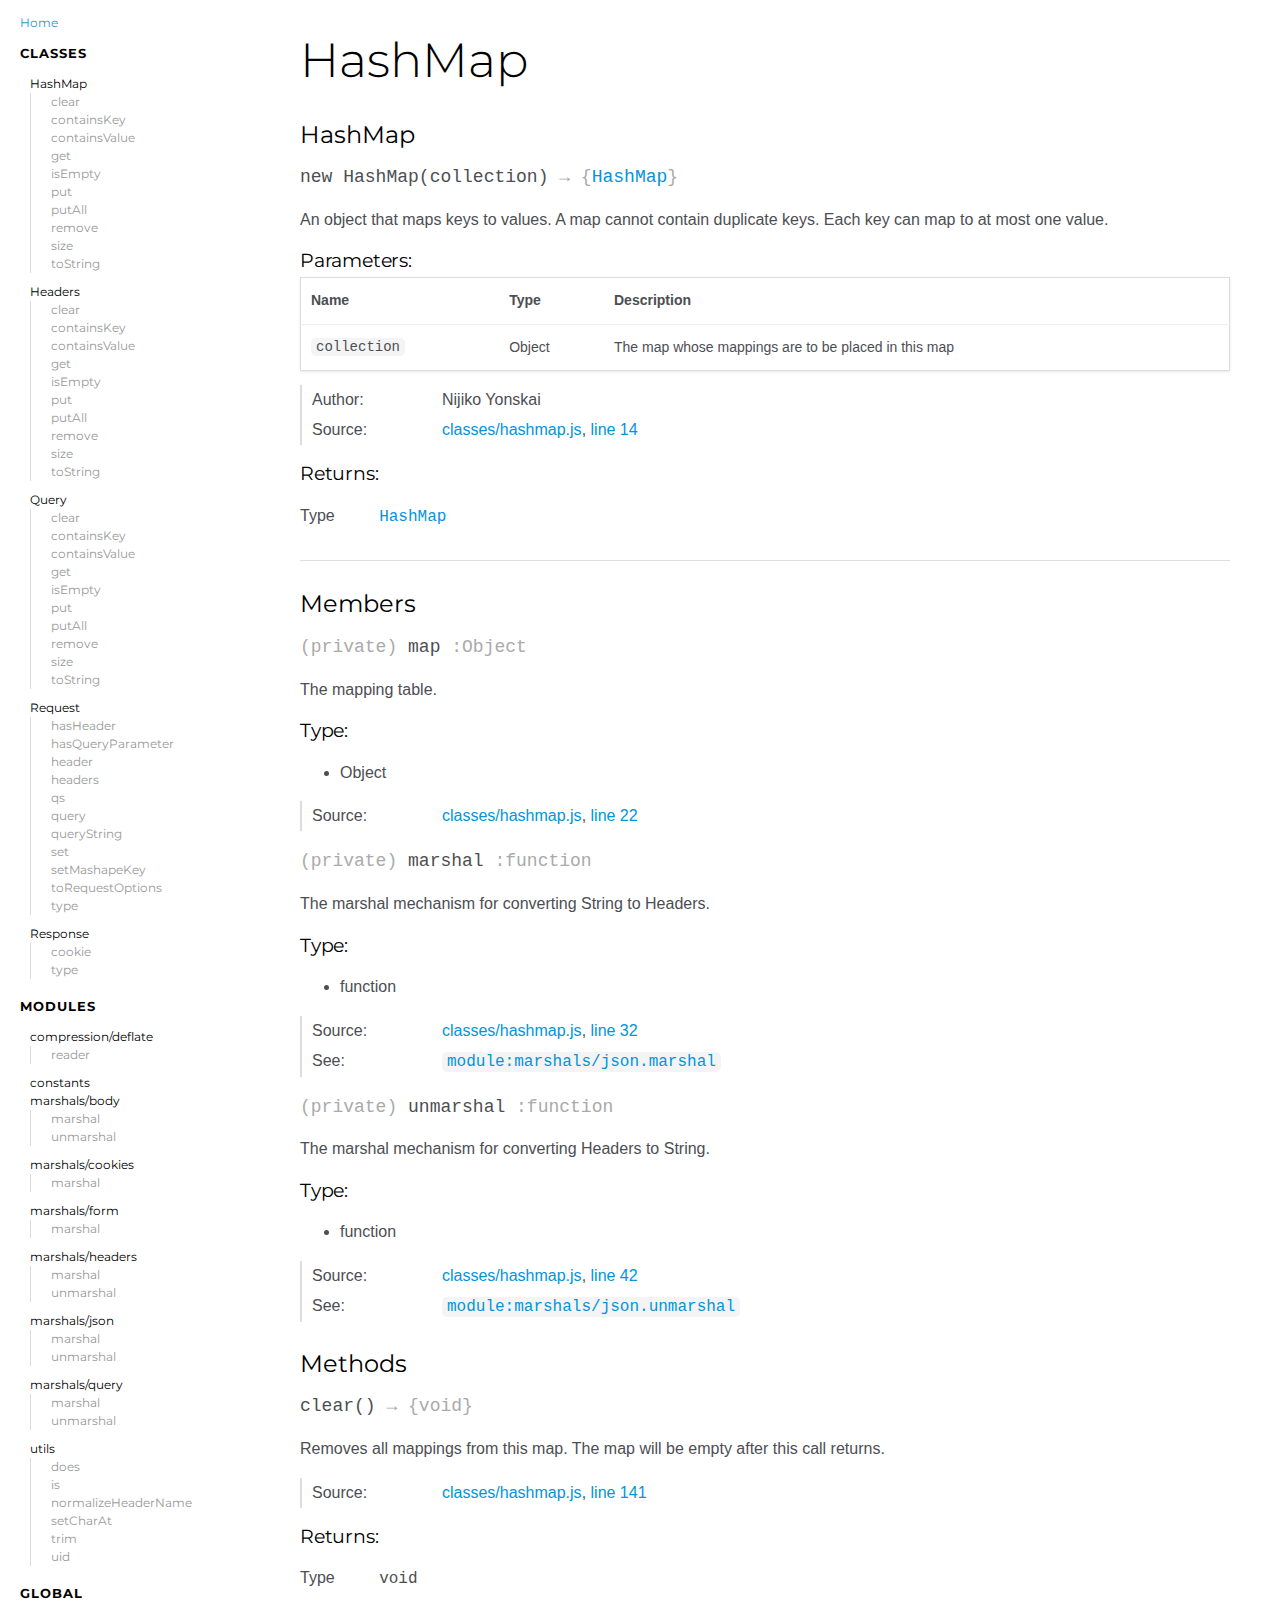
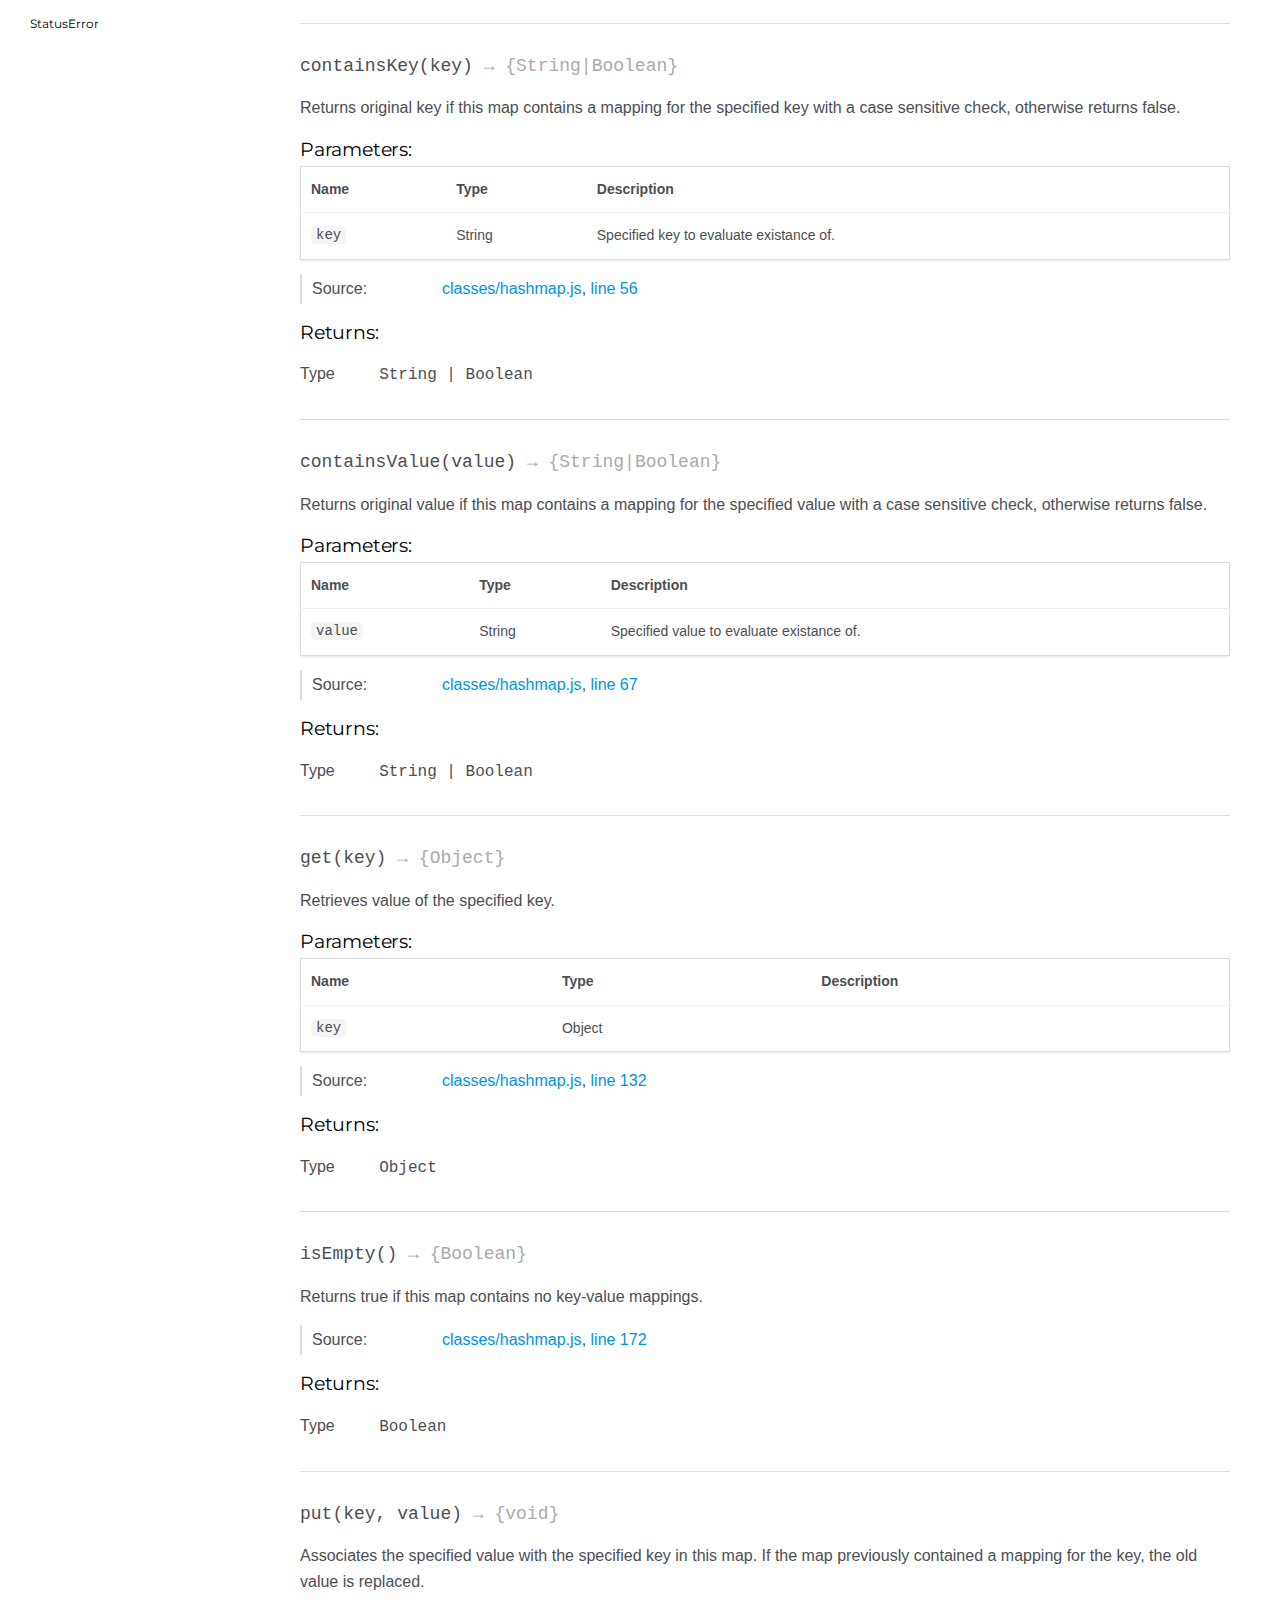
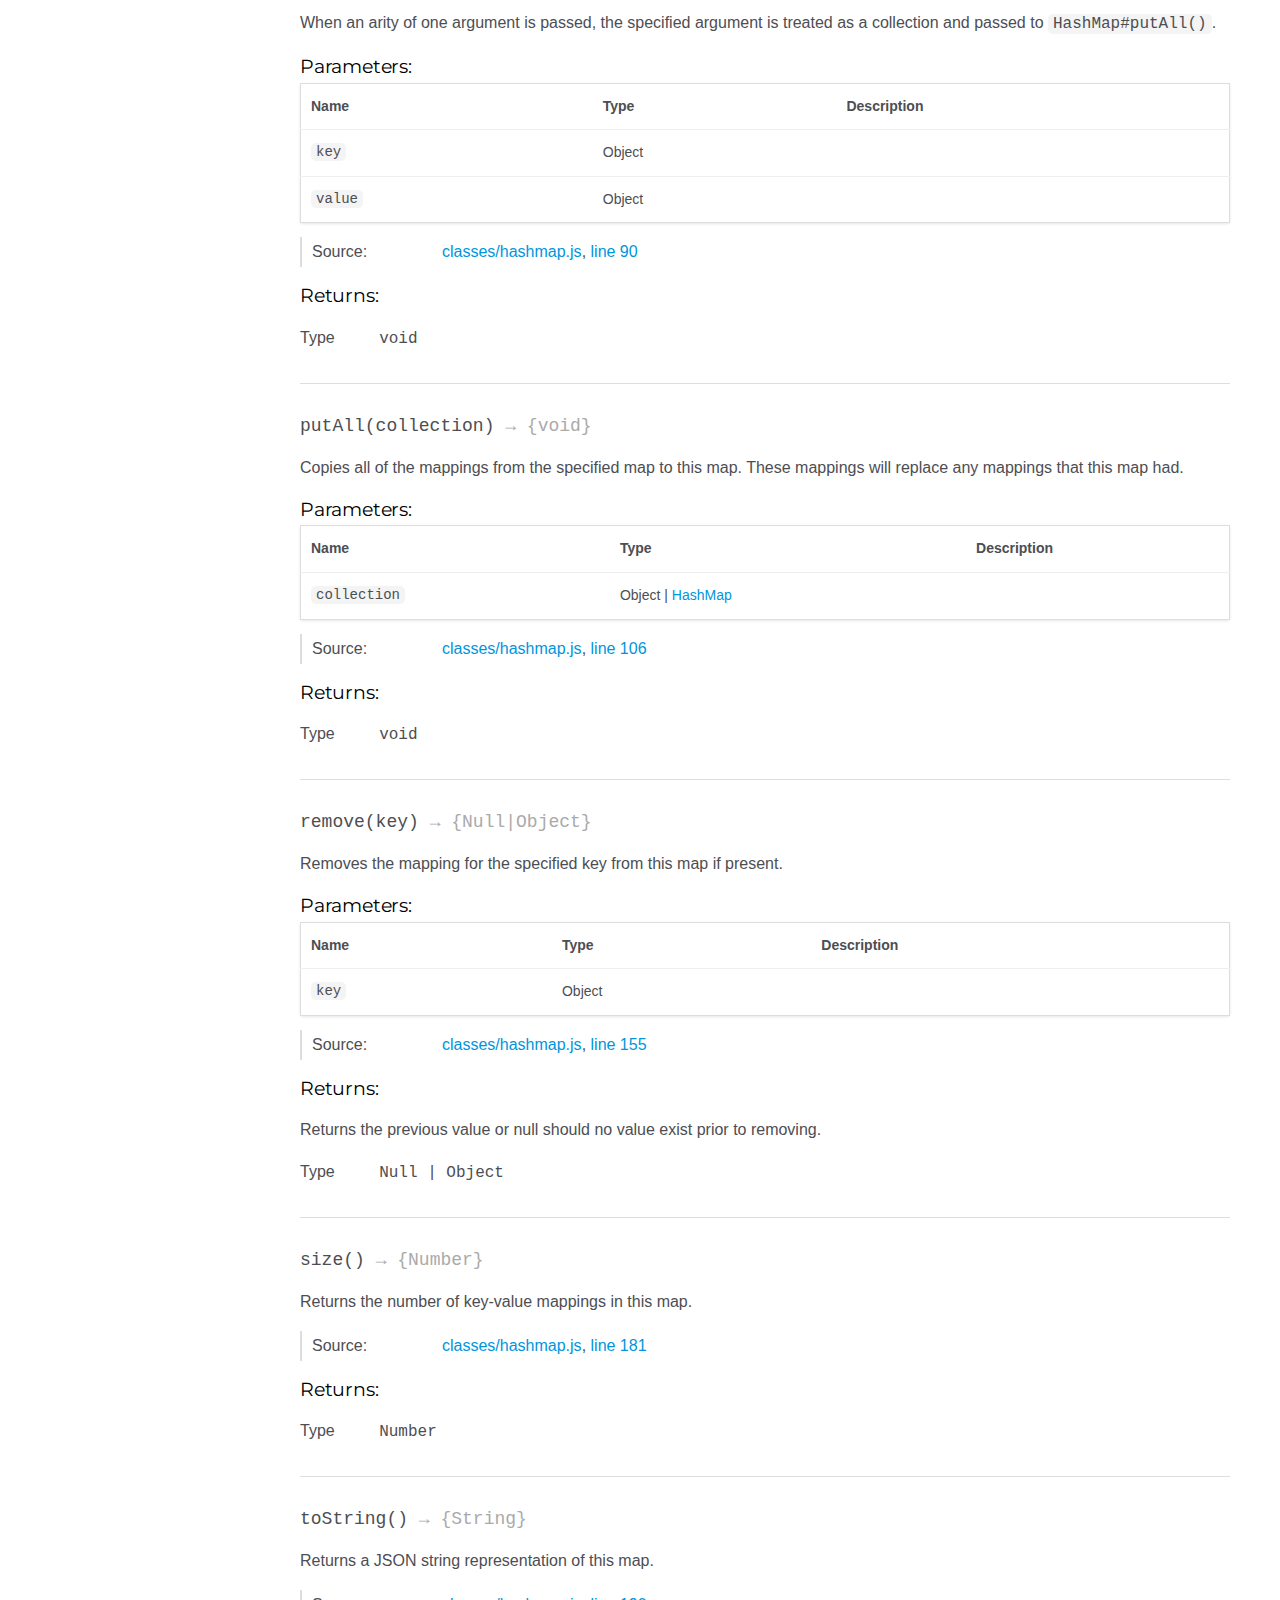
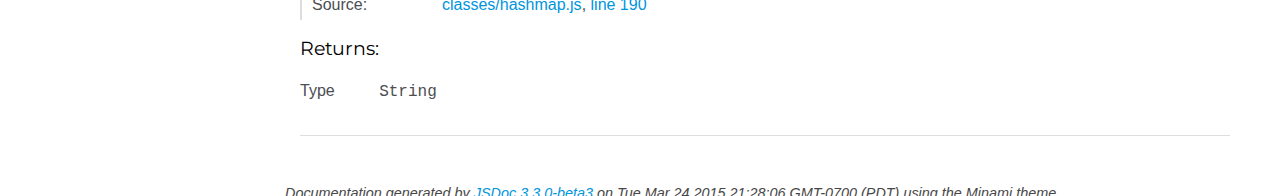
<file: Server/node_modules/unirest/docs/unirest/0.3.8/HashMap.html>
<!DOCTYPE html>
<html lang="en">
<head>
    <meta charset="utf-8">
    <title>HashMap - Documentation</title>

    <script src="scripts/prettify/prettify.js"></script>
    <script src="scripts/prettify/lang-css.js"></script>
    <!--[if lt IE 9]>
      <script src="//html5shiv.googlecode.com/svn/trunk/html5.js"></script>
    <![endif]-->
    <link type="text/css" rel="stylesheet" href="https://code.ionicframework.com/ionicons/2.0.1/css/ionicons.min.css">
    <link type="text/css" rel="stylesheet" href="styles/prettify-tomorrow.css">
    <link type="text/css" rel="stylesheet" href="styles/jsdoc-default.css">
</head>
<body>

<input type="checkbox" id="nav-trigger" class="nav-trigger" />
<label for="nav-trigger" class="navicon-button x">
  <div class="navicon"></div>
</label>

<label for="nav-trigger" class="overlay"></label>

<nav>
    <h2><a href="index.html">Home</a></h2><h3>Classes</h3><ul><li><a href="HashMap.html">HashMap</a><ul class='methods'><li data-type='method'><a href="HashMap.html#clear">clear</a></li><li data-type='method'><a href="HashMap.html#containsKey">containsKey</a></li><li data-type='method'><a href="HashMap.html#containsValue">containsValue</a></li><li data-type='method'><a href="HashMap.html#get">get</a></li><li data-type='method'><a href="HashMap.html#isEmpty">isEmpty</a></li><li data-type='method'><a href="HashMap.html#put">put</a></li><li data-type='method'><a href="HashMap.html#putAll">putAll</a></li><li data-type='method'><a href="HashMap.html#remove">remove</a></li><li data-type='method'><a href="HashMap.html#size">size</a></li><li data-type='method'><a href="HashMap.html#toString">toString</a></li></ul></li><li><a href="Headers.html">Headers</a><ul class='methods'><li data-type='method'><a href="Headers.html#clear">clear</a></li><li data-type='method'><a href="Headers.html#containsKey">containsKey</a></li><li data-type='method'><a href="Headers.html#containsValue">containsValue</a></li><li data-type='method'><a href="Headers.html#get">get</a></li><li data-type='method'><a href="Headers.html#isEmpty">isEmpty</a></li><li data-type='method'><a href="Headers.html#put">put</a></li><li data-type='method'><a href="Headers.html#putAll">putAll</a></li><li data-type='method'><a href="Headers.html#remove">remove</a></li><li data-type='method'><a href="Headers.html#size">size</a></li><li data-type='method'><a href="Headers.html#toString">toString</a></li></ul></li><li><a href="Query.html">Query</a><ul class='methods'><li data-type='method'><a href="Query.html#clear">clear</a></li><li data-type='method'><a href="Query.html#containsKey">containsKey</a></li><li data-type='method'><a href="Query.html#containsValue">containsValue</a></li><li data-type='method'><a href="Query.html#get">get</a></li><li data-type='method'><a href="Query.html#isEmpty">isEmpty</a></li><li data-type='method'><a href="Query.html#put">put</a></li><li data-type='method'><a href="Query.html#putAll">putAll</a></li><li data-type='method'><a href="Query.html#remove">remove</a></li><li data-type='method'><a href="Query.html#size">size</a></li><li data-type='method'><a href="Query.html#toString">toString</a></li></ul></li><li><a href="Request.html">Request</a><ul class='methods'><li data-type='method'><a href="Request.html#hasHeader">hasHeader</a></li><li data-type='method'><a href="Request.html#hasQueryParameter">hasQueryParameter</a></li><li data-type='method'><a href="Request.html#header">header</a></li><li data-type='method'><a href="Request.html#headers">headers</a></li><li data-type='method'><a href="Request.html#qs">qs</a></li><li data-type='method'><a href="Request.html#query">query</a></li><li data-type='method'><a href="Request.html#queryString">queryString</a></li><li data-type='method'><a href="Request.html#set">set</a></li><li data-type='method'><a href="Request.html#setMashapeKey">setMashapeKey</a></li><li data-type='method'><a href="Request.html#toRequestOptions">toRequestOptions</a></li><li data-type='method'><a href="Request.html#type">type</a></li></ul></li><li><a href="Response.html">Response</a><ul class='methods'><li data-type='method'><a href="Response.html#cookie">cookie</a></li><li data-type='method'><a href="Response.html#type">type</a></li></ul></li></ul><h3>Modules</h3><ul><li><a href="module-compression_deflate.html">compression/deflate</a><ul class='methods'><li data-type='method'><a href="module-compression_deflate.html#.reader">reader</a></li></ul></li><li><a href="module-constants.html">constants</a></li><li><a href="module-marshals_body.html">marshals/body</a><ul class='methods'><li data-type='method'><a href="module-marshals_body.html#.marshal">marshal</a></li><li data-type='method'><a href="module-marshals_body.html#.unmarshal">unmarshal</a></li></ul></li><li><a href="module-marshals_cookies.html">marshals/cookies</a><ul class='methods'><li data-type='method'><a href="module-marshals_cookies.html#.marshal">marshal</a></li></ul></li><li><a href="module-marshals_form.html">marshals/form</a><ul class='methods'><li data-type='method'><a href="module-marshals_form.html#.marshal">marshal</a></li></ul></li><li><a href="module-marshals_headers.html">marshals/headers</a><ul class='methods'><li data-type='method'><a href="module-marshals_headers.html#.marshal">marshal</a></li><li data-type='method'><a href="module-marshals_headers.html#.unmarshal">unmarshal</a></li></ul></li><li><a href="module-marshals_json.html">marshals/json</a><ul class='methods'><li data-type='method'><a href="module-marshals_json.html#.marshal">marshal</a></li><li data-type='method'><a href="module-marshals_json.html#.unmarshal">unmarshal</a></li></ul></li><li><a href="module-marshals_query.html">marshals/query</a><ul class='methods'><li data-type='method'><a href="module-marshals_query.html#.marshal">marshal</a></li><li data-type='method'><a href="module-marshals_query.html#.unmarshal">unmarshal</a></li></ul></li><li><a href="module-utils.html">utils</a><ul class='methods'><li data-type='method'><a href="module-utils.html#.does">does</a></li><li data-type='method'><a href="module-utils.html#.is">is</a></li><li data-type='method'><a href="module-utils.html#.normalizeHeaderName">normalizeHeaderName</a></li><li data-type='method'><a href="module-utils.html#.setCharAt">setCharAt</a></li><li data-type='method'><a href="module-utils.html#.trim">trim</a></li><li data-type='method'><a href="module-utils.html#.uid">uid</a></li></ul></li></ul><h3>Global</h3><ul><li><a href="global.html#StatusError">StatusError</a></li></ul>
</nav>

<div id="main">
    
    <h1 class="page-title">HashMap</h1>
    

    




<section>

<header>
    
        <h2>
        HashMap
        </h2>
        
    
</header>

<article>
    <div class="container-overview">
    
        

    

    <h4 class="name" id="HashMap"><span class="type-signature"></span>new HashMap<span class="signature">(collection)</span><span class="type-signature"> &rarr; {<a href="HashMap.html">HashMap</a>}</span></h4>

    



<div class="description">
    <p>An object that maps keys to values. A map cannot contain duplicate keys. Each key can map to at most
one value.</p>
</div>









    <h5>Parameters:</h5>
    

<table class="params">
    <thead>
    <tr>
        
        <th>Name</th>
        

        <th>Type</th>

        

        

        <th class="last">Description</th>
    </tr>
    </thead>

    <tbody>
    

        <tr>
            
                <td class="name"><code>collection</code></td>
            

            <td class="type">
            
                
<span class="param-type">Object</span>


            
            </td>

            

            

            <td class="description last"><p>The map whose mappings are to be placed in this map</p></td>
        </tr>

    
    </tbody>
</table>






<dl class="details">

    

    

    

    

    

    

    

    

    
    <dt class="tag-author">Author:</dt>
    <dd class="tag-author">
        <ul>
            <li>Nijiko Yonskai</li>
        </ul>
    </dd>
    

    

    

    

    
    <dt class="tag-source">Source:</dt>
    <dd class="tag-source"><ul class="dummy"><li>
        <a href="classes_hashmap.js.html">classes/hashmap.js</a>, <a href="classes_hashmap.js.html#line14">line 14</a>
    </li></ul></dd>
    

    

    

    
</dl>













<h5>Returns:</h5>

        


<dl class="param-type">
    <dt>
        Type
    </dt>
    <dd>
        
<span class="param-type"><a href="HashMap.html">HashMap</a></span>


    </dd>
</dl>

    



    
    </div>

    

    

    

     

    

    
        <h3 class="subsection-title">Members</h3>

        
            
<h4 class="name" id="map"><span class="type-signature">(private) </span>map<span class="type-signature"> :Object</span></h4>




<div class="description">
    <p>The mapping table.</p>
</div>



    <h5>Type:</h5>
    <ul>
        <li>
            
<span class="param-type">Object</span>


        </li>
    </ul>





<dl class="details">

    

    

    

    

    

    

    

    

    

    

    

    

    
    <dt class="tag-source">Source:</dt>
    <dd class="tag-source"><ul class="dummy"><li>
        <a href="classes_hashmap.js.html">classes/hashmap.js</a>, <a href="classes_hashmap.js.html#line22">line 22</a>
    </li></ul></dd>
    

    

    

    
</dl>






        
            
<h4 class="name" id="marshal"><span class="type-signature">(private) </span>marshal<span class="type-signature"> :function</span></h4>




<div class="description">
    <p>The marshal mechanism for converting String to Headers.</p>
</div>



    <h5>Type:</h5>
    <ul>
        <li>
            
<span class="param-type">function</span>


        </li>
    </ul>





<dl class="details">

    

    

    

    

    

    

    

    

    

    

    

    

    
    <dt class="tag-source">Source:</dt>
    <dd class="tag-source"><ul class="dummy"><li>
        <a href="classes_hashmap.js.html">classes/hashmap.js</a>, <a href="classes_hashmap.js.html#line32">line 32</a>
    </li></ul></dd>
    

    

    
    <dt class="tag-see">See:</dt>
    <dd class="tag-see">
        <ul>
            <li><a href="module-marshals_json.html#.marshal"><code>module:marshals/json.marshal</code></a></li>
        </ul>
    </dd>
    

    
</dl>






        
            
<h4 class="name" id="unmarshal"><span class="type-signature">(private) </span>unmarshal<span class="type-signature"> :function</span></h4>




<div class="description">
    <p>The marshal mechanism for converting Headers to String.</p>
</div>



    <h5>Type:</h5>
    <ul>
        <li>
            
<span class="param-type">function</span>


        </li>
    </ul>





<dl class="details">

    

    

    

    

    

    

    

    

    

    

    

    

    
    <dt class="tag-source">Source:</dt>
    <dd class="tag-source"><ul class="dummy"><li>
        <a href="classes_hashmap.js.html">classes/hashmap.js</a>, <a href="classes_hashmap.js.html#line42">line 42</a>
    </li></ul></dd>
    

    

    
    <dt class="tag-see">See:</dt>
    <dd class="tag-see">
        <ul>
            <li><a href="module-marshals_json.html#.unmarshal"><code>module:marshals/json.unmarshal</code></a></li>
        </ul>
    </dd>
    

    
</dl>






        
    

    
        <h3 class="subsection-title">Methods</h3>

        
            

    

    <h4 class="name" id="clear"><span class="type-signature"></span>clear<span class="signature">()</span><span class="type-signature"> &rarr; {void}</span></h4>

    



<div class="description">
    <p>Removes all mappings from this map. The map will be empty after this call returns.</p>
</div>













<dl class="details">

    

    

    

    

    

    

    

    

    

    

    

    

    
    <dt class="tag-source">Source:</dt>
    <dd class="tag-source"><ul class="dummy"><li>
        <a href="classes_hashmap.js.html">classes/hashmap.js</a>, <a href="classes_hashmap.js.html#line141">line 141</a>
    </li></ul></dd>
    

    

    

    
</dl>













<h5>Returns:</h5>

        


<dl class="param-type">
    <dt>
        Type
    </dt>
    <dd>
        
<span class="param-type">void</span>


    </dd>
</dl>

    



        
            

    

    <h4 class="name" id="containsKey"><span class="type-signature"></span>containsKey<span class="signature">(key)</span><span class="type-signature"> &rarr; {String|Boolean}</span></h4>

    



<div class="description">
    <p>Returns original key if this map contains a mapping for the specified key with a case sensitive check,
otherwise returns false.</p>
</div>









    <h5>Parameters:</h5>
    

<table class="params">
    <thead>
    <tr>
        
        <th>Name</th>
        

        <th>Type</th>

        

        

        <th class="last">Description</th>
    </tr>
    </thead>

    <tbody>
    

        <tr>
            
                <td class="name"><code>key</code></td>
            

            <td class="type">
            
                
<span class="param-type">String</span>


            
            </td>

            

            

            <td class="description last"><p>Specified key to evaluate existance of.</p></td>
        </tr>

    
    </tbody>
</table>






<dl class="details">

    

    

    

    

    

    

    

    

    

    

    

    

    
    <dt class="tag-source">Source:</dt>
    <dd class="tag-source"><ul class="dummy"><li>
        <a href="classes_hashmap.js.html">classes/hashmap.js</a>, <a href="classes_hashmap.js.html#line56">line 56</a>
    </li></ul></dd>
    

    

    

    
</dl>













<h5>Returns:</h5>

        


<dl class="param-type">
    <dt>
        Type
    </dt>
    <dd>
        
<span class="param-type">String</span>
|

<span class="param-type">Boolean</span>


    </dd>
</dl>

    



        
            

    

    <h4 class="name" id="containsValue"><span class="type-signature"></span>containsValue<span class="signature">(value)</span><span class="type-signature"> &rarr; {String|Boolean}</span></h4>

    



<div class="description">
    <p>Returns original value if this map contains a mapping for the specified value with a case sensitive check,
otherwise returns false.</p>
</div>









    <h5>Parameters:</h5>
    

<table class="params">
    <thead>
    <tr>
        
        <th>Name</th>
        

        <th>Type</th>

        

        

        <th class="last">Description</th>
    </tr>
    </thead>

    <tbody>
    

        <tr>
            
                <td class="name"><code>value</code></td>
            

            <td class="type">
            
                
<span class="param-type">String</span>


            
            </td>

            

            

            <td class="description last"><p>Specified value to evaluate existance of.</p></td>
        </tr>

    
    </tbody>
</table>






<dl class="details">

    

    

    

    

    

    

    

    

    

    

    

    

    
    <dt class="tag-source">Source:</dt>
    <dd class="tag-source"><ul class="dummy"><li>
        <a href="classes_hashmap.js.html">classes/hashmap.js</a>, <a href="classes_hashmap.js.html#line67">line 67</a>
    </li></ul></dd>
    

    

    

    
</dl>













<h5>Returns:</h5>

        


<dl class="param-type">
    <dt>
        Type
    </dt>
    <dd>
        
<span class="param-type">String</span>
|

<span class="param-type">Boolean</span>


    </dd>
</dl>

    



        
            

    

    <h4 class="name" id="get"><span class="type-signature"></span>get<span class="signature">(key)</span><span class="type-signature"> &rarr; {Object}</span></h4>

    



<div class="description">
    <p>Retrieves value of the specified key.</p>
</div>









    <h5>Parameters:</h5>
    

<table class="params">
    <thead>
    <tr>
        
        <th>Name</th>
        

        <th>Type</th>

        

        

        <th class="last">Description</th>
    </tr>
    </thead>

    <tbody>
    

        <tr>
            
                <td class="name"><code>key</code></td>
            

            <td class="type">
            
                
<span class="param-type">Object</span>


            
            </td>

            

            

            <td class="description last"></td>
        </tr>

    
    </tbody>
</table>






<dl class="details">

    

    

    

    

    

    

    

    

    

    

    

    

    
    <dt class="tag-source">Source:</dt>
    <dd class="tag-source"><ul class="dummy"><li>
        <a href="classes_hashmap.js.html">classes/hashmap.js</a>, <a href="classes_hashmap.js.html#line132">line 132</a>
    </li></ul></dd>
    

    

    

    
</dl>













<h5>Returns:</h5>

        


<dl class="param-type">
    <dt>
        Type
    </dt>
    <dd>
        
<span class="param-type">Object</span>


    </dd>
</dl>

    



        
            

    

    <h4 class="name" id="isEmpty"><span class="type-signature"></span>isEmpty<span class="signature">()</span><span class="type-signature"> &rarr; {Boolean}</span></h4>

    



<div class="description">
    <p>Returns true if this map contains no key-value mappings.</p>
</div>













<dl class="details">

    

    

    

    

    

    

    

    

    

    

    

    

    
    <dt class="tag-source">Source:</dt>
    <dd class="tag-source"><ul class="dummy"><li>
        <a href="classes_hashmap.js.html">classes/hashmap.js</a>, <a href="classes_hashmap.js.html#line172">line 172</a>
    </li></ul></dd>
    

    

    

    
</dl>













<h5>Returns:</h5>

        


<dl class="param-type">
    <dt>
        Type
    </dt>
    <dd>
        
<span class="param-type">Boolean</span>


    </dd>
</dl>

    



        
            

    

    <h4 class="name" id="put"><span class="type-signature"></span>put<span class="signature">(key, value)</span><span class="type-signature"> &rarr; {void}</span></h4>

    



<div class="description">
    <p>Associates the specified value with the specified key in this map. If the map previously contained a
mapping for the key, the old value is replaced.</p>
<p>When an arity of one argument is passed, the specified argument is treated as a collection and passed
to <code>HashMap#putAll()</code>.</p>
</div>









    <h5>Parameters:</h5>
    

<table class="params">
    <thead>
    <tr>
        
        <th>Name</th>
        

        <th>Type</th>

        

        

        <th class="last">Description</th>
    </tr>
    </thead>

    <tbody>
    

        <tr>
            
                <td class="name"><code>key</code></td>
            

            <td class="type">
            
                
<span class="param-type">Object</span>


            
            </td>

            

            

            <td class="description last"></td>
        </tr>

    

        <tr>
            
                <td class="name"><code>value</code></td>
            

            <td class="type">
            
                
<span class="param-type">Object</span>


            
            </td>

            

            

            <td class="description last"></td>
        </tr>

    
    </tbody>
</table>






<dl class="details">

    

    

    

    

    

    

    

    

    

    

    

    

    
    <dt class="tag-source">Source:</dt>
    <dd class="tag-source"><ul class="dummy"><li>
        <a href="classes_hashmap.js.html">classes/hashmap.js</a>, <a href="classes_hashmap.js.html#line90">line 90</a>
    </li></ul></dd>
    

    

    

    
</dl>













<h5>Returns:</h5>

        


<dl class="param-type">
    <dt>
        Type
    </dt>
    <dd>
        
<span class="param-type">void</span>


    </dd>
</dl>

    



        
            

    

    <h4 class="name" id="putAll"><span class="type-signature"></span>putAll<span class="signature">(collection)</span><span class="type-signature"> &rarr; {void}</span></h4>

    



<div class="description">
    <p>Copies all of the mappings from the specified map to this map. These mappings will replace any
mappings that this map had.</p>
</div>









    <h5>Parameters:</h5>
    

<table class="params">
    <thead>
    <tr>
        
        <th>Name</th>
        

        <th>Type</th>

        

        

        <th class="last">Description</th>
    </tr>
    </thead>

    <tbody>
    

        <tr>
            
                <td class="name"><code>collection</code></td>
            

            <td class="type">
            
                
<span class="param-type">Object</span>
|

<span class="param-type"><a href="HashMap.html">HashMap</a></span>


            
            </td>

            

            

            <td class="description last"></td>
        </tr>

    
    </tbody>
</table>






<dl class="details">

    

    

    

    

    

    

    

    

    

    

    

    

    
    <dt class="tag-source">Source:</dt>
    <dd class="tag-source"><ul class="dummy"><li>
        <a href="classes_hashmap.js.html">classes/hashmap.js</a>, <a href="classes_hashmap.js.html#line106">line 106</a>
    </li></ul></dd>
    

    

    

    
</dl>













<h5>Returns:</h5>

        


<dl class="param-type">
    <dt>
        Type
    </dt>
    <dd>
        
<span class="param-type">void</span>


    </dd>
</dl>

    



        
            

    

    <h4 class="name" id="remove"><span class="type-signature"></span>remove<span class="signature">(key)</span><span class="type-signature"> &rarr; {Null|Object}</span></h4>

    



<div class="description">
    <p>Removes the mapping for the specified key from this map if present.</p>
</div>









    <h5>Parameters:</h5>
    

<table class="params">
    <thead>
    <tr>
        
        <th>Name</th>
        

        <th>Type</th>

        

        

        <th class="last">Description</th>
    </tr>
    </thead>

    <tbody>
    

        <tr>
            
                <td class="name"><code>key</code></td>
            

            <td class="type">
            
                
<span class="param-type">Object</span>


            
            </td>

            

            

            <td class="description last"></td>
        </tr>

    
    </tbody>
</table>






<dl class="details">

    

    

    

    

    

    

    

    

    

    

    

    

    
    <dt class="tag-source">Source:</dt>
    <dd class="tag-source"><ul class="dummy"><li>
        <a href="classes_hashmap.js.html">classes/hashmap.js</a>, <a href="classes_hashmap.js.html#line155">line 155</a>
    </li></ul></dd>
    

    

    

    
</dl>













<h5>Returns:</h5>

        
<div class="param-desc">
    <p>Returns the previous value or null should no value exist prior to removing.</p>
</div>



<dl class="param-type">
    <dt>
        Type
    </dt>
    <dd>
        
<span class="param-type">Null</span>
|

<span class="param-type">Object</span>


    </dd>
</dl>

    



        
            

    

    <h4 class="name" id="size"><span class="type-signature"></span>size<span class="signature">()</span><span class="type-signature"> &rarr; {Number}</span></h4>

    



<div class="description">
    <p>Returns the number of key-value mappings in this map.</p>
</div>













<dl class="details">

    

    

    

    

    

    

    

    

    

    

    

    

    
    <dt class="tag-source">Source:</dt>
    <dd class="tag-source"><ul class="dummy"><li>
        <a href="classes_hashmap.js.html">classes/hashmap.js</a>, <a href="classes_hashmap.js.html#line181">line 181</a>
    </li></ul></dd>
    

    

    

    
</dl>













<h5>Returns:</h5>

        


<dl class="param-type">
    <dt>
        Type
    </dt>
    <dd>
        
<span class="param-type">Number</span>


    </dd>
</dl>

    



        
            

    

    <h4 class="name" id="toString"><span class="type-signature"></span>toString<span class="signature">()</span><span class="type-signature"> &rarr; {String}</span></h4>

    



<div class="description">
    <p>Returns a JSON string representation of this map.</p>
</div>













<dl class="details">

    

    

    

    

    

    

    

    

    

    

    

    

    
    <dt class="tag-source">Source:</dt>
    <dd class="tag-source"><ul class="dummy"><li>
        <a href="classes_hashmap.js.html">classes/hashmap.js</a>, <a href="classes_hashmap.js.html#line190">line 190</a>
    </li></ul></dd>
    

    

    

    
</dl>













<h5>Returns:</h5>

        


<dl class="param-type">
    <dt>
        Type
    </dt>
    <dd>
        
<span class="param-type">String</span>


    </dd>
</dl>

    



        
    

    

    
</article>

</section>




</div>

<br class="clear">

<footer>
    Documentation generated by <a href="https://github.com/jsdoc3/jsdoc">JSDoc 3.3.0-beta3</a> on Tue Mar 24 2015 21:28:06 GMT-0700 (PDT) using the Minami theme.
</footer>

<script>prettyPrint();</script>
<script src="scripts/linenumber.js"></script>
</body>
</html>
</file>
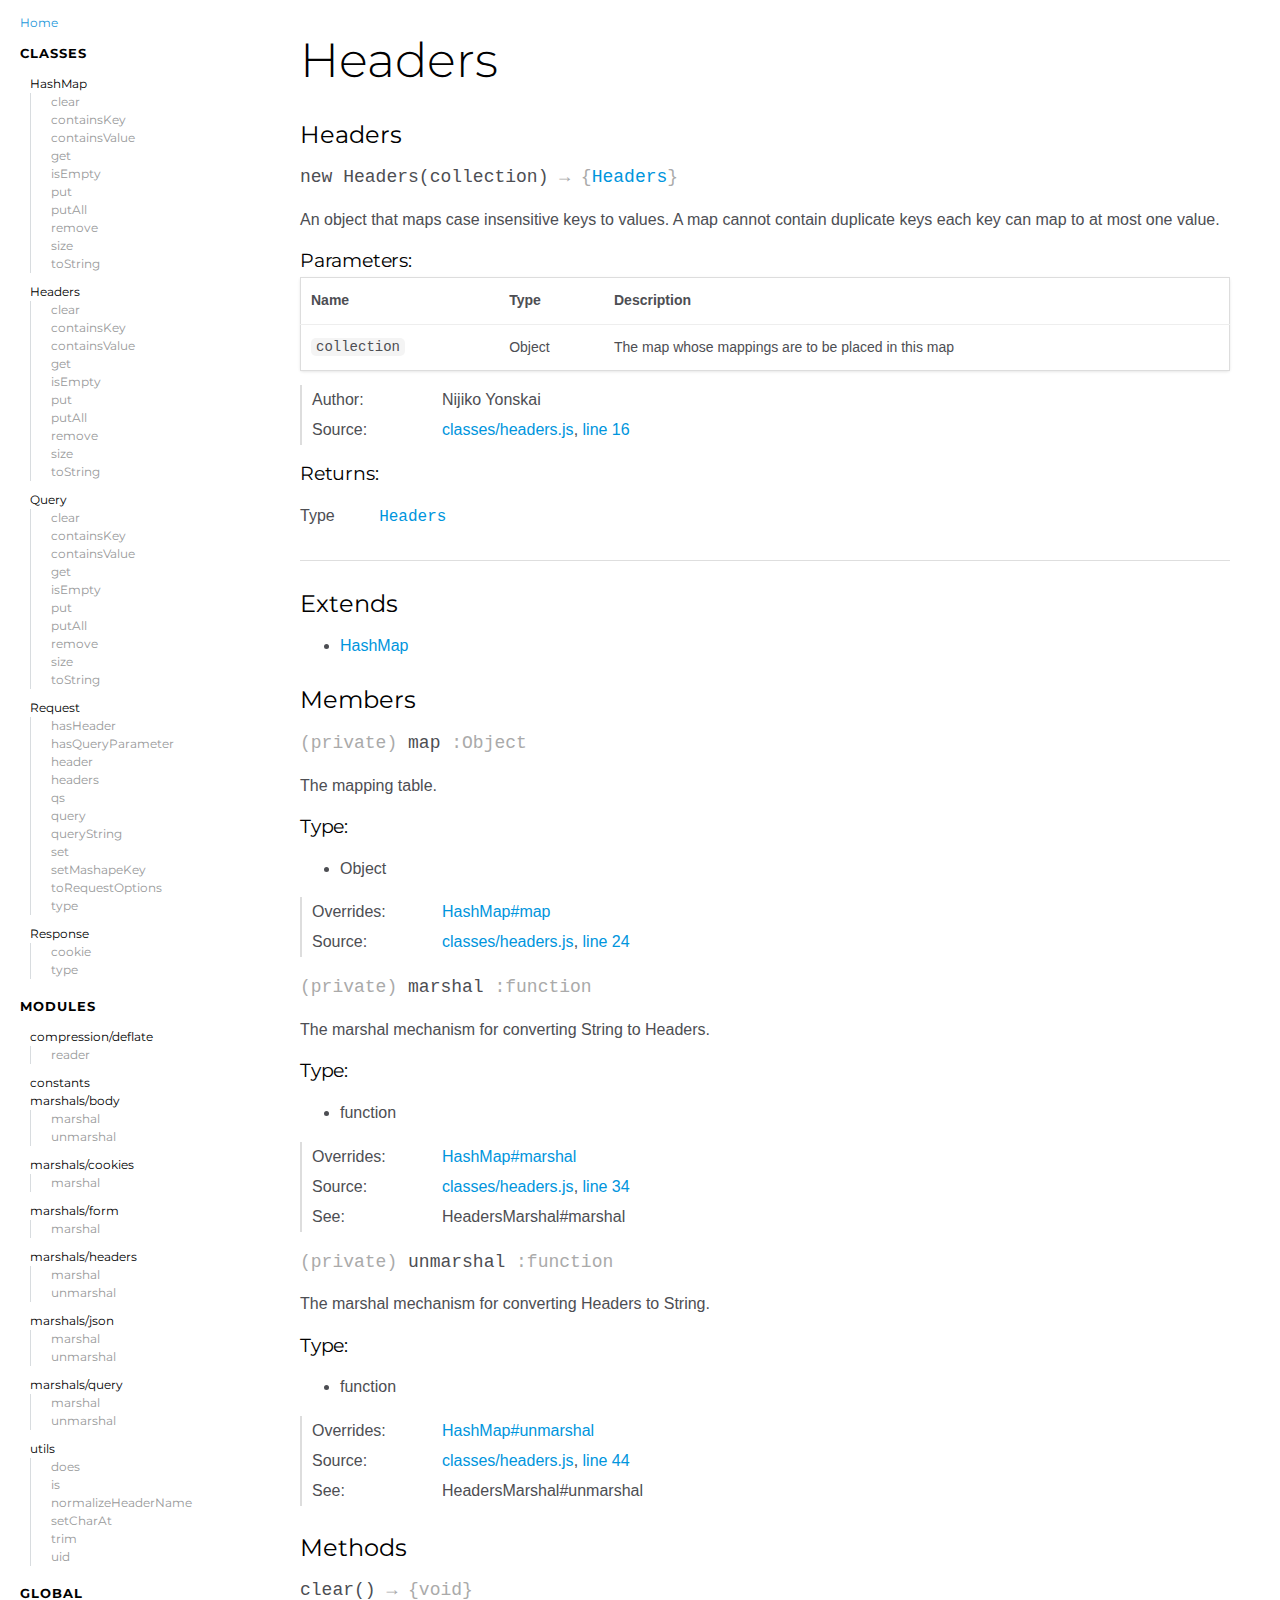
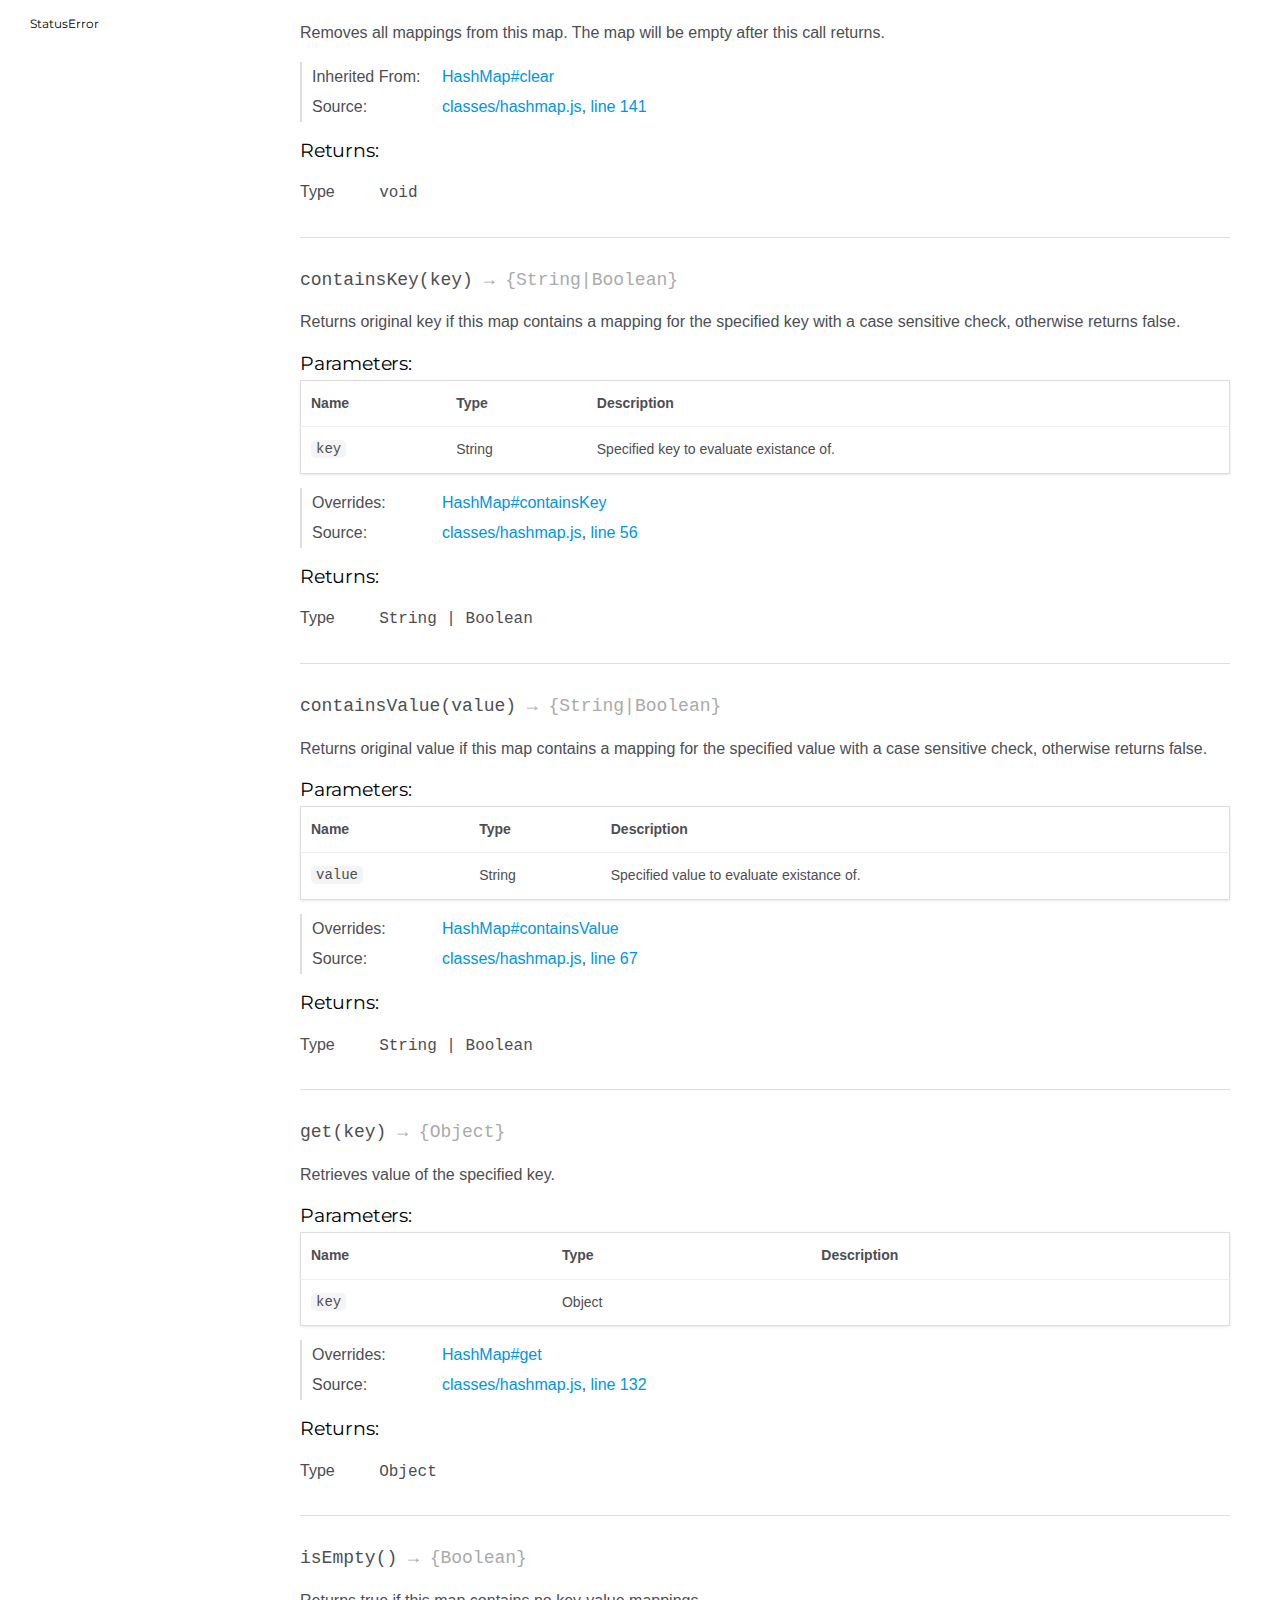
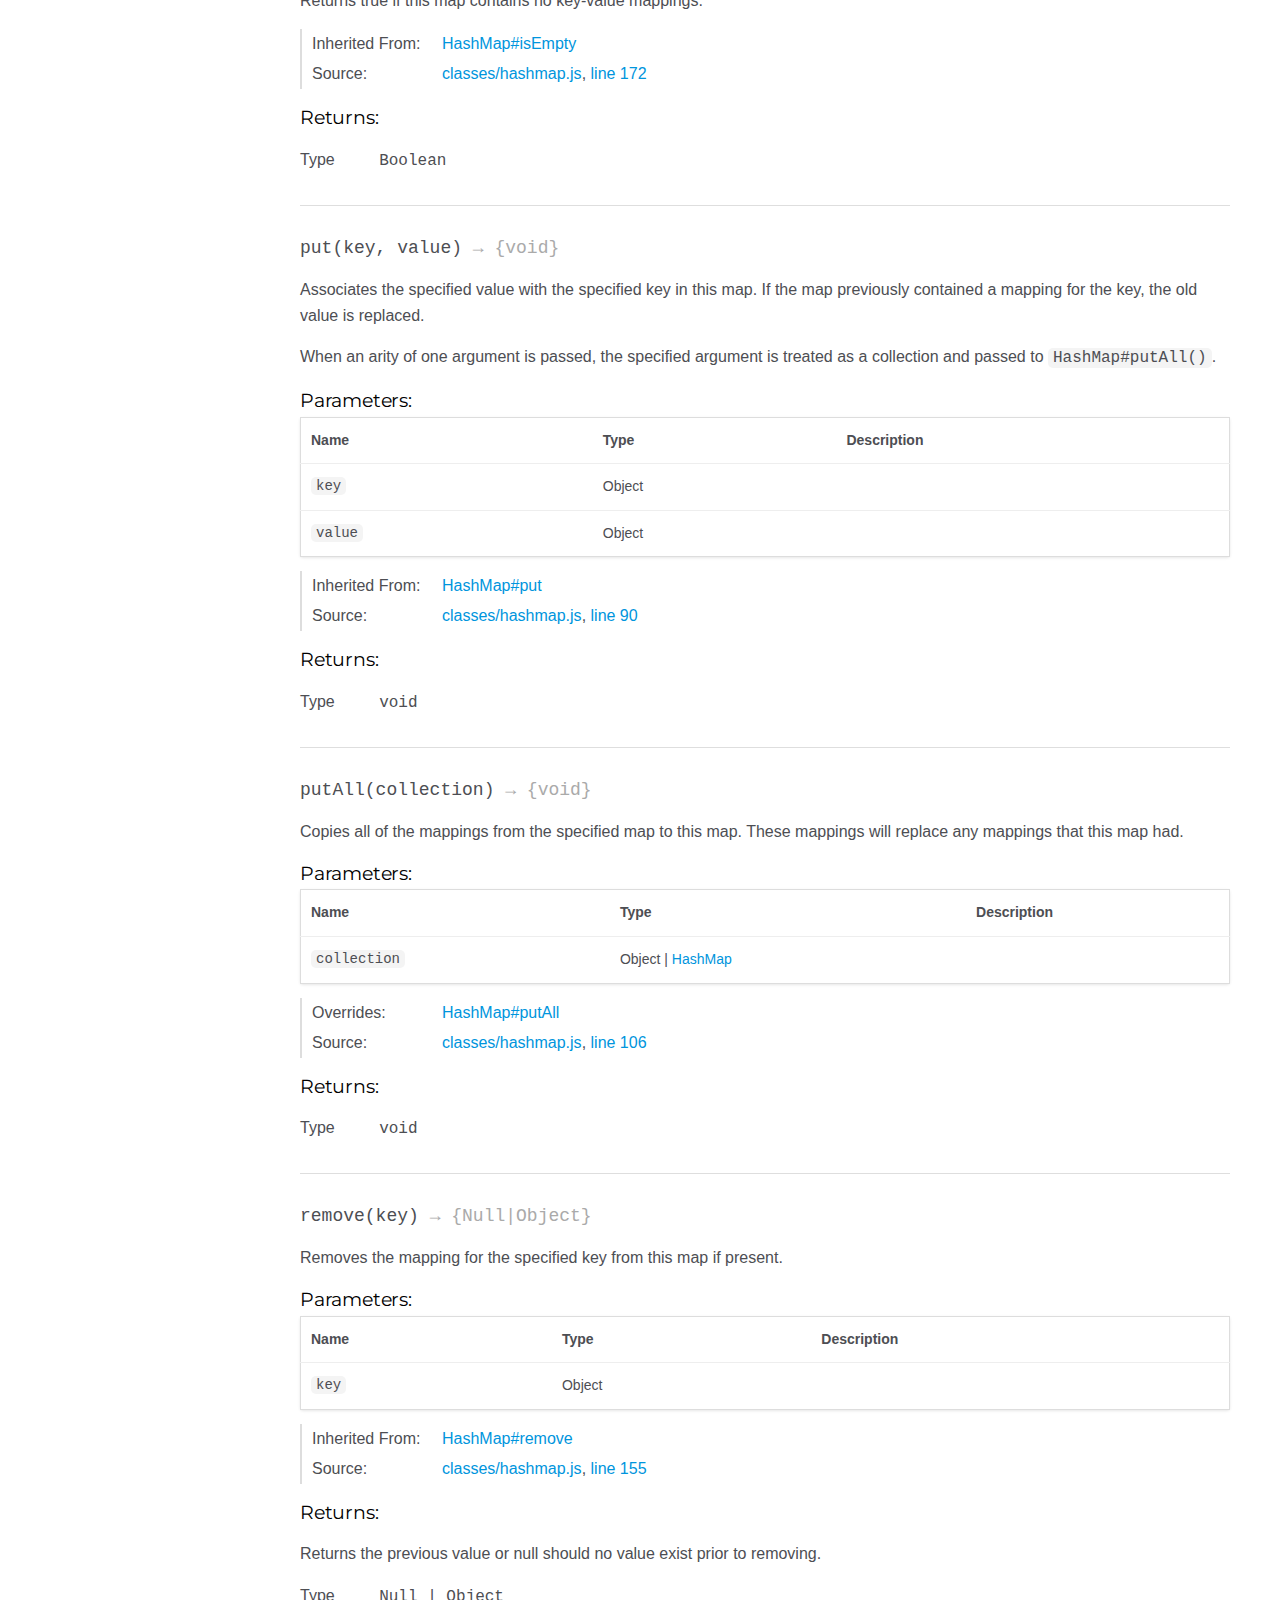
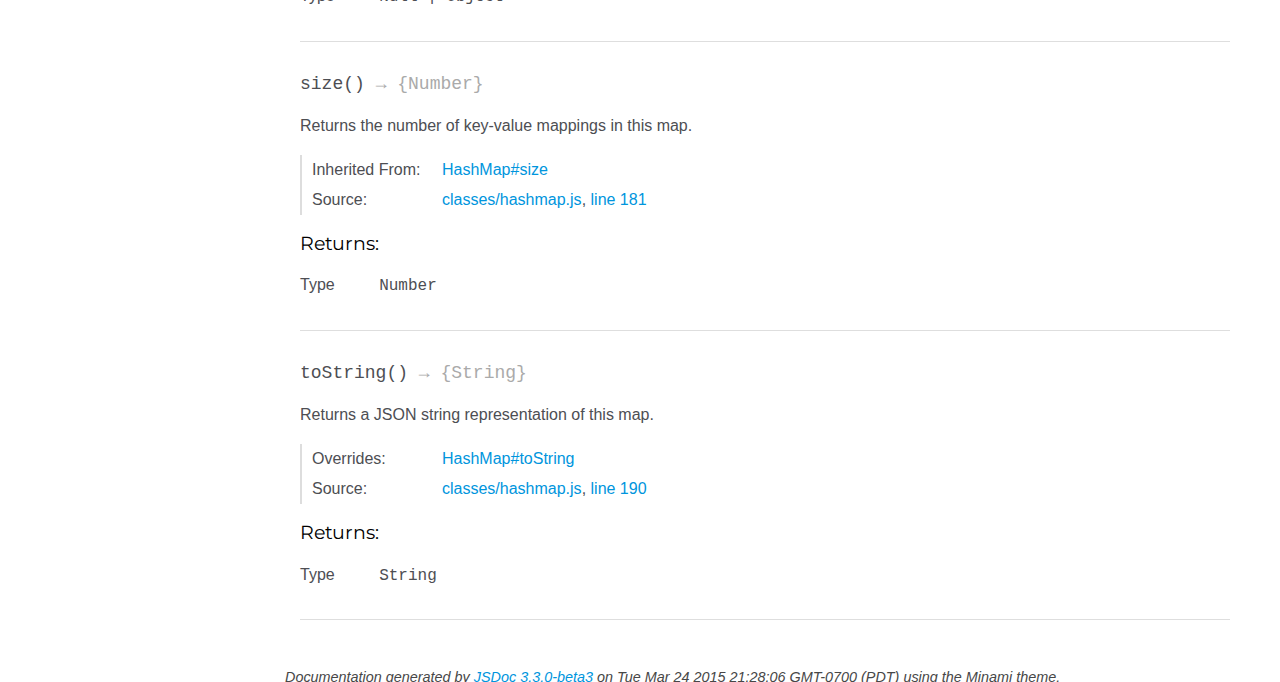
<file: Server/node_modules/unirest/docs/unirest/0.3.8/Headers.html>
<!DOCTYPE html>
<html lang="en">
<head>
    <meta charset="utf-8">
    <title>Headers - Documentation</title>

    <script src="scripts/prettify/prettify.js"></script>
    <script src="scripts/prettify/lang-css.js"></script>
    <!--[if lt IE 9]>
      <script src="//html5shiv.googlecode.com/svn/trunk/html5.js"></script>
    <![endif]-->
    <link type="text/css" rel="stylesheet" href="https://code.ionicframework.com/ionicons/2.0.1/css/ionicons.min.css">
    <link type="text/css" rel="stylesheet" href="styles/prettify-tomorrow.css">
    <link type="text/css" rel="stylesheet" href="styles/jsdoc-default.css">
</head>
<body>

<input type="checkbox" id="nav-trigger" class="nav-trigger" />
<label for="nav-trigger" class="navicon-button x">
  <div class="navicon"></div>
</label>

<label for="nav-trigger" class="overlay"></label>

<nav>
    <h2><a href="index.html">Home</a></h2><h3>Classes</h3><ul><li><a href="HashMap.html">HashMap</a><ul class='methods'><li data-type='method'><a href="HashMap.html#clear">clear</a></li><li data-type='method'><a href="HashMap.html#containsKey">containsKey</a></li><li data-type='method'><a href="HashMap.html#containsValue">containsValue</a></li><li data-type='method'><a href="HashMap.html#get">get</a></li><li data-type='method'><a href="HashMap.html#isEmpty">isEmpty</a></li><li data-type='method'><a href="HashMap.html#put">put</a></li><li data-type='method'><a href="HashMap.html#putAll">putAll</a></li><li data-type='method'><a href="HashMap.html#remove">remove</a></li><li data-type='method'><a href="HashMap.html#size">size</a></li><li data-type='method'><a href="HashMap.html#toString">toString</a></li></ul></li><li><a href="Headers.html">Headers</a><ul class='methods'><li data-type='method'><a href="Headers.html#clear">clear</a></li><li data-type='method'><a href="Headers.html#containsKey">containsKey</a></li><li data-type='method'><a href="Headers.html#containsValue">containsValue</a></li><li data-type='method'><a href="Headers.html#get">get</a></li><li data-type='method'><a href="Headers.html#isEmpty">isEmpty</a></li><li data-type='method'><a href="Headers.html#put">put</a></li><li data-type='method'><a href="Headers.html#putAll">putAll</a></li><li data-type='method'><a href="Headers.html#remove">remove</a></li><li data-type='method'><a href="Headers.html#size">size</a></li><li data-type='method'><a href="Headers.html#toString">toString</a></li></ul></li><li><a href="Query.html">Query</a><ul class='methods'><li data-type='method'><a href="Query.html#clear">clear</a></li><li data-type='method'><a href="Query.html#containsKey">containsKey</a></li><li data-type='method'><a href="Query.html#containsValue">containsValue</a></li><li data-type='method'><a href="Query.html#get">get</a></li><li data-type='method'><a href="Query.html#isEmpty">isEmpty</a></li><li data-type='method'><a href="Query.html#put">put</a></li><li data-type='method'><a href="Query.html#putAll">putAll</a></li><li data-type='method'><a href="Query.html#remove">remove</a></li><li data-type='method'><a href="Query.html#size">size</a></li><li data-type='method'><a href="Query.html#toString">toString</a></li></ul></li><li><a href="Request.html">Request</a><ul class='methods'><li data-type='method'><a href="Request.html#hasHeader">hasHeader</a></li><li data-type='method'><a href="Request.html#hasQueryParameter">hasQueryParameter</a></li><li data-type='method'><a href="Request.html#header">header</a></li><li data-type='method'><a href="Request.html#headers">headers</a></li><li data-type='method'><a href="Request.html#qs">qs</a></li><li data-type='method'><a href="Request.html#query">query</a></li><li data-type='method'><a href="Request.html#queryString">queryString</a></li><li data-type='method'><a href="Request.html#set">set</a></li><li data-type='method'><a href="Request.html#setMashapeKey">setMashapeKey</a></li><li data-type='method'><a href="Request.html#toRequestOptions">toRequestOptions</a></li><li data-type='method'><a href="Request.html#type">type</a></li></ul></li><li><a href="Response.html">Response</a><ul class='methods'><li data-type='method'><a href="Response.html#cookie">cookie</a></li><li data-type='method'><a href="Response.html#type">type</a></li></ul></li></ul><h3>Modules</h3><ul><li><a href="module-compression_deflate.html">compression/deflate</a><ul class='methods'><li data-type='method'><a href="module-compression_deflate.html#.reader">reader</a></li></ul></li><li><a href="module-constants.html">constants</a></li><li><a href="module-marshals_body.html">marshals/body</a><ul class='methods'><li data-type='method'><a href="module-marshals_body.html#.marshal">marshal</a></li><li data-type='method'><a href="module-marshals_body.html#.unmarshal">unmarshal</a></li></ul></li><li><a href="module-marshals_cookies.html">marshals/cookies</a><ul class='methods'><li data-type='method'><a href="module-marshals_cookies.html#.marshal">marshal</a></li></ul></li><li><a href="module-marshals_form.html">marshals/form</a><ul class='methods'><li data-type='method'><a href="module-marshals_form.html#.marshal">marshal</a></li></ul></li><li><a href="module-marshals_headers.html">marshals/headers</a><ul class='methods'><li data-type='method'><a href="module-marshals_headers.html#.marshal">marshal</a></li><li data-type='method'><a href="module-marshals_headers.html#.unmarshal">unmarshal</a></li></ul></li><li><a href="module-marshals_json.html">marshals/json</a><ul class='methods'><li data-type='method'><a href="module-marshals_json.html#.marshal">marshal</a></li><li data-type='method'><a href="module-marshals_json.html#.unmarshal">unmarshal</a></li></ul></li><li><a href="module-marshals_query.html">marshals/query</a><ul class='methods'><li data-type='method'><a href="module-marshals_query.html#.marshal">marshal</a></li><li data-type='method'><a href="module-marshals_query.html#.unmarshal">unmarshal</a></li></ul></li><li><a href="module-utils.html">utils</a><ul class='methods'><li data-type='method'><a href="module-utils.html#.does">does</a></li><li data-type='method'><a href="module-utils.html#.is">is</a></li><li data-type='method'><a href="module-utils.html#.normalizeHeaderName">normalizeHeaderName</a></li><li data-type='method'><a href="module-utils.html#.setCharAt">setCharAt</a></li><li data-type='method'><a href="module-utils.html#.trim">trim</a></li><li data-type='method'><a href="module-utils.html#.uid">uid</a></li></ul></li></ul><h3>Global</h3><ul><li><a href="global.html#StatusError">StatusError</a></li></ul>
</nav>

<div id="main">
    
    <h1 class="page-title">Headers</h1>
    

    




<section>

<header>
    
        <h2>
        Headers
        </h2>
        
    
</header>

<article>
    <div class="container-overview">
    
        

    

    <h4 class="name" id="Headers"><span class="type-signature"></span>new Headers<span class="signature">(collection)</span><span class="type-signature"> &rarr; {<a href="Headers.html">Headers</a>}</span></h4>

    



<div class="description">
    <p>An object that maps case insensitive keys to values. A map cannot contain duplicate keys
each key can map to at most one value.</p>
</div>









    <h5>Parameters:</h5>
    

<table class="params">
    <thead>
    <tr>
        
        <th>Name</th>
        

        <th>Type</th>

        

        

        <th class="last">Description</th>
    </tr>
    </thead>

    <tbody>
    

        <tr>
            
                <td class="name"><code>collection</code></td>
            

            <td class="type">
            
                
<span class="param-type">Object</span>


            
            </td>

            

            

            <td class="description last"><p>The map whose mappings are to be placed in this map</p></td>
        </tr>

    
    </tbody>
</table>






<dl class="details">

    

    

    

    

    

    

    

    

    
    <dt class="tag-author">Author:</dt>
    <dd class="tag-author">
        <ul>
            <li>Nijiko Yonskai</li>
        </ul>
    </dd>
    

    

    

    

    
    <dt class="tag-source">Source:</dt>
    <dd class="tag-source"><ul class="dummy"><li>
        <a href="classes_headers.js.html">classes/headers.js</a>, <a href="classes_headers.js.html#line16">line 16</a>
    </li></ul></dd>
    

    

    

    
</dl>













<h5>Returns:</h5>

        


<dl class="param-type">
    <dt>
        Type
    </dt>
    <dd>
        
<span class="param-type"><a href="Headers.html">Headers</a></span>


    </dd>
</dl>

    



    
    </div>

    
        <h3 class="subsection-title">Extends</h3>

        


    <ul>
        <li><a href="HashMap.html">HashMap</a></li>
    </ul>


    

    

    

     

    

    
        <h3 class="subsection-title">Members</h3>

        
            
<h4 class="name" id="map"><span class="type-signature">(private) </span>map<span class="type-signature"> :Object</span></h4>




<div class="description">
    <p>The mapping table.</p>
</div>



    <h5>Type:</h5>
    <ul>
        <li>
            
<span class="param-type">Object</span>


        </li>
    </ul>





<dl class="details">

    

    

    

    
    <dt class="tag-overrides">Overrides:</dt>
    <dd class="tag-overrides"><ul class="dummy"><li>
        <a href="HashMap.html#map">HashMap#map</a>
    </li></ul></dd>
    

    

    

    

    

    

    

    

    

    
    <dt class="tag-source">Source:</dt>
    <dd class="tag-source"><ul class="dummy"><li>
        <a href="classes_headers.js.html">classes/headers.js</a>, <a href="classes_headers.js.html#line24">line 24</a>
    </li></ul></dd>
    

    

    

    
</dl>






        
            
<h4 class="name" id="marshal"><span class="type-signature">(private) </span>marshal<span class="type-signature"> :function</span></h4>




<div class="description">
    <p>The marshal mechanism for converting String to Headers.</p>
</div>



    <h5>Type:</h5>
    <ul>
        <li>
            
<span class="param-type">function</span>


        </li>
    </ul>





<dl class="details">

    

    

    

    
    <dt class="tag-overrides">Overrides:</dt>
    <dd class="tag-overrides"><ul class="dummy"><li>
        <a href="HashMap.html#marshal">HashMap#marshal</a>
    </li></ul></dd>
    

    

    

    

    

    

    

    

    

    
    <dt class="tag-source">Source:</dt>
    <dd class="tag-source"><ul class="dummy"><li>
        <a href="classes_headers.js.html">classes/headers.js</a>, <a href="classes_headers.js.html#line34">line 34</a>
    </li></ul></dd>
    

    

    
    <dt class="tag-see">See:</dt>
    <dd class="tag-see">
        <ul>
            <li>HeadersMarshal#marshal</li>
        </ul>
    </dd>
    

    
</dl>






        
            
<h4 class="name" id="unmarshal"><span class="type-signature">(private) </span>unmarshal<span class="type-signature"> :function</span></h4>




<div class="description">
    <p>The marshal mechanism for converting Headers to String.</p>
</div>



    <h5>Type:</h5>
    <ul>
        <li>
            
<span class="param-type">function</span>


        </li>
    </ul>





<dl class="details">

    

    

    

    
    <dt class="tag-overrides">Overrides:</dt>
    <dd class="tag-overrides"><ul class="dummy"><li>
        <a href="HashMap.html#unmarshal">HashMap#unmarshal</a>
    </li></ul></dd>
    

    

    

    

    

    

    

    

    

    
    <dt class="tag-source">Source:</dt>
    <dd class="tag-source"><ul class="dummy"><li>
        <a href="classes_headers.js.html">classes/headers.js</a>, <a href="classes_headers.js.html#line44">line 44</a>
    </li></ul></dd>
    

    

    
    <dt class="tag-see">See:</dt>
    <dd class="tag-see">
        <ul>
            <li>HeadersMarshal#unmarshal</li>
        </ul>
    </dd>
    

    
</dl>






        
    

    
        <h3 class="subsection-title">Methods</h3>

        
            

    

    <h4 class="name" id="clear"><span class="type-signature"></span>clear<span class="signature">()</span><span class="type-signature"> &rarr; {void}</span></h4>

    



<div class="description">
    <p>Removes all mappings from this map. The map will be empty after this call returns.</p>
</div>













<dl class="details">

    

    

    
    <dt class="inherited-from">Inherited From:</dt>
    <dd class="inherited-from"><ul class="dummy"><li>
        <a href="HashMap.html#clear">HashMap#clear</a>
    </li></ul></dd>
    

    

    

    

    

    

    

    

    

    

    
    <dt class="tag-source">Source:</dt>
    <dd class="tag-source"><ul class="dummy"><li>
        <a href="classes_hashmap.js.html">classes/hashmap.js</a>, <a href="classes_hashmap.js.html#line141">line 141</a>
    </li></ul></dd>
    

    

    

    
</dl>













<h5>Returns:</h5>

        


<dl class="param-type">
    <dt>
        Type
    </dt>
    <dd>
        
<span class="param-type">void</span>


    </dd>
</dl>

    



        
            

    

    <h4 class="name" id="containsKey"><span class="type-signature"></span>containsKey<span class="signature">(key)</span><span class="type-signature"> &rarr; {String|Boolean}</span></h4>

    



<div class="description">
    <p>Returns original key if this map contains a mapping for the specified key with a case sensitive check,
otherwise returns false.</p>
</div>









    <h5>Parameters:</h5>
    

<table class="params">
    <thead>
    <tr>
        
        <th>Name</th>
        

        <th>Type</th>

        

        

        <th class="last">Description</th>
    </tr>
    </thead>

    <tbody>
    

        <tr>
            
                <td class="name"><code>key</code></td>
            

            <td class="type">
            
                
<span class="param-type">String</span>


            
            </td>

            

            

            <td class="description last"><p>Specified key to evaluate existance of.</p></td>
        </tr>

    
    </tbody>
</table>






<dl class="details">

    

    

    

    
    <dt class="tag-overrides">Overrides:</dt>
    <dd class="tag-overrides"><ul class="dummy"><li>
        <a href="HashMap.html#containsKey">HashMap#containsKey</a>
    </li></ul></dd>
    

    

    

    

    

    

    

    

    

    
    <dt class="tag-source">Source:</dt>
    <dd class="tag-source"><ul class="dummy"><li>
        <a href="classes_hashmap.js.html">classes/hashmap.js</a>, <a href="classes_hashmap.js.html#line56">line 56</a>
    </li></ul></dd>
    

    

    

    
</dl>













<h5>Returns:</h5>

        


<dl class="param-type">
    <dt>
        Type
    </dt>
    <dd>
        
<span class="param-type">String</span>
|

<span class="param-type">Boolean</span>


    </dd>
</dl>

    



        
            

    

    <h4 class="name" id="containsValue"><span class="type-signature"></span>containsValue<span class="signature">(value)</span><span class="type-signature"> &rarr; {String|Boolean}</span></h4>

    



<div class="description">
    <p>Returns original value if this map contains a mapping for the specified value with a case sensitive check,
otherwise returns false.</p>
</div>









    <h5>Parameters:</h5>
    

<table class="params">
    <thead>
    <tr>
        
        <th>Name</th>
        

        <th>Type</th>

        

        

        <th class="last">Description</th>
    </tr>
    </thead>

    <tbody>
    

        <tr>
            
                <td class="name"><code>value</code></td>
            

            <td class="type">
            
                
<span class="param-type">String</span>


            
            </td>

            

            

            <td class="description last"><p>Specified value to evaluate existance of.</p></td>
        </tr>

    
    </tbody>
</table>






<dl class="details">

    

    

    

    
    <dt class="tag-overrides">Overrides:</dt>
    <dd class="tag-overrides"><ul class="dummy"><li>
        <a href="HashMap.html#containsValue">HashMap#containsValue</a>
    </li></ul></dd>
    

    

    

    

    

    

    

    

    

    
    <dt class="tag-source">Source:</dt>
    <dd class="tag-source"><ul class="dummy"><li>
        <a href="classes_hashmap.js.html">classes/hashmap.js</a>, <a href="classes_hashmap.js.html#line67">line 67</a>
    </li></ul></dd>
    

    

    

    
</dl>













<h5>Returns:</h5>

        


<dl class="param-type">
    <dt>
        Type
    </dt>
    <dd>
        
<span class="param-type">String</span>
|

<span class="param-type">Boolean</span>


    </dd>
</dl>

    



        
            

    

    <h4 class="name" id="get"><span class="type-signature"></span>get<span class="signature">(key)</span><span class="type-signature"> &rarr; {Object}</span></h4>

    



<div class="description">
    <p>Retrieves value of the specified key.</p>
</div>









    <h5>Parameters:</h5>
    

<table class="params">
    <thead>
    <tr>
        
        <th>Name</th>
        

        <th>Type</th>

        

        

        <th class="last">Description</th>
    </tr>
    </thead>

    <tbody>
    

        <tr>
            
                <td class="name"><code>key</code></td>
            

            <td class="type">
            
                
<span class="param-type">Object</span>


            
            </td>

            

            

            <td class="description last"></td>
        </tr>

    
    </tbody>
</table>






<dl class="details">

    

    

    

    
    <dt class="tag-overrides">Overrides:</dt>
    <dd class="tag-overrides"><ul class="dummy"><li>
        <a href="HashMap.html#get">HashMap#get</a>
    </li></ul></dd>
    

    

    

    

    

    

    

    

    

    
    <dt class="tag-source">Source:</dt>
    <dd class="tag-source"><ul class="dummy"><li>
        <a href="classes_hashmap.js.html">classes/hashmap.js</a>, <a href="classes_hashmap.js.html#line132">line 132</a>
    </li></ul></dd>
    

    

    

    
</dl>













<h5>Returns:</h5>

        


<dl class="param-type">
    <dt>
        Type
    </dt>
    <dd>
        
<span class="param-type">Object</span>


    </dd>
</dl>

    



        
            

    

    <h4 class="name" id="isEmpty"><span class="type-signature"></span>isEmpty<span class="signature">()</span><span class="type-signature"> &rarr; {Boolean}</span></h4>

    



<div class="description">
    <p>Returns true if this map contains no key-value mappings.</p>
</div>













<dl class="details">

    

    

    
    <dt class="inherited-from">Inherited From:</dt>
    <dd class="inherited-from"><ul class="dummy"><li>
        <a href="HashMap.html#isEmpty">HashMap#isEmpty</a>
    </li></ul></dd>
    

    

    

    

    

    

    

    

    

    

    
    <dt class="tag-source">Source:</dt>
    <dd class="tag-source"><ul class="dummy"><li>
        <a href="classes_hashmap.js.html">classes/hashmap.js</a>, <a href="classes_hashmap.js.html#line172">line 172</a>
    </li></ul></dd>
    

    

    

    
</dl>













<h5>Returns:</h5>

        


<dl class="param-type">
    <dt>
        Type
    </dt>
    <dd>
        
<span class="param-type">Boolean</span>


    </dd>
</dl>

    



        
            

    

    <h4 class="name" id="put"><span class="type-signature"></span>put<span class="signature">(key, value)</span><span class="type-signature"> &rarr; {void}</span></h4>

    



<div class="description">
    <p>Associates the specified value with the specified key in this map. If the map previously contained a
mapping for the key, the old value is replaced.</p>
<p>When an arity of one argument is passed, the specified argument is treated as a collection and passed
to <code>HashMap#putAll()</code>.</p>
</div>









    <h5>Parameters:</h5>
    

<table class="params">
    <thead>
    <tr>
        
        <th>Name</th>
        

        <th>Type</th>

        

        

        <th class="last">Description</th>
    </tr>
    </thead>

    <tbody>
    

        <tr>
            
                <td class="name"><code>key</code></td>
            

            <td class="type">
            
                
<span class="param-type">Object</span>


            
            </td>

            

            

            <td class="description last"></td>
        </tr>

    

        <tr>
            
                <td class="name"><code>value</code></td>
            

            <td class="type">
            
                
<span class="param-type">Object</span>


            
            </td>

            

            

            <td class="description last"></td>
        </tr>

    
    </tbody>
</table>






<dl class="details">

    

    

    
    <dt class="inherited-from">Inherited From:</dt>
    <dd class="inherited-from"><ul class="dummy"><li>
        <a href="HashMap.html#put">HashMap#put</a>
    </li></ul></dd>
    

    

    

    

    

    

    

    

    

    

    
    <dt class="tag-source">Source:</dt>
    <dd class="tag-source"><ul class="dummy"><li>
        <a href="classes_hashmap.js.html">classes/hashmap.js</a>, <a href="classes_hashmap.js.html#line90">line 90</a>
    </li></ul></dd>
    

    

    

    
</dl>













<h5>Returns:</h5>

        


<dl class="param-type">
    <dt>
        Type
    </dt>
    <dd>
        
<span class="param-type">void</span>


    </dd>
</dl>

    



        
            

    

    <h4 class="name" id="putAll"><span class="type-signature"></span>putAll<span class="signature">(collection)</span><span class="type-signature"> &rarr; {void}</span></h4>

    



<div class="description">
    <p>Copies all of the mappings from the specified map to this map. These mappings will replace any
mappings that this map had.</p>
</div>









    <h5>Parameters:</h5>
    

<table class="params">
    <thead>
    <tr>
        
        <th>Name</th>
        

        <th>Type</th>

        

        

        <th class="last">Description</th>
    </tr>
    </thead>

    <tbody>
    

        <tr>
            
                <td class="name"><code>collection</code></td>
            

            <td class="type">
            
                
<span class="param-type">Object</span>
|

<span class="param-type"><a href="HashMap.html">HashMap</a></span>


            
            </td>

            

            

            <td class="description last"></td>
        </tr>

    
    </tbody>
</table>






<dl class="details">

    

    

    

    
    <dt class="tag-overrides">Overrides:</dt>
    <dd class="tag-overrides"><ul class="dummy"><li>
        <a href="HashMap.html#putAll">HashMap#putAll</a>
    </li></ul></dd>
    

    

    

    

    

    

    

    

    

    
    <dt class="tag-source">Source:</dt>
    <dd class="tag-source"><ul class="dummy"><li>
        <a href="classes_hashmap.js.html">classes/hashmap.js</a>, <a href="classes_hashmap.js.html#line106">line 106</a>
    </li></ul></dd>
    

    

    

    
</dl>













<h5>Returns:</h5>

        


<dl class="param-type">
    <dt>
        Type
    </dt>
    <dd>
        
<span class="param-type">void</span>


    </dd>
</dl>

    



        
            

    

    <h4 class="name" id="remove"><span class="type-signature"></span>remove<span class="signature">(key)</span><span class="type-signature"> &rarr; {Null|Object}</span></h4>

    



<div class="description">
    <p>Removes the mapping for the specified key from this map if present.</p>
</div>









    <h5>Parameters:</h5>
    

<table class="params">
    <thead>
    <tr>
        
        <th>Name</th>
        

        <th>Type</th>

        

        

        <th class="last">Description</th>
    </tr>
    </thead>

    <tbody>
    

        <tr>
            
                <td class="name"><code>key</code></td>
            

            <td class="type">
            
                
<span class="param-type">Object</span>


            
            </td>

            

            

            <td class="description last"></td>
        </tr>

    
    </tbody>
</table>






<dl class="details">

    

    

    
    <dt class="inherited-from">Inherited From:</dt>
    <dd class="inherited-from"><ul class="dummy"><li>
        <a href="HashMap.html#remove">HashMap#remove</a>
    </li></ul></dd>
    

    

    

    

    

    

    

    

    

    

    
    <dt class="tag-source">Source:</dt>
    <dd class="tag-source"><ul class="dummy"><li>
        <a href="classes_hashmap.js.html">classes/hashmap.js</a>, <a href="classes_hashmap.js.html#line155">line 155</a>
    </li></ul></dd>
    

    

    

    
</dl>













<h5>Returns:</h5>

        
<div class="param-desc">
    <p>Returns the previous value or null should no value exist prior to removing.</p>
</div>



<dl class="param-type">
    <dt>
        Type
    </dt>
    <dd>
        
<span class="param-type">Null</span>
|

<span class="param-type">Object</span>


    </dd>
</dl>

    



        
            

    

    <h4 class="name" id="size"><span class="type-signature"></span>size<span class="signature">()</span><span class="type-signature"> &rarr; {Number}</span></h4>

    



<div class="description">
    <p>Returns the number of key-value mappings in this map.</p>
</div>













<dl class="details">

    

    

    
    <dt class="inherited-from">Inherited From:</dt>
    <dd class="inherited-from"><ul class="dummy"><li>
        <a href="HashMap.html#size">HashMap#size</a>
    </li></ul></dd>
    

    

    

    

    

    

    

    

    

    

    
    <dt class="tag-source">Source:</dt>
    <dd class="tag-source"><ul class="dummy"><li>
        <a href="classes_hashmap.js.html">classes/hashmap.js</a>, <a href="classes_hashmap.js.html#line181">line 181</a>
    </li></ul></dd>
    

    

    

    
</dl>













<h5>Returns:</h5>

        


<dl class="param-type">
    <dt>
        Type
    </dt>
    <dd>
        
<span class="param-type">Number</span>


    </dd>
</dl>

    



        
            

    

    <h4 class="name" id="toString"><span class="type-signature"></span>toString<span class="signature">()</span><span class="type-signature"> &rarr; {String}</span></h4>

    



<div class="description">
    <p>Returns a JSON string representation of this map.</p>
</div>













<dl class="details">

    

    

    

    
    <dt class="tag-overrides">Overrides:</dt>
    <dd class="tag-overrides"><ul class="dummy"><li>
        <a href="HashMap.html#toString">HashMap#toString</a>
    </li></ul></dd>
    

    

    

    

    

    

    

    

    

    
    <dt class="tag-source">Source:</dt>
    <dd class="tag-source"><ul class="dummy"><li>
        <a href="classes_hashmap.js.html">classes/hashmap.js</a>, <a href="classes_hashmap.js.html#line190">line 190</a>
    </li></ul></dd>
    

    

    

    
</dl>













<h5>Returns:</h5>

        


<dl class="param-type">
    <dt>
        Type
    </dt>
    <dd>
        
<span class="param-type">String</span>


    </dd>
</dl>

    



        
    

    

    
</article>

</section>




</div>

<br class="clear">

<footer>
    Documentation generated by <a href="https://github.com/jsdoc3/jsdoc">JSDoc 3.3.0-beta3</a> on Tue Mar 24 2015 21:28:06 GMT-0700 (PDT) using the Minami theme.
</footer>

<script>prettyPrint();</script>
<script src="scripts/linenumber.js"></script>
</body>
</html>
</file>
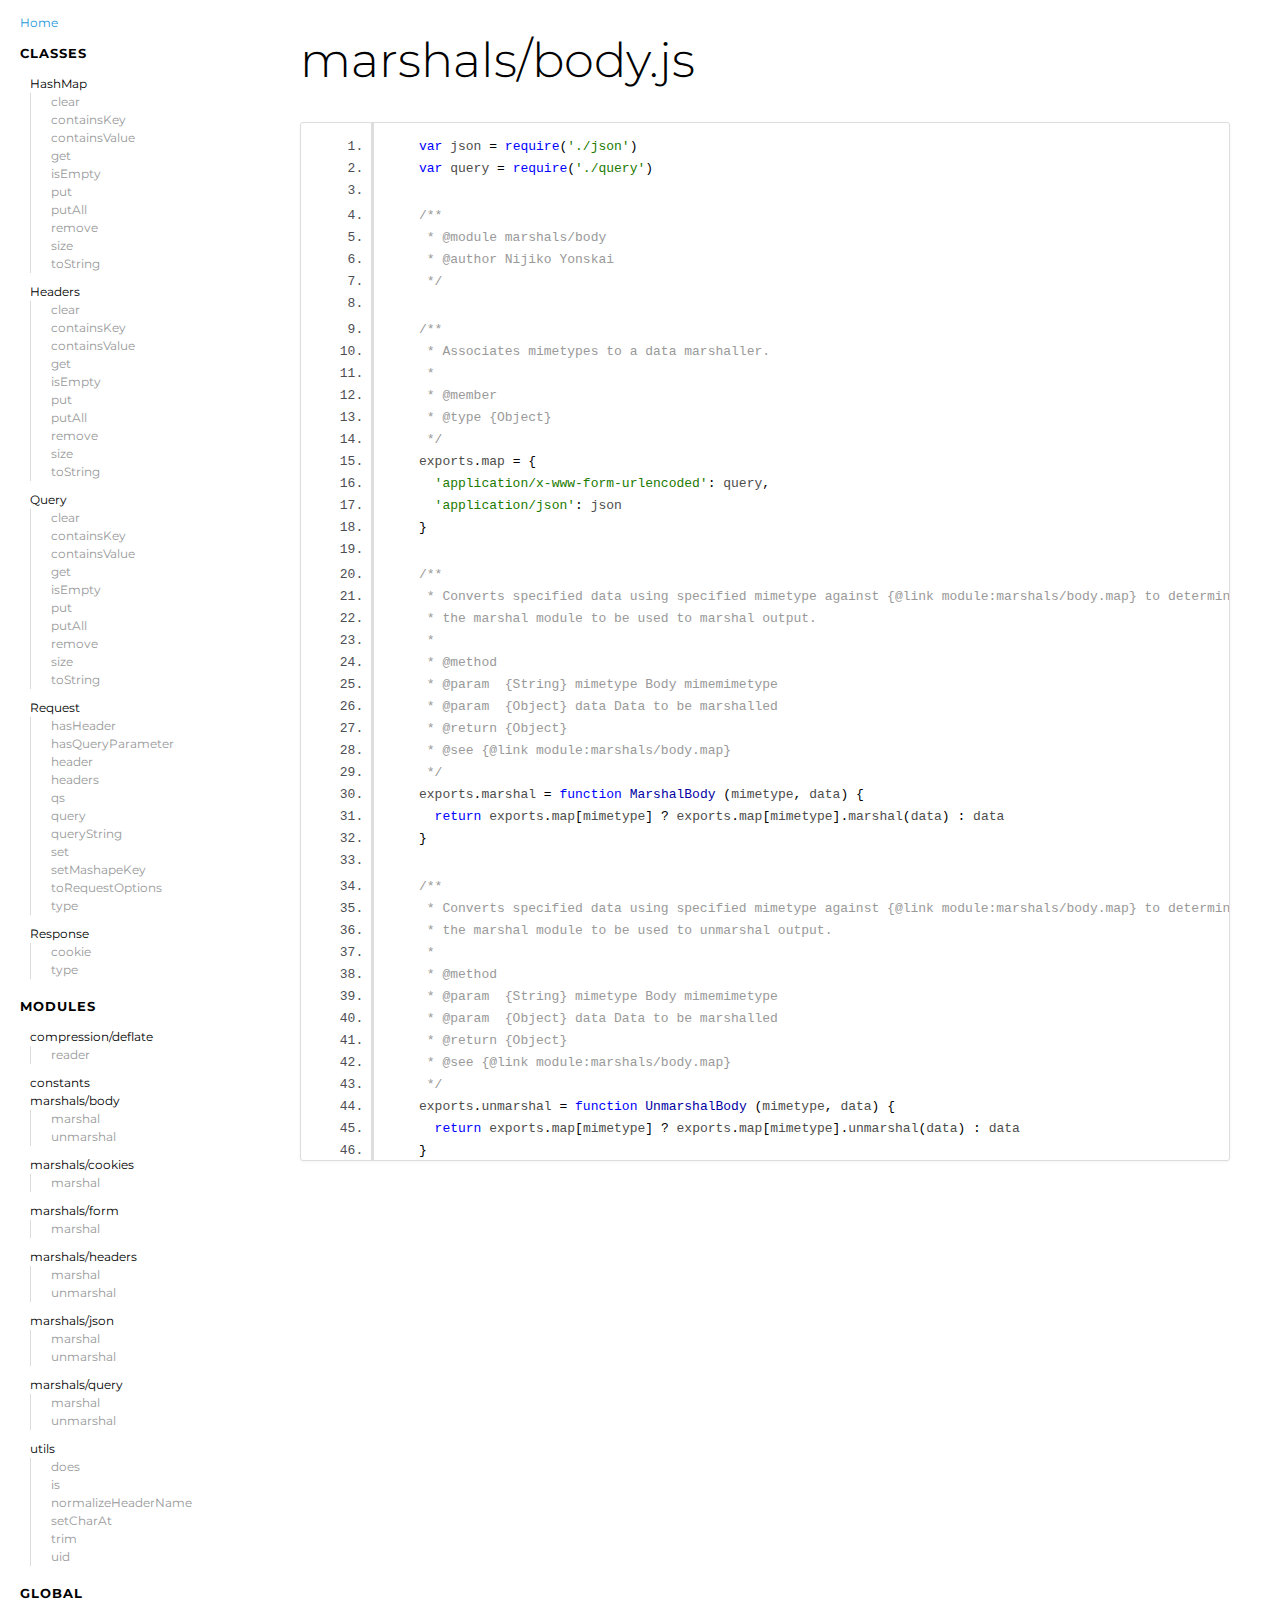
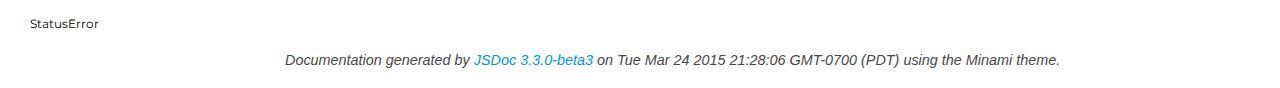
<file: Server/node_modules/unirest/docs/unirest/0.3.8/marshals_body.js.html>
<!DOCTYPE html>
<html lang="en">
<head>
    <meta charset="utf-8">
    <title>marshals/body.js - Documentation</title>

    <script src="scripts/prettify/prettify.js"></script>
    <script src="scripts/prettify/lang-css.js"></script>
    <!--[if lt IE 9]>
      <script src="//html5shiv.googlecode.com/svn/trunk/html5.js"></script>
    <![endif]-->
    <link type="text/css" rel="stylesheet" href="https://code.ionicframework.com/ionicons/2.0.1/css/ionicons.min.css">
    <link type="text/css" rel="stylesheet" href="styles/prettify-tomorrow.css">
    <link type="text/css" rel="stylesheet" href="styles/jsdoc-default.css">
</head>
<body>

<input type="checkbox" id="nav-trigger" class="nav-trigger" />
<label for="nav-trigger" class="navicon-button x">
  <div class="navicon"></div>
</label>

<label for="nav-trigger" class="overlay"></label>

<nav>
    <h2><a href="index.html">Home</a></h2><h3>Classes</h3><ul><li><a href="HashMap.html">HashMap</a><ul class='methods'><li data-type='method'><a href="HashMap.html#clear">clear</a></li><li data-type='method'><a href="HashMap.html#containsKey">containsKey</a></li><li data-type='method'><a href="HashMap.html#containsValue">containsValue</a></li><li data-type='method'><a href="HashMap.html#get">get</a></li><li data-type='method'><a href="HashMap.html#isEmpty">isEmpty</a></li><li data-type='method'><a href="HashMap.html#put">put</a></li><li data-type='method'><a href="HashMap.html#putAll">putAll</a></li><li data-type='method'><a href="HashMap.html#remove">remove</a></li><li data-type='method'><a href="HashMap.html#size">size</a></li><li data-type='method'><a href="HashMap.html#toString">toString</a></li></ul></li><li><a href="Headers.html">Headers</a><ul class='methods'><li data-type='method'><a href="Headers.html#clear">clear</a></li><li data-type='method'><a href="Headers.html#containsKey">containsKey</a></li><li data-type='method'><a href="Headers.html#containsValue">containsValue</a></li><li data-type='method'><a href="Headers.html#get">get</a></li><li data-type='method'><a href="Headers.html#isEmpty">isEmpty</a></li><li data-type='method'><a href="Headers.html#put">put</a></li><li data-type='method'><a href="Headers.html#putAll">putAll</a></li><li data-type='method'><a href="Headers.html#remove">remove</a></li><li data-type='method'><a href="Headers.html#size">size</a></li><li data-type='method'><a href="Headers.html#toString">toString</a></li></ul></li><li><a href="Query.html">Query</a><ul class='methods'><li data-type='method'><a href="Query.html#clear">clear</a></li><li data-type='method'><a href="Query.html#containsKey">containsKey</a></li><li data-type='method'><a href="Query.html#containsValue">containsValue</a></li><li data-type='method'><a href="Query.html#get">get</a></li><li data-type='method'><a href="Query.html#isEmpty">isEmpty</a></li><li data-type='method'><a href="Query.html#put">put</a></li><li data-type='method'><a href="Query.html#putAll">putAll</a></li><li data-type='method'><a href="Query.html#remove">remove</a></li><li data-type='method'><a href="Query.html#size">size</a></li><li data-type='method'><a href="Query.html#toString">toString</a></li></ul></li><li><a href="Request.html">Request</a><ul class='methods'><li data-type='method'><a href="Request.html#hasHeader">hasHeader</a></li><li data-type='method'><a href="Request.html#hasQueryParameter">hasQueryParameter</a></li><li data-type='method'><a href="Request.html#header">header</a></li><li data-type='method'><a href="Request.html#headers">headers</a></li><li data-type='method'><a href="Request.html#qs">qs</a></li><li data-type='method'><a href="Request.html#query">query</a></li><li data-type='method'><a href="Request.html#queryString">queryString</a></li><li data-type='method'><a href="Request.html#set">set</a></li><li data-type='method'><a href="Request.html#setMashapeKey">setMashapeKey</a></li><li data-type='method'><a href="Request.html#toRequestOptions">toRequestOptions</a></li><li data-type='method'><a href="Request.html#type">type</a></li></ul></li><li><a href="Response.html">Response</a><ul class='methods'><li data-type='method'><a href="Response.html#cookie">cookie</a></li><li data-type='method'><a href="Response.html#type">type</a></li></ul></li></ul><h3>Modules</h3><ul><li><a href="module-compression_deflate.html">compression/deflate</a><ul class='methods'><li data-type='method'><a href="module-compression_deflate.html#.reader">reader</a></li></ul></li><li><a href="module-constants.html">constants</a></li><li><a href="module-marshals_body.html">marshals/body</a><ul class='methods'><li data-type='method'><a href="module-marshals_body.html#.marshal">marshal</a></li><li data-type='method'><a href="module-marshals_body.html#.unmarshal">unmarshal</a></li></ul></li><li><a href="module-marshals_cookies.html">marshals/cookies</a><ul class='methods'><li data-type='method'><a href="module-marshals_cookies.html#.marshal">marshal</a></li></ul></li><li><a href="module-marshals_form.html">marshals/form</a><ul class='methods'><li data-type='method'><a href="module-marshals_form.html#.marshal">marshal</a></li></ul></li><li><a href="module-marshals_headers.html">marshals/headers</a><ul class='methods'><li data-type='method'><a href="module-marshals_headers.html#.marshal">marshal</a></li><li data-type='method'><a href="module-marshals_headers.html#.unmarshal">unmarshal</a></li></ul></li><li><a href="module-marshals_json.html">marshals/json</a><ul class='methods'><li data-type='method'><a href="module-marshals_json.html#.marshal">marshal</a></li><li data-type='method'><a href="module-marshals_json.html#.unmarshal">unmarshal</a></li></ul></li><li><a href="module-marshals_query.html">marshals/query</a><ul class='methods'><li data-type='method'><a href="module-marshals_query.html#.marshal">marshal</a></li><li data-type='method'><a href="module-marshals_query.html#.unmarshal">unmarshal</a></li></ul></li><li><a href="module-utils.html">utils</a><ul class='methods'><li data-type='method'><a href="module-utils.html#.does">does</a></li><li data-type='method'><a href="module-utils.html#.is">is</a></li><li data-type='method'><a href="module-utils.html#.normalizeHeaderName">normalizeHeaderName</a></li><li data-type='method'><a href="module-utils.html#.setCharAt">setCharAt</a></li><li data-type='method'><a href="module-utils.html#.trim">trim</a></li><li data-type='method'><a href="module-utils.html#.uid">uid</a></li></ul></li></ul><h3>Global</h3><ul><li><a href="global.html#StatusError">StatusError</a></li></ul>
</nav>

<div id="main">
    
    <h1 class="page-title">marshals/body.js</h1>
    

    



    
    <section>
        <article>
            <pre class="prettyprint source linenums"><code>var json = require('./json')
var query = require('./query')

/**
 * @module marshals/body
 * @author Nijiko Yonskai
 */

/**
 * Associates mimetypes to a data marshaller.
 *
 * @member
 * @type {Object}
 */
exports.map = {
  'application/x-www-form-urlencoded': query,
  'application/json': json
}

/**
 * Converts specified data using specified mimetype against {@link module:marshals/body.map} to determine
 * the marshal module to be used to marshal output.
 *
 * @method
 * @param  {String} mimetype Body mimemimetype
 * @param  {Object} data Data to be marshalled
 * @return {Object}
 * @see {@link module:marshals/body.map}
 */
exports.marshal = function MarshalBody (mimetype, data) {
  return exports.map[mimetype] ? exports.map[mimetype].marshal(data) : data
}

/**
 * Converts specified data using specified mimetype against {@link module:marshals/body.map} to determine
 * the marshal module to be used to unmarshal output.
 *
 * @method
 * @param  {String} mimetype Body mimemimetype
 * @param  {Object} data Data to be marshalled
 * @return {Object}
 * @see {@link module:marshals/body.map}
 */
exports.unmarshal = function UnmarshalBody (mimetype, data) {
  return exports.map[mimetype] ? exports.map[mimetype].unmarshal(data) : data
}
</code></pre>
        </article>
    </section>




</div>

<br class="clear">

<footer>
    Documentation generated by <a href="https://github.com/jsdoc3/jsdoc">JSDoc 3.3.0-beta3</a> on Tue Mar 24 2015 21:28:06 GMT-0700 (PDT) using the Minami theme.
</footer>

<script>prettyPrint();</script>
<script src="scripts/linenumber.js"></script>
</body>
</html>
</file>
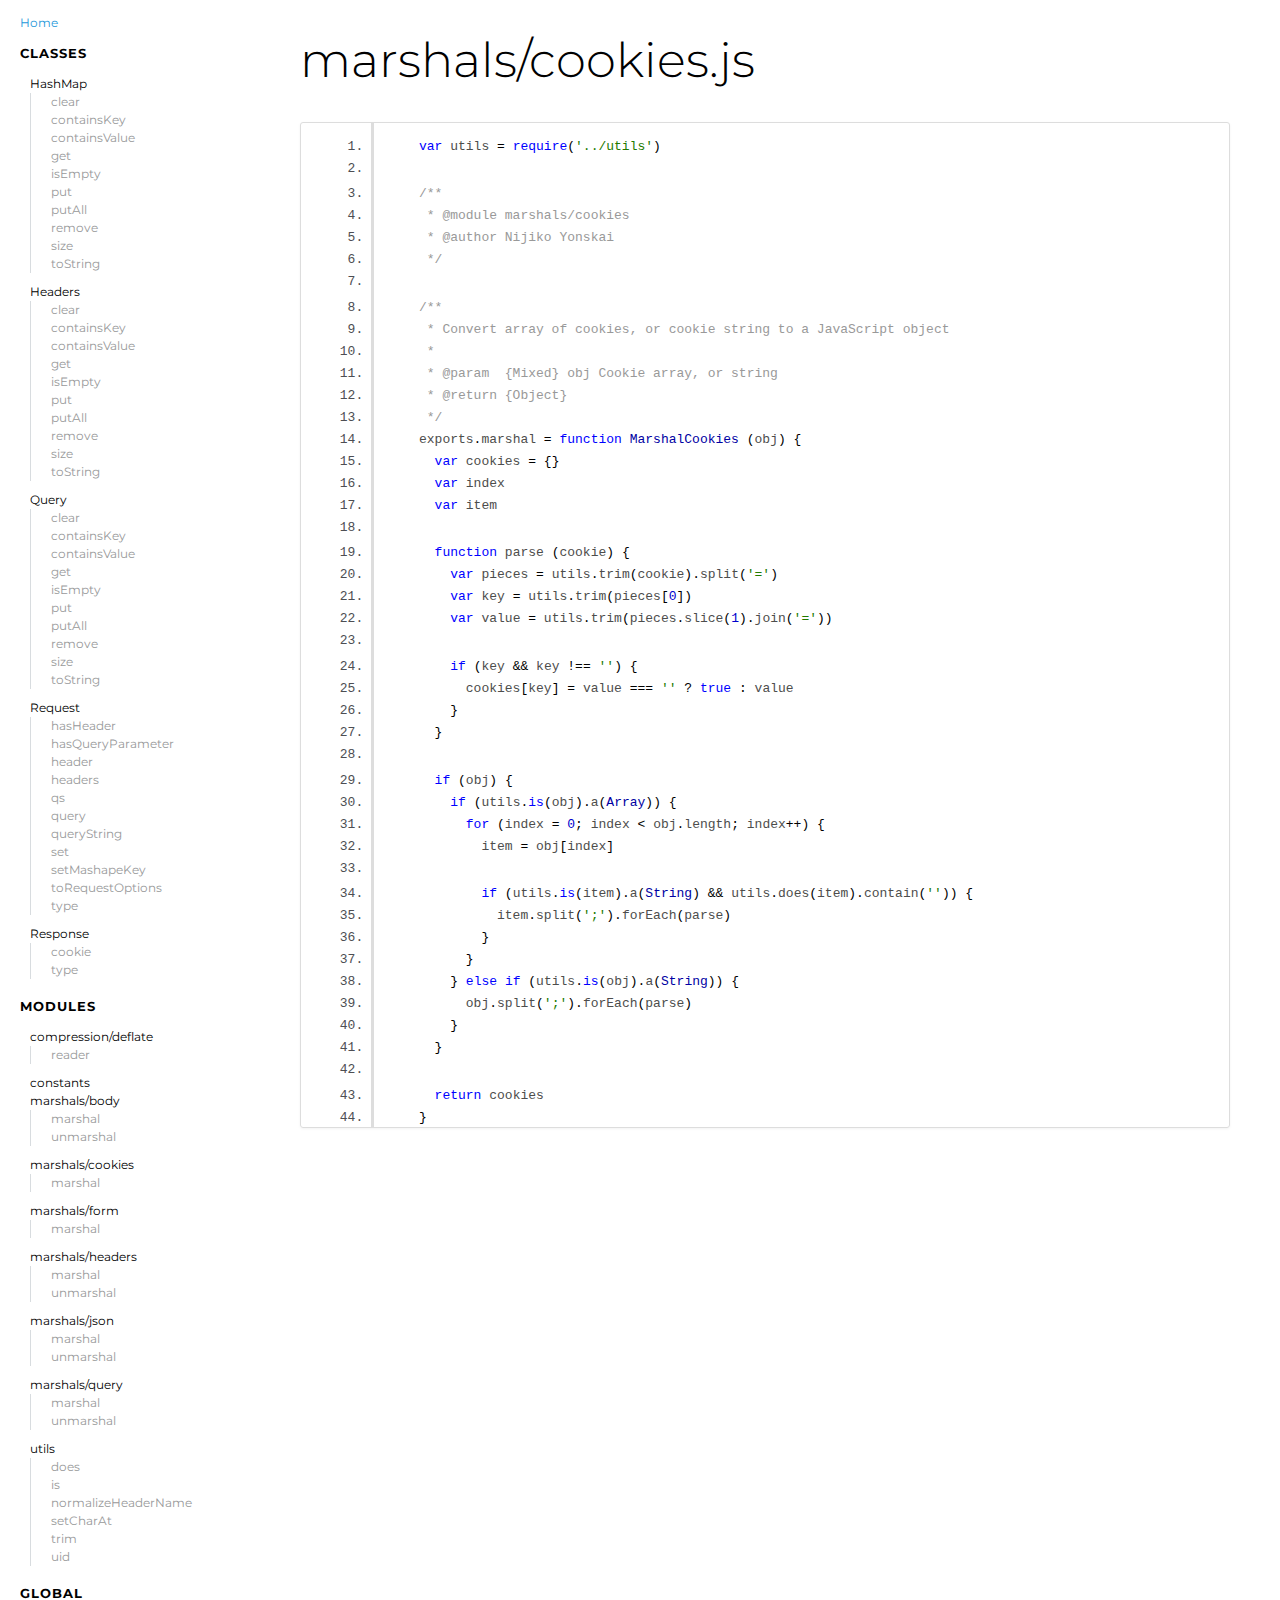
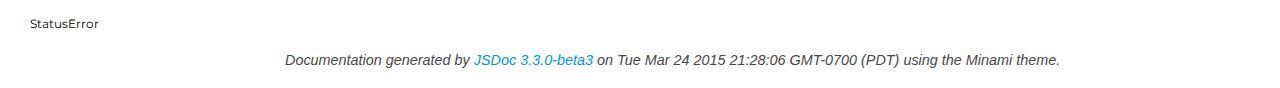
<file: Server/node_modules/unirest/docs/unirest/0.3.8/marshals_cookies.js.html>
<!DOCTYPE html>
<html lang="en">
<head>
    <meta charset="utf-8">
    <title>marshals/cookies.js - Documentation</title>

    <script src="scripts/prettify/prettify.js"></script>
    <script src="scripts/prettify/lang-css.js"></script>
    <!--[if lt IE 9]>
      <script src="//html5shiv.googlecode.com/svn/trunk/html5.js"></script>
    <![endif]-->
    <link type="text/css" rel="stylesheet" href="https://code.ionicframework.com/ionicons/2.0.1/css/ionicons.min.css">
    <link type="text/css" rel="stylesheet" href="styles/prettify-tomorrow.css">
    <link type="text/css" rel="stylesheet" href="styles/jsdoc-default.css">
</head>
<body>

<input type="checkbox" id="nav-trigger" class="nav-trigger" />
<label for="nav-trigger" class="navicon-button x">
  <div class="navicon"></div>
</label>

<label for="nav-trigger" class="overlay"></label>

<nav>
    <h2><a href="index.html">Home</a></h2><h3>Classes</h3><ul><li><a href="HashMap.html">HashMap</a><ul class='methods'><li data-type='method'><a href="HashMap.html#clear">clear</a></li><li data-type='method'><a href="HashMap.html#containsKey">containsKey</a></li><li data-type='method'><a href="HashMap.html#containsValue">containsValue</a></li><li data-type='method'><a href="HashMap.html#get">get</a></li><li data-type='method'><a href="HashMap.html#isEmpty">isEmpty</a></li><li data-type='method'><a href="HashMap.html#put">put</a></li><li data-type='method'><a href="HashMap.html#putAll">putAll</a></li><li data-type='method'><a href="HashMap.html#remove">remove</a></li><li data-type='method'><a href="HashMap.html#size">size</a></li><li data-type='method'><a href="HashMap.html#toString">toString</a></li></ul></li><li><a href="Headers.html">Headers</a><ul class='methods'><li data-type='method'><a href="Headers.html#clear">clear</a></li><li data-type='method'><a href="Headers.html#containsKey">containsKey</a></li><li data-type='method'><a href="Headers.html#containsValue">containsValue</a></li><li data-type='method'><a href="Headers.html#get">get</a></li><li data-type='method'><a href="Headers.html#isEmpty">isEmpty</a></li><li data-type='method'><a href="Headers.html#put">put</a></li><li data-type='method'><a href="Headers.html#putAll">putAll</a></li><li data-type='method'><a href="Headers.html#remove">remove</a></li><li data-type='method'><a href="Headers.html#size">size</a></li><li data-type='method'><a href="Headers.html#toString">toString</a></li></ul></li><li><a href="Query.html">Query</a><ul class='methods'><li data-type='method'><a href="Query.html#clear">clear</a></li><li data-type='method'><a href="Query.html#containsKey">containsKey</a></li><li data-type='method'><a href="Query.html#containsValue">containsValue</a></li><li data-type='method'><a href="Query.html#get">get</a></li><li data-type='method'><a href="Query.html#isEmpty">isEmpty</a></li><li data-type='method'><a href="Query.html#put">put</a></li><li data-type='method'><a href="Query.html#putAll">putAll</a></li><li data-type='method'><a href="Query.html#remove">remove</a></li><li data-type='method'><a href="Query.html#size">size</a></li><li data-type='method'><a href="Query.html#toString">toString</a></li></ul></li><li><a href="Request.html">Request</a><ul class='methods'><li data-type='method'><a href="Request.html#hasHeader">hasHeader</a></li><li data-type='method'><a href="Request.html#hasQueryParameter">hasQueryParameter</a></li><li data-type='method'><a href="Request.html#header">header</a></li><li data-type='method'><a href="Request.html#headers">headers</a></li><li data-type='method'><a href="Request.html#qs">qs</a></li><li data-type='method'><a href="Request.html#query">query</a></li><li data-type='method'><a href="Request.html#queryString">queryString</a></li><li data-type='method'><a href="Request.html#set">set</a></li><li data-type='method'><a href="Request.html#setMashapeKey">setMashapeKey</a></li><li data-type='method'><a href="Request.html#toRequestOptions">toRequestOptions</a></li><li data-type='method'><a href="Request.html#type">type</a></li></ul></li><li><a href="Response.html">Response</a><ul class='methods'><li data-type='method'><a href="Response.html#cookie">cookie</a></li><li data-type='method'><a href="Response.html#type">type</a></li></ul></li></ul><h3>Modules</h3><ul><li><a href="module-compression_deflate.html">compression/deflate</a><ul class='methods'><li data-type='method'><a href="module-compression_deflate.html#.reader">reader</a></li></ul></li><li><a href="module-constants.html">constants</a></li><li><a href="module-marshals_body.html">marshals/body</a><ul class='methods'><li data-type='method'><a href="module-marshals_body.html#.marshal">marshal</a></li><li data-type='method'><a href="module-marshals_body.html#.unmarshal">unmarshal</a></li></ul></li><li><a href="module-marshals_cookies.html">marshals/cookies</a><ul class='methods'><li data-type='method'><a href="module-marshals_cookies.html#.marshal">marshal</a></li></ul></li><li><a href="module-marshals_form.html">marshals/form</a><ul class='methods'><li data-type='method'><a href="module-marshals_form.html#.marshal">marshal</a></li></ul></li><li><a href="module-marshals_headers.html">marshals/headers</a><ul class='methods'><li data-type='method'><a href="module-marshals_headers.html#.marshal">marshal</a></li><li data-type='method'><a href="module-marshals_headers.html#.unmarshal">unmarshal</a></li></ul></li><li><a href="module-marshals_json.html">marshals/json</a><ul class='methods'><li data-type='method'><a href="module-marshals_json.html#.marshal">marshal</a></li><li data-type='method'><a href="module-marshals_json.html#.unmarshal">unmarshal</a></li></ul></li><li><a href="module-marshals_query.html">marshals/query</a><ul class='methods'><li data-type='method'><a href="module-marshals_query.html#.marshal">marshal</a></li><li data-type='method'><a href="module-marshals_query.html#.unmarshal">unmarshal</a></li></ul></li><li><a href="module-utils.html">utils</a><ul class='methods'><li data-type='method'><a href="module-utils.html#.does">does</a></li><li data-type='method'><a href="module-utils.html#.is">is</a></li><li data-type='method'><a href="module-utils.html#.normalizeHeaderName">normalizeHeaderName</a></li><li data-type='method'><a href="module-utils.html#.setCharAt">setCharAt</a></li><li data-type='method'><a href="module-utils.html#.trim">trim</a></li><li data-type='method'><a href="module-utils.html#.uid">uid</a></li></ul></li></ul><h3>Global</h3><ul><li><a href="global.html#StatusError">StatusError</a></li></ul>
</nav>

<div id="main">
    
    <h1 class="page-title">marshals/cookies.js</h1>
    

    



    
    <section>
        <article>
            <pre class="prettyprint source linenums"><code>var utils = require('../utils')

/**
 * @module marshals/cookies
 * @author Nijiko Yonskai
 */

/**
 * Convert array of cookies, or cookie string to a JavaScript object
 *
 * @param  {Mixed} obj Cookie array, or string
 * @return {Object}
 */
exports.marshal = function MarshalCookies (obj) {
  var cookies = {}
  var index
  var item

  function parse (cookie) {
    var pieces = utils.trim(cookie).split('=')
    var key = utils.trim(pieces[0])
    var value = utils.trim(pieces.slice(1).join('='))

    if (key &amp;&amp; key !== '') {
      cookies[key] = value === '' ? true : value
    }
  }

  if (obj) {
    if (utils.is(obj).a(Array)) {
      for (index = 0; index &lt; obj.length; index++) {
        item = obj[index]

        if (utils.is(item).a(String) &amp;&amp; utils.does(item).contain('')) {
          item.split(';').forEach(parse)
        }
      }
    } else if (utils.is(obj).a(String)) {
      obj.split(';').forEach(parse)
    }
  }

  return cookies
}
</code></pre>
        </article>
    </section>




</div>

<br class="clear">

<footer>
    Documentation generated by <a href="https://github.com/jsdoc3/jsdoc">JSDoc 3.3.0-beta3</a> on Tue Mar 24 2015 21:28:06 GMT-0700 (PDT) using the Minami theme.
</footer>

<script>prettyPrint();</script>
<script src="scripts/linenumber.js"></script>
</body>
</html>
</file>
<file: assets/css/style.css>
body 
{
  background: #F6F6F6;
}

img.icon
{
  position: absolute;
  max-width: 80%;
  top: 10%;
  left: 10%;
}

img.icon:empty
{
  top: 50%;
  left: 50%;
  -webkit-transform: translate(-50%, -50%);
  -moz-transform: translate(-50%, -50%);
  -ms-transform: translate(-50%, -50%);
  -o-transform: translate(-50%, -50%);
  transform: translate(-50%, -50%);
}

img.badge 
{
  position: absolute;
  bottom: 5%;
  left: 50%;
  -webkit-transform: translate(-50%, 0);
  -moz-transform: translate(-50%, 0);
  -ms-transform: translate(-50%, 0);
  -o-transform: translate(-50%, 0);
  transform: translate(-50%, 0);
}

@media screen and (orientation: portrait) {
  img.icon {
      max-width: 90%;
  }
}

@media screen and (orientation: landscape) {
  img.icon {
      max-height: 90%;
  }
}
</file>
<file: Server/node_modules/unirest/docs/unirest/0.3.8/styles/prettify-tomorrow.css>
/* Tomorrow Theme */
/* Original theme - https://github.com/chriskempson/tomorrow-theme */
/* Pretty printing styles. Used with prettify.js. */
/* SPAN elements with the classes below are added by prettyprint. */
/* plain text */
.pln {
  color: #4d4d4c; }

@media screen {
  /* string content */
  .str {
    color: hsl(104, 100%, 24%); }

  /* a keyword */
  .kwd {
    color: hsl(240, 100%, 50%); }

  /* a comment */
  .com {
    color: hsl(0, 0%, 60%); }

  /* a type name */
  .typ {
    color: hsl(240, 100%, 32%); }

  /* a literal value */
  .lit {
    color: hsl(240, 100%, 40%); }

  /* punctuation */
  .pun {
    color: #000000; }

  /* lisp open bracket */
  .opn {
    color: #000000; }

  /* lisp close bracket */
  .clo {
    color: #000000; }

  /* a markup tag name */
  .tag {
    color: #c82829; }

  /* a markup attribute name */
  .atn {
    color: #f5871f; }

  /* a markup attribute value */
  .atv {
    color: #3e999f; }

  /* a declaration */
  .dec {
    color: #f5871f; }

  /* a variable name */
  .var {
    color: #c82829; }

  /* a function name */
  .fun {
    color: #4271ae; } }
/* Use higher contrast and text-weight for printable form. */
@media print, projection {
  .str {
    color: #060; }

  .kwd {
    color: #006;
    font-weight: bold; }

  .com {
    color: #600;
    font-style: italic; }

  .typ {
    color: #404;
    font-weight: bold; }

  .lit {
    color: #044; }

  .pun, .opn, .clo {
    color: #440; }

  .tag {
    color: #006;
    font-weight: bold; }

  .atn {
    color: #404; }

  .atv {
    color: #060; } }
/* Style */
/*
pre.prettyprint {
  background: white;
  font-family: Consolas, Monaco, 'Andale Mono', monospace;
  font-size: 12px;
  line-height: 1.5;
  border: 1px solid #ccc;
  padding: 10px; }
*/

/* Specify class=linenums on a pre to get line numbering */
ol.linenums {
  margin-top: 0;
  margin-bottom: 0; }

/* IE indents via margin-left */
li.L0,
li.L1,
li.L2,
li.L3,
li.L4,
li.L5,
li.L6,
li.L7,
li.L8,
li.L9 {
  /* */ }

/* Alternate shading for lines */
li.L1,
li.L3,
li.L5,
li.L7,
li.L9 {
  /* */ }
</file>
<file: Server/node_modules/unirest/docs/unirest/0.3.8/styles/jsdoc-default.css>
@import url(http://fonts.googleapis.com/css?family=Montserrat:400,700);

* {
  box-sizing: border-box
}

html, body {
  height: 100%;
  width: 100%;
}

body {
  color: #4d4e53;
  background-color: white;
  margin: 0 auto;
  padding: 0 20px;

  font-family: 'Helvetica Neue', Helvetica, sans-serif;
  font-size: 16px;
  line-height: 160%;
}

a,
a:active {
  color: #0095dd;
  text-decoration: none;
}

a:hover {
  text-decoration: underline
}

p, ul, ol, blockquote {
  margin-bottom: 1em;
}

h1, h2, h3, h4, h5, h6 {
  font-family: 'Montserrat', sans-serif;
}

h1, h2, h3, h4, h5, h6 {
  color: #000;
  font-weight: 400;
  margin: 0;
}

h1 {
  font-weight: 300;
  font-size: 48px;
  margin: 1em 0 .5em;
}

h1.page-title {
  font-size: 48px;
  margin: 1em 30px;
}

h2 {
  font-size: 24px;
  margin: 1.5em 0 .3em;
}

h3 {
  font-size: 24px;
  margin: 1.2em 0 .3em;
}

h4 {
  font-size: 18px;
  margin: 1em 0 .2em;
  color: #4d4e53;
}

h5, .container-overview .subsection-title {
  font-size: 120%;
  letter-spacing: -0.01em;
  margin: 8px 0 3px 0;
}

h6 {
  font-size: 100%;
  letter-spacing: -0.01em;
  margin: 6px 0 3px 0;
  font-style: italic;
}

tt, code, kbd, samp {
  font-family: Consolas, Monaco, 'Andale Mono', monospace;
  background: #f4f4f4;
  padding: 1px 5px;
  border-radius: 5px;
}

.class-description {
  font-size: 130%;
  line-height: 140%;
  margin-bottom: 1em;
  margin-top: 1em;
}

.class-description:empty {
  margin: 0
}

#main {
  float: left;
  min-width: 360px;
  width: calc(100% - 250px);
}

header {
  display: block
}

section {
  display: block;
  background-color: #fff;
  padding: 0 30px;
}

.variation {
  display: none
}

.signature-attributes {
  font-size: 60%;
  color: #aaa;
  font-style: italic;
  font-weight: lighter;
}

nav {
  float: left;
  display: block;
  width: 250px;
  background: #fff;
  overflow: auto;
}

nav h3 {
  margin-top: 12px;
  font-size: 13px;
  text-transform: uppercase;
  letter-spacing: 1px;
  font-weight: 700;
  line-height: 24px;
  margin: 15px 0 10px;
  padding: 0;
  color: #000;
}

nav ul {
  font-family: 'Lucida Grande', 'Lucida Sans Unicode', arial, sans-serif;
  font-size: 100%;
  line-height: 17px;
  padding: 0;
  margin: 0;
  list-style-type: none;
}

nav ul a,
nav ul a:active {
  font-family: 'Montserrat', sans-serif;
  line-height: 18px;
  padding: 0;
  display: block;
  font-size: 12px;
}

nav ul a:hover,
nav ul a:active {
  color: hsl(200, 100%, 43%);
  text-decoration: none;
}

nav > ul {
  padding: 0 10px;
}

nav > ul > li > a {
  color: #000;
}

nav ul ul {
  margin-bottom: 10px
}

nav ul ul a {
  color: hsl(207, 1%, 60%);
  border-left: 1px solid hsl(207, 10%, 86%);
}

nav ul ul a,
nav ul ul a:active {
  padding-left: 20px
}

nav h2 {
   font-size: 12px;
   margin: 0;
   padding: 0;
}

nav > h2 > a {
   display: block;
   margin: 10px 0 -10px;
   color: hsl(202, 71%, 50%) !important;
}

footer {
  color: hsl(0, 0%, 28%);
  margin-left: 250px;
  display: block;
  padding: 15px;
  font-style: italic;
  font-size: 90%;
}

.ancestors {
  color: #999
}

.ancestors a {
   color: #999 !important;
   text-decoration: none;
}

.clear {
  clear: both
}

.important {
  font-weight: bold;
  color: #950B02;
}

.yes-def {
  text-indent: -1000px
}

.type-signature {
  color: #aaa
}

.name, .signature {
  font-family: Consolas, Monaco, 'Andale Mono', monospace
}

.details {
  margin-top: 14px;
  border-left: 2px solid #DDD;
  line-height: 30px;
}

.details dt {
   width: 120px;
   float: left;
   padding-left: 10px;
}

.details dd {
   margin-left: 70px
}

.details ul {
   margin: 0
}

.details ul {
   list-style-type: none
}

.details li {
   margin-left: 30px
}

.details pre.prettyprint {
   margin: 0
}

.details .object-value {
   padding-top: 0
}

.description {
  margin-bottom: 1em;
  margin-top: 1em;
}

.code-caption {
  font-style: italic;
  font-size: 107%;
  margin: 0;
}

.prettyprint {
  font-size: 13px;
  border: 1px solid #ddd;
  border-radius: 3px;
  box-shadow: 0 1px 3px hsla(0, 0%, 0%, 0.05);
  overflow: auto;
}

.prettyprint.source {
  width: inherit
}

.prettyprint code {
  font-size: 100%;
  line-height: 18px;
  display: block;
  margin: 0 30px;
  background-color: #fff;
  color: #4D4E53;
}

.prettyprint > code {
  padding: 15px
}

.prettyprint .linenums code {
  padding: 0 15px
}

.prettyprint .linenums li:first-of-type code {
  padding-top: 15px
}

.prettyprint code span.line {
  display: inline-block
}

.prettyprint.linenums {
  padding-left: 70px;
  -webkit-user-select: none;
  -moz-user-select: none;
  -ms-user-select: none;
  user-select: none;
}

.prettyprint.linenums ol {
   padding-left: 0
}

.prettyprint.linenums li {
   border-left: 3px #ddd solid
}

.prettyprint.linenums li.selected, .prettyprint.linenums li.selected * {
   background-color: lightyellow
}

.prettyprint.linenums li * {
   -webkit-user-select: text;
   -moz-user-select: text;
   -ms-user-select: text;
   user-select: text;
}

.params, .props {
  border-spacing: 0;
  border: 1px solid #ddd;
  border-collapse: collapse;
  border-radius: 3px;
  box-shadow: 0 1px 3px rgba(0,0,0,0.1);
  width: 100%;
  font-size: 14px;
}

.params .name, .props .name, .name code {
   color: #4D4E53;
   font-family: Consolas, Monaco, 'Andale Mono', monospace;
   font-size: 100%;
}

.params td, .params th, .props td, .props th {
   margin: 0px;
   text-align: left;
   vertical-align: top;
   padding: 10px;
   display: table-cell;
}

.params td {
   border-top: 1px solid #eee
}

.params thead tr, .props thead tr {
   background-color: #fff;
   font-weight: bold;
}

.params .params thead tr, .props .props thead tr {
   background-color: #fff;
   font-weight: bold;
}

.params td.description > p:first-child, .props td.description > p:first-child {
   margin-top: 0;
   padding-top: 0;
}

.params td.description > p:last-child, .props td.description > p:last-child {
   margin-bottom: 0;
   padding-bottom: 0;
}

dl.param-type {
  border-bottom: 1px solid hsl(0, 0%, 87%);
  margin-bottom: 30px;
  padding-bottom: 30px;
}

.param-type dt, .param-type dd {
  display: inline-block
}

.param-type dd {
  font-family: Consolas, Monaco, 'Andale Mono', monospace
}

.disabled {
  color: #454545
}

/* navicon button */
.navicon-button {
  display: none;
  position: relative;
  padding: 2.0625rem 1.5rem;
  transition: 0.25s;
  cursor: pointer;
  user-select: none;
  opacity: .8;
}
.navicon-button .navicon:before, .navicon-button .navicon:after {
  transition: 0.25s;
}
.navicon-button:hover {
  transition: 0.5s;
  opacity: 1;
}
.navicon-button:hover .navicon:before, .navicon-button:hover .navicon:after {
  transition: 0.25s;
}
.navicon-button:hover .navicon:before {
  top: .825rem;
}
.navicon-button:hover .navicon:after {
  top: -.825rem;
}

/* navicon */
.navicon {
  position: relative;
  width: 2.5em;
  height: .3125rem;
  background: #000;
  transition: 0.3s;
  border-radius: 2.5rem;
}
.navicon:before, .navicon:after {
  display: block;
  content: "";
  height: .3125rem;
  width: 2.5rem;
  background: #000;
  position: absolute;
  z-index: -1;
  transition: 0.3s 0.25s;
  border-radius: 1rem;
}
.navicon:before {
  top: .625rem;
}
.navicon:after {
  top: -.625rem;
}

/* open */
.nav-trigger:checked + label:not(.steps) .navicon:before,
.nav-trigger:checked + label:not(.steps) .navicon:after {
  top: 0 !important;
}

.nav-trigger:checked + label .navicon:before,
.nav-trigger:checked + label .navicon:after {
  transition: 0.5s;
}

/* Minus */
.nav-trigger:checked + label {
  transform: scale(0.75);
}

/* × and + */
.nav-trigger:checked + label.plus .navicon,
.nav-trigger:checked + label.x .navicon {
  background: transparent;
}

.nav-trigger:checked + label.plus .navicon:before,
.nav-trigger:checked + label.x .navicon:before {
  transform: rotate(-45deg);
  background: #FFF;
}

.nav-trigger:checked + label.plus .navicon:after,
.nav-trigger:checked + label.x .navicon:after {
  transform: rotate(45deg);
  background: #FFF;
}

.nav-trigger:checked + label.plus {
  transform: scale(0.75) rotate(45deg);
}

.nav-trigger:checked ~ nav {
  left: 0 !important;
}

.nav-trigger:checked ~ .overlay {
  display: block;
}

.nav-trigger {
  position: fixed;
  top: 0;
  clip: rect(0, 0, 0, 0);
}

.overlay {
  display: none;
  position: fixed;
  top: 0;
  bottom: 0;
  left: 0;
  right: 0;
  width: 100%;
  height: 100%;
  background: hsla(0, 0%, 0%, 0.5);
  z-index: 1;
}

@media only screen and (min-width: 320px) and (max-width: 680px) {
  body {
    overflow-x: hidden;
  }

  nav {
    background: #FFF;
    width: 250px;
    height: 100%;
    position: fixed;
    top: 0;
    right: 0;
    bottom: 0;
    left: -250px;
    z-index: 3;
    padding: 0 10px;
    transition: left 0.2s;
  }

  .navicon-button {
    display: inline-block;
    position: fixed;
    top: 1.5em;
    right: 0;
    z-index: 2;
  }

  #main {
    width: 100%;
    min-width: 360px;
  }

  #main h1.page-title {
    margin: 1em 0;
  }

  #main section {
    padding: 0;
  }

  footer {
    margin-left: 0;
  }
}
</file>
